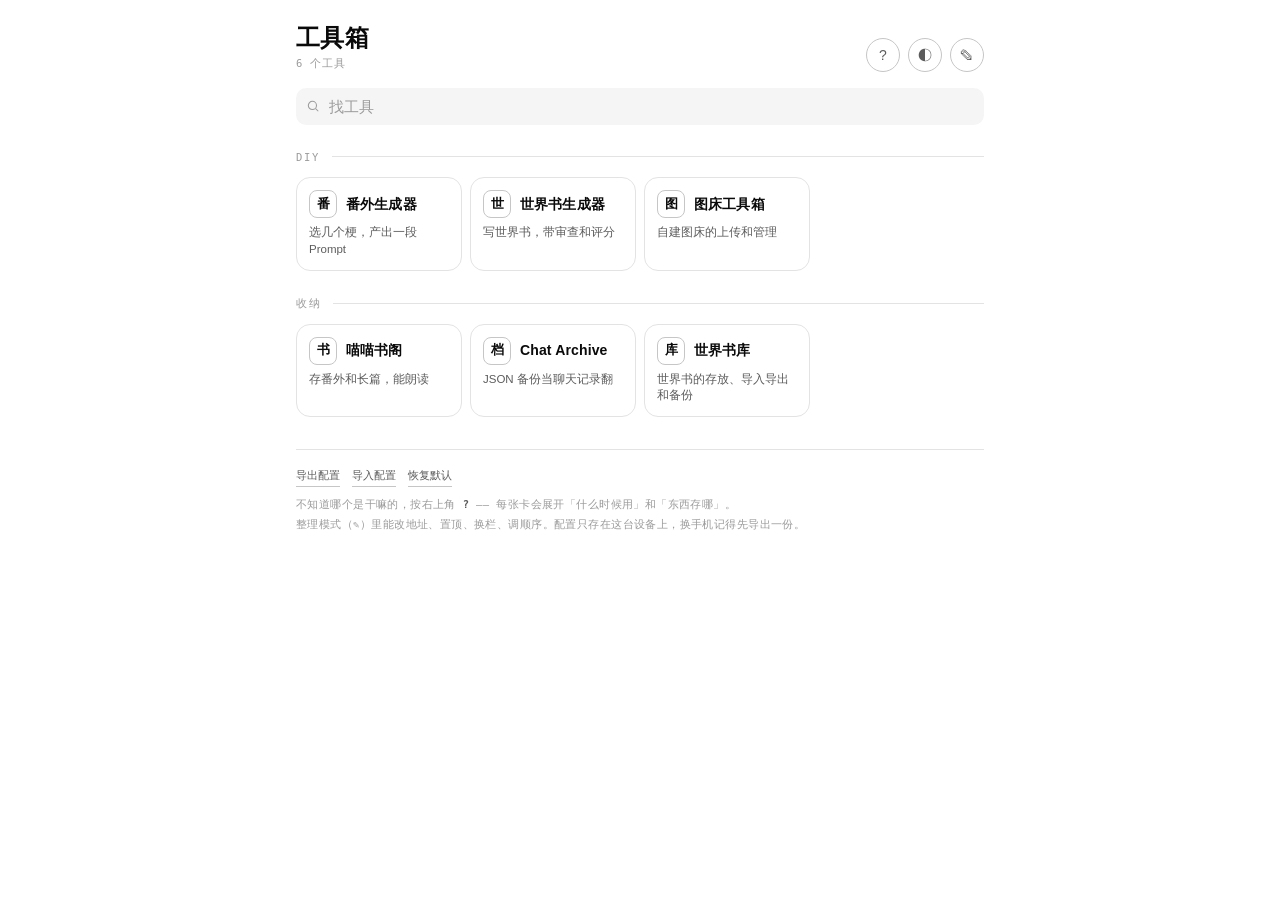
<file: index.html>
<!DOCTYPE html>
<html lang="zh-CN">
<head>
<meta charset="UTF-8">
<meta name="viewport" content="width=device-width,initial-scale=1.0,viewport-fit=cover">
<meta name="apple-mobile-web-app-capable" content="yes">
<meta name="apple-mobile-web-app-status-bar-style" content="default">
<meta name="apple-mobile-web-app-title" content="工具箱">
<meta name="theme-color" content="#FFFFFF">
<link rel="apple-touch-icon" href="icon-180.png">
<link rel="manifest" href="manifest.json">
<link rel="stylesheet" href="theme.css">
<title>工具箱</title>
<style>
/*
  合集页自己的排版。颜色一律从 theme.css 的 --tb-* 里取，
  这里不新发明任何色值 —— 纯黑白，要换皮就去改那个文件。

  卡片刻意压得很扁：一眼扫过去是「图标 + 名字」，说明只留一行，
  路径那种平时没人看的信息收进整理模式里。
*/
*{box-sizing:border-box;-webkit-tap-highlight-color:transparent}
html,body{margin:0;padding:0}
body{
  background:var(--tb-bg);
  color:var(--tb-ink);
  font-family:var(--tb-font);
  font-size:15px;
  line-height:1.6;
  -webkit-font-smoothing:antialiased;
  padding:0 var(--tb-s4) calc(var(--tb-s6) + env(safe-area-inset-bottom));
  max-width:720px;
  margin:0 auto;
}

/* ---------- 顶部 ---------- */
header{
  padding:calc(var(--tb-s5) + env(safe-area-inset-top)) 0 var(--tb-s4);
  display:flex;align-items:flex-end;gap:var(--tb-s2);
}
.title{flex:1;min-width:0}
h1{margin:0;font-size:24px;line-height:1.2;font-weight:600;letter-spacing:.02em}
.sub{
  margin:2px 0 0;font-family:var(--tb-mono);
  font-size:10.5px;color:var(--tb-ink-faint);letter-spacing:.08em;
}
.icon-btn{
  flex:none;width:34px;height:34px;border:1px solid var(--tb-line-strong);
  border-radius:var(--tb-r-pill);background:var(--tb-surface);
  color:var(--tb-ink-soft);font-size:14px;line-height:1;
  display:grid;place-items:center;cursor:pointer;
  transition:background .12s,color .12s,border-color .12s;
}
.icon-btn:active{background:var(--tb-sunk)}
.icon-btn[aria-pressed="true"]{
  background:var(--tb-accent);border-color:var(--tb-accent);color:var(--tb-accent-ink);
}

/* ---------- 搜索 ---------- */
.search{position:relative;margin-bottom:var(--tb-s2)}
.search input{
  width:100%;padding:9px 12px 9px 32px;font-size:15px;
  font-family:inherit;color:var(--tb-ink);
  background:var(--tb-surface-2);border:1px solid transparent;
  border-radius:var(--tb-r-m);outline:none;transition:border-color .12s;
}
.search input:focus{border-color:var(--tb-line-strong);background:var(--tb-surface)}
.search input::placeholder{color:var(--tb-ink-faint)}
.search svg{
  position:absolute;left:10px;top:50%;transform:translateY(-50%);
  width:14px;height:14px;stroke:var(--tb-ink-faint);fill:none;stroke-width:1.8;
}

/* ---------- 分栏标题 ---------- */
.sec{display:flex;align-items:center;gap:var(--tb-s3);margin:var(--tb-s5) 0 var(--tb-s3)}
.sec b{
  font-family:var(--tb-mono);font-size:10.5px;font-weight:500;
  letter-spacing:.16em;color:var(--tb-ink-faint);
}
.sec i{flex:1;height:1px;background:var(--tb-line)}

/* ---------- 卡片 ---------- */
.cards{display:grid;gap:var(--tb-s2);grid-template-columns:repeat(auto-fill,minmax(150px,1fr))}
.card{
  display:flex;flex-direction:column;gap:6px;
  padding:var(--tb-s3);text-decoration:none;color:inherit;
  background:var(--tb-surface);border:1px solid var(--tb-line);
  border-radius:var(--tb-r-l);
  transition:transform .1s,border-color .12s;
}
.card:active{transform:scale(.985);border-color:var(--tb-line-strong)}
.head{display:flex;align-items:center;gap:9px;min-width:0}
.glyph{
  flex:none;width:28px;height:28px;border-radius:8px;
  display:grid;place-items:center;font-size:13px;font-weight:600;
  color:var(--tb-ink);border:1px solid var(--tb-line-strong);
}
/* 置顶的卡只有一个记号：图标反白。不加别的装饰 */
.card.pin .glyph{background:var(--tb-ink);color:var(--tb-bg);border-color:var(--tb-ink)}
.name{
  font-size:14px;font-weight:600;letter-spacing:.01em;
  overflow:hidden;text-overflow:ellipsis;white-space:nowrap;
}
.desc{
  font-size:11.5px;color:var(--tb-ink-soft);line-height:1.45;
  display:-webkit-box;-webkit-line-clamp:2;-webkit-box-orient:vertical;overflow:hidden;
}
body.explain .desc{-webkit-line-clamp:99}
/* 说明模式：平时藏着的两行。展开时卡片会变高，这是有意的 —— 想看清楚就得占地方 */
.more{display:none;font-size:11.5px;color:var(--tb-ink-soft);line-height:1.55}
.more b{
  display:block;font-family:var(--tb-mono);font-size:9.5px;font-weight:500;
  letter-spacing:.12em;color:var(--tb-ink-faint);margin-top:4px;
}
body.explain .more{display:block}
.sec-note{display:none;font-size:11.5px;color:var(--tb-ink-soft);margin:-4px 0 10px;line-height:1.5}
body.explain .sec-note{display:block}
.path{
  display:none;font-family:var(--tb-mono);font-size:10px;color:var(--tb-ink-faint);
  overflow:hidden;text-overflow:ellipsis;white-space:nowrap;
}
body.editing .path{display:block}
.card.no-url{border-style:dashed}
.card.no-url .path{display:block;color:var(--tb-ink-soft)}

/* ---------- 整理模式 ---------- */
.card-tools{
  display:none;flex-wrap:wrap;gap:4px;margin-top:2px;
  padding-top:var(--tb-s2);border-top:1px solid var(--tb-line);
}
body.editing .card-tools{display:flex}
body.editing .card{cursor:default}
.card-tools button{
  flex:1 1 28px;padding:4px 0;font-size:10.5px;font-family:var(--tb-mono);
  color:var(--tb-ink-soft);background:var(--tb-surface-2);
  border:1px solid var(--tb-line);border-radius:var(--tb-r-s);cursor:pointer;
}
.card-tools button:active{background:var(--tb-sunk)}
.card-tools button.on{background:var(--tb-accent);border-color:var(--tb-accent);color:var(--tb-accent-ink)}
.add-tile{
  display:none;align-items:center;justify-content:center;
  min-height:72px;padding:var(--tb-s3);width:100%;margin-top:var(--tb-s3);
  border:1px dashed var(--tb-line-strong);border-radius:var(--tb-r-l);
  background:transparent;color:var(--tb-ink-soft);
  font-family:var(--tb-font);font-size:13px;cursor:pointer;
}
body.editing .add-tile{display:flex}

/* ---------- 底部 ---------- */
footer{
  margin-top:var(--tb-s6);padding-top:var(--tb-s4);
  border-top:1px solid var(--tb-line);
  font-family:var(--tb-mono);font-size:10.5px;color:var(--tb-ink-faint);
  letter-spacing:.04em;line-height:1.9;
}
footer .row{display:flex;flex-wrap:wrap;gap:var(--tb-s3);margin-bottom:var(--tb-s2)}
footer button{
  padding:0;font:inherit;color:var(--tb-ink-soft);
  background:none;border:none;border-bottom:1px solid var(--tb-line-strong);cursor:pointer;
}
footer button:active{color:var(--tb-ink)}
.empty-note{padding:var(--tb-s6) var(--tb-s4);text-align:center;color:var(--tb-ink-faint);font-size:13px}

/* ---------- 弹层 ---------- */
dialog{
  width:min(420px,calc(100vw - 32px));padding:0;
  color:var(--tb-ink);background:var(--tb-surface);
  border:1px solid var(--tb-line-strong);border-radius:var(--tb-r-l);
  box-shadow:var(--tb-shadow-2);
}
dialog::backdrop{background:rgba(0,0,0,.45)}
.sheet{padding:var(--tb-s5)}
.sheet h2{margin:0 0 var(--tb-s4);font-size:17px;font-weight:600}
label{display:block;margin-bottom:var(--tb-s3)}
label span,.field-label{
  display:block;margin-bottom:var(--tb-s1);
  font-family:var(--tb-mono);font-size:10px;letter-spacing:.1em;
  color:var(--tb-ink-faint);
}
label input{
  width:100%;padding:9px 11px;font-size:15px;font-family:inherit;
  color:var(--tb-ink);background:var(--tb-surface-2);
  border:1px solid var(--tb-line);border-radius:var(--tb-r-s);outline:none;
}
label input:focus{border-color:var(--tb-ink)}
.seg{display:flex;gap:var(--tb-s2);margin-bottom:var(--tb-s3)}
.seg button{
  flex:1;padding:8px;font-size:13px;font-family:inherit;cursor:pointer;
  color:var(--tb-ink-soft);background:var(--tb-surface-2);
  border:1px solid var(--tb-line);border-radius:var(--tb-r-s);
}
.seg button[aria-pressed="true"]{
  background:var(--tb-accent);border-color:var(--tb-accent);
  color:var(--tb-accent-ink);font-weight:600;
}
.sheet-actions{display:flex;gap:var(--tb-s2);margin-top:var(--tb-s5)}
.sheet-actions button{
  flex:1;padding:10px;font-size:14px;font-family:inherit;
  border-radius:var(--tb-r-s);cursor:pointer;
  border:1px solid var(--tb-line-strong);
  background:var(--tb-surface);color:var(--tb-ink);
}
.sheet-actions .primary{
  background:var(--tb-accent);border-color:var(--tb-accent);
  color:var(--tb-accent-ink);font-weight:600;
}

/* ---------- 吐司 ---------- */
#toast{
  position:fixed;left:50%;bottom:calc(24px + env(safe-area-inset-bottom));
  transform:translate(-50%,8px);
  padding:7px 14px;font-size:12.5px;
  background:var(--tb-ink);color:var(--tb-bg);
  border-radius:var(--tb-r-pill);
  opacity:0;pointer-events:none;transition:opacity .18s,transform .18s;
}
#toast.on{opacity:1;transform:translate(-50%,0)}
</style>
</head>
<body>

<header>
  <div class="title">
    <h1>工具箱</h1>
    <p class="sub" id="count"></p>
  </div>
  <button class="icon-btn" id="explain-btn" title="这些都是干嘛的" aria-pressed="false">?</button>
  <button class="icon-btn" id="theme-btn" title="日夜">◐</button>
  <button class="icon-btn" id="edit-btn" title="整理" aria-pressed="false">✎</button>
</header>

<div class="search">
  <svg viewBox="0 0 24 24"><circle cx="11" cy="11" r="7"/><path d="M16.5 16.5 21 21"/></svg>
  <input id="q" type="search" placeholder="找工具" autocomplete="off" enterkeyhint="search">
</div>

<main id="main"></main>
<button class="add-tile" id="add-btn">＋　添加一个</button>

<footer>
  <div class="row">
    <button id="export-btn">导出配置</button>
    <button id="import-btn">导入配置</button>
    <button id="reset-btn">恢复默认</button>
    <span id="hidden-note"></span>
  </div>
  <div>不知道哪个是干嘛的，按右上角 <b style="color:var(--tb-ink-soft)">?</b> —— 每张卡会展开「什么时候用」和「东西存哪」。<br>整理模式（✎）里能改地址、置顶、换栏、调顺序。配置只存在这台设备上，换手机记得先导出一份。</div>
</footer>

<input type="file" id="import-file" accept="application/json,.json" hidden>
<div id="toast"></div>

<dialog id="sheet">
  <form class="sheet" id="sheet-form" method="dialog">
    <h2 id="sheet-title">编辑</h2>
    <label><span>名字</span><input id="f-name" required maxlength="20"></label>
    <label><span>一句话说明</span><input id="f-desc" maxlength="40" placeholder="短一点，卡片上只留一两行"></label>
    <label><span>什么时候用（按 ? 时显示）</span><input id="f-when" maxlength="60" placeholder="可留空"></label>
    <label><span>网址</span><input id="f-url" type="url" inputmode="url" placeholder="https://"></label>
    <label><span>图标（一个字或 emoji）</span><input id="f-glyph" maxlength="2"></label>
    <div class="field-label">放哪一栏</div>
    <div class="seg" id="f-group">
      <button type="button" data-group="diy">DIY</button>
      <button type="button" data-group="stash">收纳</button>
    </div>
    <div class="field-label">置顶</div>
    <div class="seg" id="f-pin">
      <button type="button" data-pin="1">置顶</button>
      <button type="button" data-pin="0">不置顶</button>
    </div>
    <div class="sheet-actions">
      <button type="button" id="sheet-cancel">取消</button>
      <button type="button" id="sheet-delete">删除</button>
      <button type="submit" class="primary">保存</button>
    </div>
  </form>
</dialog>

<script src="shell.js"></script>
<script>
/* =====================================================================
   内置的工具清单 —— 出厂设置。
   代码里加一条，所有设备下次打开都会多一张卡；
   在页面上改过的字段存在本地覆盖层里，不会被这里的改动冲掉。

   group：'diy' 是拿来做东西的，'stash' 是拿来存东西的。
   desc  ：越短越好，卡片上最多两行，写长了会被截断。
   ===================================================================== */
const PAGES = location.origin;   // 路径行显示用；工具地址一律由 shell.js 算

// 工具清单来自 shell.js —— 全站唯一一份。合集页的卡片、每个工具里的
// 切换面板，读的都是它，所以加新工具只要改那一个地方。
const BUILTIN = TOOLBOX.TOOLS.map(t => ({
  id: t.id, name: t.name, glyph: t.glyph, group: t.group,
  desc: t.desc, when: t.when, store: t.store,
  url: TOOLBOX.urlOf(t)
}));

const GROUPS = [
  { key:'pin',   label:'置顶', note:'你自己挑上来的' },
  { key:'diy',   label:'DIY',  note:'拿来做东西的。做完的成果一般会存进下面「收纳」里的某一个' },
  { key:'stash', label:'收纳', note:'拿来存东西的。打开就是你已有的东西，不用配 API、不用联网' },
];

/* =====================================================================
   本地状态：只存「和出厂设置的差异」。
   ===================================================================== */
const STORE = 'toolbox.v1';
const blank = () => ({theme:'auto', explain:false, order:[], hidden:[], pinned:[], overrides:{}, custom:[]});

let state = load();

function load(){
  try{
    const raw = localStorage.getItem(STORE);
    if(!raw) return blank();
    // 老版本存下来的配置没有 pinned 这些字段，用 blank() 兜住
    return Object.assign(blank(), JSON.parse(raw));
  }catch(e){
    // 隐私模式 / 清过站点数据 / 存储被拦：一律当没存过，页面照样能用
    return blank();
  }
}
function save(){
  try{ localStorage.setItem(STORE, JSON.stringify(state)); }
  catch(e){ toast('这台设备存不了配置，改动只在本次有效'); }
}

/* 出厂卡片 + 本地覆盖 + 自定义卡片，按保存的顺序拼成一张总表 */
function tools(){
  const merged = BUILTIN.map(t => Object.assign({builtin:true}, t, state.overrides[t.id] || {}))
    .concat(state.custom.map(t => Object.assign({builtin:false, group:'diy'}, t)));
  const rank = id => {
    const i = state.order.indexOf(id);
    return i === -1 ? 1e6 : i;   // 没排过序的排在后面，保持出厂顺序
  };
  return merged.sort((a,b) => rank(a.id) - rank(b.id));
}
function visible(){ return tools().filter(t => !state.hidden.includes(t.id)); }
function isPinned(id){ return state.pinned.includes(id); }

/* 分栏：置顶 / DIY / 收纳。置顶的卡从原来那栏里拿走，不重复出现 */
function sections(){
  const v = visible();
  return GROUPS.map(g => ({
    key:g.key, label:g.label, note:g.note,
    items: g.key === 'pin'
      ? v.filter(t => isPinned(t.id))
      : v.filter(t => !isPinned(t.id) && (t.group || 'diy') === g.key)
  })).filter(s => s.items.length);
}

/* =====================================================================
   渲染
   ===================================================================== */
const main = document.getElementById('main');
const qInput = document.getElementById('q');

function pathOf(url){
  if(!url) return '地址还没填';
  try{
    const u = new URL(url);
    // 自己的东西全在同一个域名下，显示域名没信息量，直接给路径
    if(u.hostname === new URL(PAGES).hostname) return u.pathname;
    return (u.hostname + u.pathname).replace(/\/$/,'');
  }catch(e){ return url; }
}

function render(){
  const kw = qInput.value.trim().toLowerCase();
  main.innerHTML = '';

  // 搜索时不分栏，直接平铺结果 —— 找东西的时候分类只会碍事
  const groups = kw
    ? [{key:'hit', label:'', note:'', items: visible().filter(t =>
        (t.name + ' ' + (t.desc||'')).toLowerCase().includes(kw))}]
    : sections();

  const total = groups.reduce((n,g) => n + g.items.length, 0);
  if(!total){
    const p = document.createElement('p');
    p.className = 'empty-note';
    p.textContent = kw ? '没有叫这个名字的' : '一个都没有了，按右上角 ✎ 再「＋ 添加一个」';
    main.appendChild(p);
  }

  groups.forEach(g => {
    if(g.label){
      const h = document.createElement('div');
      h.className = 'sec';
      h.innerHTML = '<b>' + g.label + '</b><i></i>';
      main.appendChild(h);
      if(g.note){
        const n = document.createElement('div');
        n.className = 'sec-note';
        n.textContent = g.note;
        main.appendChild(n);
      }
    }
    const wrap = document.createElement('div');
    wrap.className = 'cards';
    g.items.forEach((t, i) => wrap.appendChild(card(t, i, g.items.length)));
    main.appendChild(wrap);
  });

  const n = visible().length, h = state.hidden.length;
  document.getElementById('count').textContent =
    `${n} 个工具` + (h ? ` · 藏了 ${h} 个` : '');
  document.getElementById('hidden-note').innerHTML = h
    ? `<button id="unhide-btn">放出藏起来的 ${h} 个</button>` : '';
  const un = document.getElementById('unhide-btn');
  if(un) un.onclick = () => { state.hidden = []; save(); render(); };
}

function card(t, i, len){
  const el = document.createElement('a');
  el.className = 'card' + (isPinned(t.id) ? ' pin' : '') + (t.url ? '' : ' no-url');
  el.href = t.url || '#';
  // 自家的工具原地跳 —— 它们本来就是同一个站，新标签反而会切断"回工具箱"那条路。
  // 只有指向站外的自定义卡片才另开一个标签。
  let external = false;
  try{ external = new URL(t.url, location.href).origin !== location.origin; }catch(e){}
  if(t.url && external){
    el.target = '_blank';
    el.rel = 'noopener';
  }
  el.innerHTML = `
    <div class="head">
      <div class="glyph">${esc(t.glyph || t.name.slice(0,1))}</div>
      <div class="name">${esc(t.name)}</div>
    </div>
    ${t.desc ? `<div class="desc">${esc(t.desc)}</div>` : ''}
    ${t.when ? `<div class="more"><b>什么时候用</b>${esc(t.when)}</div>` : ''}
    ${t.store ? `<div class="more"><b>东西存哪</b>${esc(t.store)}</div>` : ''}
    <div class="path">${esc(pathOf(t.url))}</div>
    <div class="card-tools"></div>`;

  const bar = el.querySelector('.card-tools');
  bar.append(
    btn('改', () => openSheet(t.id)),
    btn('顶', () => togglePin(t.id), false, isPinned(t.id)),
    btn('藏', () => { state.hidden.push(t.id); save(); render(); toast('藏起来了'); }),
    btn('↑', () => move(t.id, -1), i === 0),
    btn('↓', () => move(t.id, 1), i === len - 1),
  );

  el.addEventListener('click', e => {
    const editing = document.body.classList.contains('editing');
    if(editing || !t.url) e.preventDefault();
    if(!editing && !t.url){
      openSheet(t.id);
      toast('这张卡还没填地址');
    }
  });
  return el;
}

function btn(text, fn, disabled, on){
  const b = document.createElement('button');
  b.type = 'button';
  b.textContent = text;
  if(on) b.className = 'on';
  if(disabled){ b.disabled = true; b.style.opacity = .3; }
  b.addEventListener('click', e => {
    e.preventDefault(); e.stopPropagation();
    if(!disabled) fn();
  });
  return b;
}

function togglePin(id){
  const i = state.pinned.indexOf(id);
  if(i === -1) state.pinned.push(id); else state.pinned.splice(i, 1);
  save(); render();
  toast(i === -1 ? '置顶了' : '取消置顶');
}

/* ↑↓ 只在本栏里挪，不会跨栏乱跑 */
function move(id, delta){
  const sec = sections().find(s => s.items.some(t => t.id === id));
  if(!sec) return;
  const ids = sec.items.map(t => t.id);
  const i = ids.indexOf(id), j = i + delta;
  if(j < 0 || j >= ids.length) return;
  // 先把完整顺序写实（含藏起来的），再把这两张卡的位置对调
  const full = tools().map(t => t.id);
  const a = full.indexOf(id), b = full.indexOf(ids[j]);
  [full[a], full[b]] = [full[b], full[a]];
  state.order = full;
  save(); render();
}

function esc(s){
  return String(s).replace(/[&<>"']/g, c =>
    ({'&':'&amp;','<':'&lt;','>':'&gt;','"':'&quot;',"'":'&#39;'}[c]));
}

/* =====================================================================
   编辑 / 添加弹层
   ===================================================================== */
const sheet = document.getElementById('sheet');
const fName = document.getElementById('f-name');
const fDesc = document.getElementById('f-desc');
const fWhen = document.getElementById('f-when');
const fUrl = document.getElementById('f-url');
const fGlyph = document.getElementById('f-glyph');
const groupBox = document.getElementById('f-group');
const pinBox = document.getElementById('f-pin');
let editingId = null, pickedGroup = 'diy', pickedPin = false;

groupBox.addEventListener('click', e => {
  const b = e.target.closest('button'); if(!b) return;
  pickedGroup = b.dataset.group; paintSeg();
});
pinBox.addEventListener('click', e => {
  const b = e.target.closest('button'); if(!b) return;
  pickedPin = b.dataset.pin === '1'; paintSeg();
});
function paintSeg(){
  [...groupBox.children].forEach(b =>
    b.setAttribute('aria-pressed', String(b.dataset.group === pickedGroup)));
  [...pinBox.children].forEach(b =>
    b.setAttribute('aria-pressed', String((b.dataset.pin === '1') === pickedPin)));
}

function openSheet(id){
  editingId = id;
  const t = id ? tools().find(x => x.id === id) : null;
  document.getElementById('sheet-title').textContent = t ? '编辑 ' + t.name : '添加一个';
  fName.value = t ? t.name : '';
  fDesc.value = t ? (t.desc || '') : '';
  fWhen.value = t ? (t.when || '') : '';
  fUrl.value = t ? (t.url || '') : '';
  fGlyph.value = t ? (t.glyph || '') : '';
  pickedGroup = t ? (t.group || 'diy') : 'diy';
  pickedPin = t ? isPinned(t.id) : false;
  paintSeg();
  // 出厂卡片不能删，只能藏 —— 删了代码里还在，下次打开又回来，反而更困惑
  document.getElementById('sheet-delete').style.display = (t && !t.builtin) ? '' : 'none';
  sheet.showModal();
}

document.getElementById('sheet-form').addEventListener('submit', e => {
  e.preventDefault();
  const patch = {
    name: fName.value.trim() || '未命名',
    desc: fDesc.value.trim(),
    when: fWhen.value.trim(),
    url: fUrl.value.trim(),
    glyph: fGlyph.value.trim(),
    group: pickedGroup,
  };
  let id = editingId;
  if(id){
    const t = tools().find(x => x.id === id);
    if(t.builtin){
      state.overrides[id] = Object.assign({}, state.overrides[id], patch);
    }else{
      Object.assign(state.custom.find(x => x.id === id), patch);
    }
  }else{
    id = 'c' + Date.now().toString(36);
    state.custom.push(Object.assign({id}, patch));
  }
  const pinnedNow = isPinned(id);
  if(pickedPin && !pinnedNow) state.pinned.push(id);
  if(!pickedPin && pinnedNow) state.pinned.splice(state.pinned.indexOf(id), 1);

  save(); sheet.close(); render(); toast('存好了');
});
document.getElementById('sheet-cancel').onclick = () => sheet.close();
document.getElementById('sheet-delete').onclick = () => {
  state.custom = state.custom.filter(x => x.id !== editingId);
  state.order = state.order.filter(x => x !== editingId);
  state.pinned = state.pinned.filter(x => x !== editingId);
  save(); sheet.close(); render(); toast('删掉了');
};

/* =====================================================================
   顶部按钮 / 导入导出
   ===================================================================== */
document.getElementById('add-btn').onclick = () => openSheet(null);

const explainBtn = document.getElementById('explain-btn');
function applyExplain(){
  document.body.classList.toggle('explain', !!state.explain);
  explainBtn.setAttribute('aria-pressed', String(!!state.explain));
}
explainBtn.onclick = () => {
  state.explain = !state.explain;
  save(); applyExplain();
};

const editBtn = document.getElementById('edit-btn');
editBtn.onclick = () => {
  const on = document.body.classList.toggle('editing');
  editBtn.setAttribute('aria-pressed', String(on));
};

const themeBtn = document.getElementById('theme-btn');
const THEMES = ['auto','light','dark'];
const THEME_LABEL = {auto:'◐', light:'☀', dark:'☾'};
function applyTheme(){
  const t = state.theme;
  if(t === 'auto') document.documentElement.removeAttribute('data-theme');
  else document.documentElement.setAttribute('data-theme', t);
  themeBtn.textContent = THEME_LABEL[t];
  const dark = t === 'dark' || (t === 'auto' && matchMedia('(prefers-color-scheme:dark)').matches);
  document.querySelector('meta[name=theme-color]').content = dark ? '#000000' : '#FFFFFF';
}
themeBtn.onclick = () => {
  state.theme = THEMES[(THEMES.indexOf(state.theme) + 1) % 3];
  save(); applyTheme();
};
// 跟随系统的时候，系统半夜自己切了也要跟上
matchMedia('(prefers-color-scheme:dark)').addEventListener('change', () => {
  if(state.theme === 'auto') applyTheme();
});

document.getElementById('export-btn').onclick = () => {
  const blob = new Blob([JSON.stringify(state, null, 2)], {type:'application/json'});
  const a = document.createElement('a');
  a.href = URL.createObjectURL(blob);
  a.download = 'toolbox-' + new Date().toISOString().slice(0,10) + '.json';
  a.click();
  setTimeout(() => URL.revokeObjectURL(a.href), 1000);
};

const importFile = document.getElementById('import-file');
document.getElementById('import-btn').onclick = () => importFile.click();
importFile.onchange = async () => {
  const f = importFile.files[0];
  if(!f) return;
  try{
    state = Object.assign(blank(), JSON.parse(await f.text()));
    save(); applyTheme(); applyExplain(); render(); toast('导进来了');
  }catch(e){ toast('这个文件读不了'); }
  importFile.value = '';
};

document.getElementById('reset-btn').onclick = () => {
  if(!confirm('恢复默认？自己加的卡片、改过的地址和置顶都会没有。')) return;
  state = blank(); save(); applyTheme(); applyExplain(); render(); toast('回到出厂了');
};

qInput.addEventListener('input', render);

let toastTimer;
function toast(msg){
  const el = document.getElementById('toast');
  el.textContent = msg;
  el.classList.add('on');
  clearTimeout(toastTimer);
  toastTimer = setTimeout(() => el.classList.remove('on'), 1800);
}

applyTheme();
applyExplain();
render();

if('serviceWorker' in navigator){
  navigator.serviceWorker.register('sw.js').catch(() => {});
}
</script>
</body>
</html>
</file>
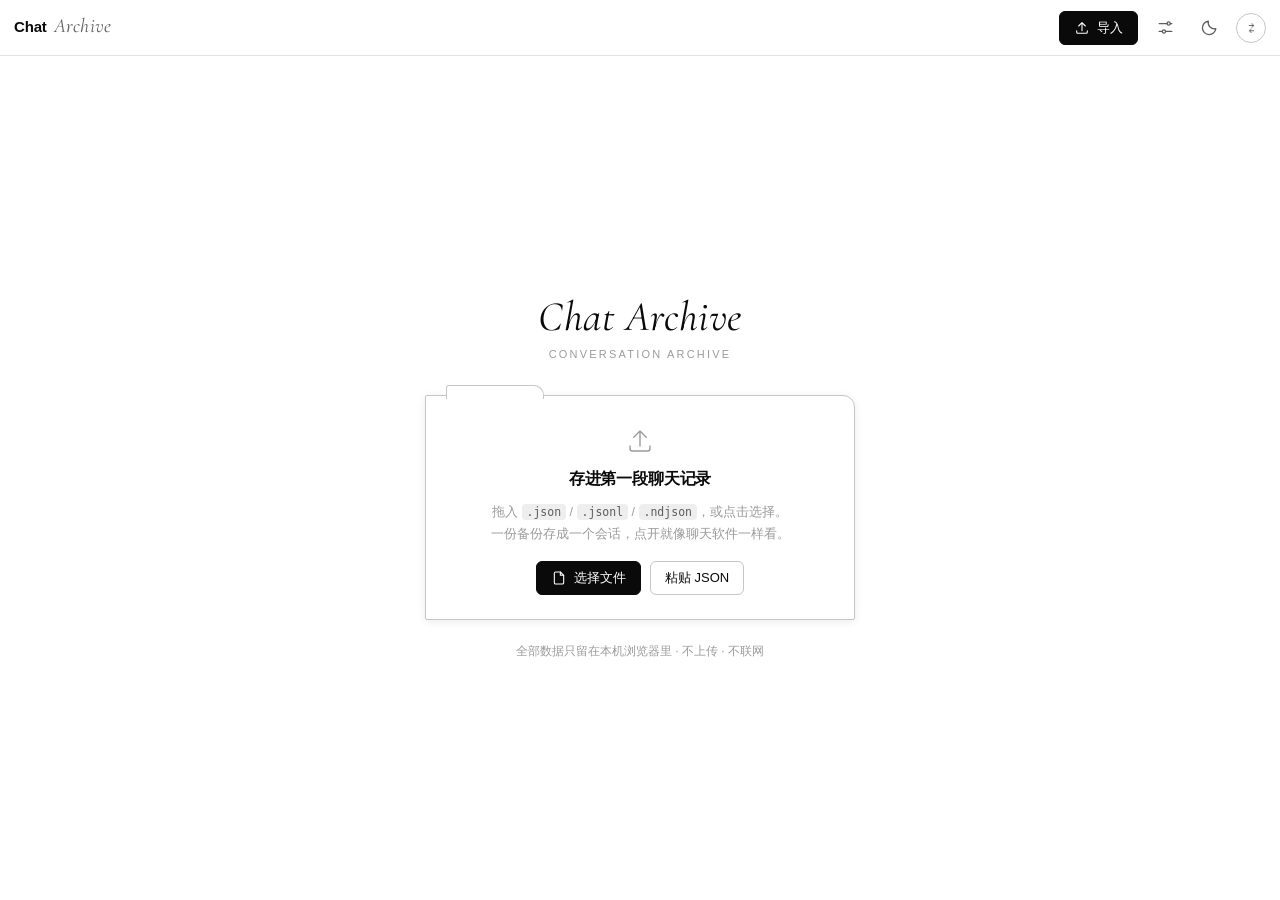
<file: archive/index.html>
<!DOCTYPE html>
<html lang="zh-CN">
<head>
<meta charset="UTF-8">
<meta name="viewport" content="width=device-width, initial-scale=1.0, viewport-fit=cover">
<title>Chat Archive · 聊天记录存档</title>
<link rel="preconnect" href="https://fonts.googleapis.com">
<link rel="preconnect" href="https://fonts.gstatic.com" crossorigin>
<link href="https://fonts.googleapis.com/css2?family=Cormorant+Garamond:ital,wght@0,300;0,400;1,300;1,400&display=swap" rel="stylesheet">
<style>
:root {
  --bg:#f6f7f9; --panel:#ffffff; --panel-2:#f0f2f6; --sunk:#e9ecf1;
  --fg:#10131a; --fg-2:#565e6c; --fg-3:#8b93a2; --fg-4:#b3bac6;
  --line:#e1e5ec; --line-2:#cbd1db; --ink:#10131a; --paper:#fbfcfd;
  --mark-bg:#10131a; --mark-fg:#ffffff;
  --shadow-1:0 1px 2px rgba(16,19,26,.05);
  --shadow-2:0 4px 14px rgba(16,19,26,.07);
  --shadow-3:0 18px 48px rgba(16,19,26,.13);
  --r:10px; --r-sm:7px;
  --img-max:150px;                 /* 图片 / 表情包的最大边长，可在自定义 CSS 里改 */
  --font:-apple-system,BlinkMacSystemFont,"Segoe UI","PingFang SC","Hiragino Sans GB","Microsoft YaHei",Roboto,Helvetica,Arial,sans-serif;
  --mono:ui-monospace,SFMono-Regular,"SF Mono",Menlo,Consolas,monospace;
  --script:"Cormorant Garamond",Didot,"Bodoni MT","Playfair Display",Georgia,"Times New Roman",serif;
}
:root[data-theme="dark"] {
  --bg:#0a0c10; --panel:#101319; --panel-2:#161a21; --sunk:#0d1015;
  --fg:#e8ebf0; --fg-2:#969fae; --fg-3:#69717f; --fg-4:#4a515d;
  --line:#1f242c; --line-2:#2b323c; --ink:#e8ebf0; --paper:#13171d;
  --mark-bg:#e8ebf0; --mark-fg:#0a0c10;
  --shadow-1:0 1px 2px rgba(0,0,0,.4);
  --shadow-2:0 4px 14px rgba(0,0,0,.45);
  --shadow-3:0 18px 48px rgba(0,0,0,.6);
}
* { margin:0; padding:0; box-sizing:border-box; }
[hidden] { display:none !important; }
html, body { height:100%; }
body {
  font-family:var(--font); background:var(--bg); color:var(--fg);
  font-size:14px; line-height:1.5; -webkit-font-smoothing:antialiased; overflow:hidden;
}
::selection { background:var(--mark-bg); color:var(--mark-fg); }
button, input, select, textarea { font-family:inherit; }
.script { font-family:var(--script); font-style:italic; font-weight:400; letter-spacing:.012em; }
.i { width:16px; height:16px; flex:none; stroke:currentColor; fill:none;
     stroke-width:1.6; stroke-linecap:round; stroke-linejoin:round; display:block; }
.i-lg { width:19px; height:19px; }
.i-xl { width:30px; height:30px; stroke-width:1.1; }
.flex-1 { flex:1; min-width:0; }

/* ============================ 通用控件 ============================ */
.btn {
  display:inline-flex; align-items:center; justify-content:center; gap:7px;
  height:34px; padding:0 14px; border-radius:var(--r-sm);
  border:1px solid var(--ink); background:var(--ink); color:var(--panel);
  font-size:13px; font-weight:500; cursor:pointer; white-space:nowrap;
  transition:opacity .15s, background .15s, transform .1s;
}
.btn:hover { opacity:.85; }
.btn:active { transform:translateY(1px); }
.btn.ghost { background:transparent; color:var(--fg); border-color:var(--line-2); }
.btn.ghost:hover { background:var(--panel-2); opacity:1; }
.btn.quiet { background:transparent; color:var(--fg-2); border-color:transparent; }
.btn.quiet:hover { background:var(--panel-2); color:var(--fg); opacity:1; }
.btn.danger { border-color:var(--line-2); background:transparent; color:#b4242a; }
:root[data-theme="dark"] .btn.danger { color:#ff7b7b; }
.btn.danger:hover { background:rgba(180,36,42,.08); opacity:1; }
.btn:disabled { opacity:.35; cursor:not-allowed; }
.btn.block { width:100%; }
.btn.sm { height:28px; padding:0 10px; font-size:12.5px; }

.iconbtn {
  display:inline-flex; align-items:center; justify-content:center;
  width:34px; height:34px; border-radius:var(--r-sm); border:0;
  background:transparent; color:var(--fg-2); cursor:pointer; flex:none;
  transition:background .15s, color .15s;
}
.iconbtn:hover { background:var(--panel-2); color:var(--fg); }
.iconbtn:disabled { opacity:.3; cursor:not-allowed; }

.searchbox {
  display:flex; align-items:center; gap:8px; background:var(--sunk);
  border:1px solid transparent; border-radius:var(--r); padding:0 10px; height:34px;
  transition:border-color .15s, background .15s;
}
.searchbox:focus-within { background:var(--panel); border-color:var(--line-2); }
.searchbox svg { color:var(--fg-3); }
.searchbox input { flex:1; min-width:0; border:0; background:transparent; outline:0; font-size:14px; color:var(--fg); }
.searchbox input::placeholder { color:var(--fg-3); }

/* ============================ 头像 ============================ */
.avatar {
  width:38px; height:38px; border-radius:50%; flex:none; overflow:hidden;
  display:flex; align-items:center; justify-content:center;
  font-size:14px; font-weight:600; border:1px solid var(--line-2);
  background:var(--panel-2); color:var(--fg); user-select:none;
}
.avatar img { width:100%; height:100%; object-fit:cover; display:block; }
:root[data-avatar="square"] .avatar { border-radius:9px; }
:root[data-avatar="square"] .avatar.sm { border-radius:8px; }
:root[data-avatar="square"] .avatar.xs { border-radius:6px; }
:root[data-avatar="square"] .avatar-edit { border-radius:9px; }
.avatar.sm { width:30px; height:30px; font-size:12px; }
.avatar.xs { width:24px; height:24px; font-size:10.5px; }
.avatar.lg { width:46px; height:46px; font-size:17px; }
.avatar.g0 { background:#12151b; color:#fff; border-color:#12151b }
.avatar.g1 { background:#333a45; color:#fff; border-color:#333a45 }
.avatar.g2 { background:#5b6472; color:#fff; border-color:#5b6472 }
.avatar.g3 { background:#8790a0; color:#fff; border-color:#8790a0 }
.avatar.g4 { background:#b7bfcb; color:#12151b; border-color:#b7bfcb }
.avatar.g5 { background:#dde2e9; color:#12151b; border-color:#d2d8e1 }
:root[data-theme="dark"] .avatar.g0 { background:#e8ebf0; color:#0a0c10; border-color:#e8ebf0 }
:root[data-theme="dark"] .avatar.g1 { background:#c2c9d3; color:#0a0c10; border-color:#c2c9d3 }
:root[data-theme="dark"] .avatar.g2 { background:#8d96a4; color:#0a0c10; border-color:#8d96a4 }
:root[data-theme="dark"] .avatar.g3 { background:#5c6470; color:#e8ebf0; border-color:#5c6470 }
:root[data-theme="dark"] .avatar.g4 { background:#333a45; color:#e8ebf0; border-color:#333a45 }
:root[data-theme="dark"] .avatar.g5 { background:#1d222a; color:#c2c9d3; border-color:#272d36 }
.avstack { display:flex; flex:none; }
.avstack .avatar { margin-left:-11px; box-shadow:0 0 0 2px var(--panel); position:relative; }
.avstack .avatar:first-child { margin-left:0; }
.avstack .avatar:nth-child(1) { z-index:3; }
.avstack .avatar:nth-child(2) { z-index:2; }
.avstack .avatar:nth-child(3) { z-index:1; }
.avatar-wrap { position:relative; display:inline-flex; }
.avatar-edit {
  position:absolute; inset:0; display:flex; align-items:center; justify-content:center;
  background:rgba(10,12,16,.62); color:#fff; opacity:0; transition:opacity .15s;
  cursor:pointer; border-radius:50%;
}
.avatar-wrap:hover .avatar-edit { opacity:1; }
.avatar-edit .i { width:14px; height:14px; }

/* ============================ 外壳 / 路由 ============================ */
.app { height:100vh; height:100dvh; display:flex; flex-direction:column; }
#list, #chat { display:none; flex:1; min-height:0; flex-direction:column; }
/* 抽屉用 translateX(100%) 停在屏幕外，必须由 #chat 兜住，
   否则它会把文档撑宽一个抽屉的宽度，手机上整页被缩放 */
#chat { position:relative; overflow:hidden; }
.app[data-route="list"] #list { display:flex; }
.app[data-route="chat"] #chat { display:flex; }

.topbar {
  display:flex; align-items:center; gap:10px; padding:0 14px; height:56px;
  border-bottom:1px solid var(--line); background:var(--panel); flex:none; position:relative; z-index:20;
}
.brand { display:flex; align-items:baseline; gap:7px; user-select:none; white-space:nowrap; }
.brand b { font-weight:600; font-size:15px; letter-spacing:-.012em; }
.brand .script { font-size:20px; color:var(--fg-2); line-height:1; }

/* ============================ 会话列表 ============================ */
.list-head { padding:22px 12px 14px; flex:none; }
.list-head-in { max-width:820px; margin:0 auto; display:flex; align-items:flex-end; gap:12px; padding:0 12px; }
.list-head .script { font-size:31px; line-height:1; display:block; }
.list-head .sub { font-size:11px; letter-spacing:.18em; text-transform:uppercase; color:var(--fg-3); margin-top:5px; }
.list-meta { font-size:12px; color:var(--fg-3); font-variant-numeric:tabular-nums; text-align:right; line-height:1.7; }
.list-body { flex:1; overflow-y:auto; padding:0 12px 40px; }
.convs { max-width:820px; margin:0 auto; }

.conv {
  display:flex; align-items:center; gap:13px; width:100%; padding:12px 12px;
  border:0; background:transparent; border-radius:12px; cursor:pointer;
  text-align:left; color:var(--fg); position:relative;
  transition:background .14s;
}
.conv:hover { background:var(--panel); box-shadow:var(--shadow-1); }
.conv + .conv { margin-top:2px; }
.conv-main { min-width:0; flex:1; display:block; }
.conv-top { display:flex; align-items:baseline; gap:8px; }
.conv-title { font-size:15px; font-weight:600; letter-spacing:-.01em; white-space:nowrap; overflow:hidden; text-overflow:ellipsis; }
.conv-date { margin-left:auto; font-size:11.5px; color:var(--fg-4); font-variant-numeric:tabular-nums; flex:none; }
.conv-last { display:block; font-size:13px; color:var(--fg-3); white-space:nowrap; overflow:hidden; text-overflow:ellipsis; margin-top:2px; }
.conv-last b { color:var(--fg-2); font-weight:500; }
.conv-tail { display:flex; flex-direction:column; align-items:flex-end; gap:5px; flex:none; }
.conv-count {
  font-size:11px; color:var(--fg-3); font-variant-numeric:tabular-nums;
  background:var(--sunk); border-radius:99px; padding:2px 8px;
}
.conv-more { opacity:0; transition:opacity .14s; }
.conv:hover .conv-more { opacity:1; }

.empty {
  flex:1; display:flex; flex-direction:column; align-items:center; justify-content:center;
  gap:22px; padding:30px; text-align:center;
}
.empty-mark .script { font-size:42px; line-height:1; display:block; }
.empty-mark .sub { font-size:11px; letter-spacing:.2em; text-transform:uppercase; color:var(--fg-3); margin-top:8px; }
.dropzone {
  position:relative; width:min(430px,100%); background:var(--paper);
  border:1px solid var(--line-2); border-radius:2px 12px 2px 2px; padding:30px 26px 24px;
  display:flex; flex-direction:column; align-items:center; gap:11px; cursor:pointer;
  box-shadow:var(--shadow-2); transition:border-color .18s, box-shadow .18s, transform .18s;
  margin-top:11px;
}
.dropzone::before {
  content:""; position:absolute; top:-11px; left:20px; width:96px; height:13px;
  background:var(--paper); border:1px solid var(--line-2); border-bottom:0; border-radius:3px 10px 0 0;
}
.dropzone:hover, .dropzone.over { border-color:var(--fg-3); box-shadow:var(--shadow-3); transform:translateY(-2px); }
.dropzone:hover::before, .dropzone.over::before { border-color:var(--fg-3); }
.dropzone h2 { font-size:16px; font-weight:600; letter-spacing:-.01em; }
.dropzone p { font-size:12.5px; color:var(--fg-3); line-height:1.75; }
.dropzone code { font-family:var(--mono); font-size:11.5px; background:var(--sunk); padding:1px 5px; border-radius:4px; color:var(--fg-2); }
.intro-actions { display:flex; gap:9px; margin-top:4px; flex-wrap:wrap; justify-content:center; }
.foot-note { font-size:12px; color:var(--fg-4); }

/* ============================ 聊天界面 ============================ */
.chat-head {
  display:flex; align-items:center; gap:11px; padding:0 12px; height:60px;
  border-bottom:1px solid var(--line); background:var(--panel); flex:none; position:relative; z-index:20;
}
.chat-id { min-width:0; flex:1; display:flex; align-items:center; gap:11px; cursor:pointer; border:0; background:none; color:var(--fg); text-align:left; padding:4px 6px; border-radius:9px; }
.chat-id:hover { background:var(--panel-2); }
.chat-id > span:last-child { display:block; min-width:0; flex:1; }
.chat-title { display:block; font-size:15px; font-weight:600; letter-spacing:-.012em; white-space:nowrap; overflow:hidden; text-overflow:ellipsis; }
.chat-sub { display:block; font-size:11.5px; color:var(--fg-3); font-variant-numeric:tabular-nums; margin-top:1px; white-space:nowrap; overflow:hidden; text-overflow:ellipsis; }
.chat-search { position:absolute; inset:0; display:flex; align-items:center; gap:8px; padding:0 12px; background:var(--panel); z-index:5; }
.chat-search .searchbox { flex:1; }

/* 浮动的日期胶囊和「继续」胶囊要相对消息区定位；
   直接挂在 #chat 上会跑到标题栏底下去，看不见也点不到 */
.chat-body { position:relative; flex:1; min-height:0; display:flex; flex-direction:column; }
.viewport { flex:1; overflow-y:auto; overflow-x:hidden; position:relative; contain:strict; background:var(--bg); }
.spacer { position:relative; width:100%; }
.row { position:absolute; top:0; left:0; right:0; will-change:transform; }

.daysep { display:flex; align-items:center; justify-content:center; padding:12px 0 8px; }
.daysep span {
  font-size:11px; color:var(--fg-3); background:var(--panel); border:1px solid var(--line);
  border-radius:99px; padding:3px 12px; font-variant-numeric:tabular-nums;
}

.msg { display:flex; gap:10px; padding:5px 18px; align-items:flex-start; position:relative; }
.msg-body { min-width:0; flex:1; }
.msg-head { display:flex; align-items:baseline; gap:8px; margin-bottom:3px; flex-wrap:wrap; }
.msg-name { font-size:12.5px; font-weight:600; letter-spacing:-.005em; }
.msg-time { font-size:11px; color:var(--fg-4); font-variant-numeric:tabular-nums; }
.msg-idx { font-size:10.5px; color:var(--fg-4); font-family:var(--mono); margin-left:auto; opacity:0; }
.msg:hover .msg-idx { opacity:1; }
.msg-text { font-size:14.5px; line-height:1.66; color:var(--fg); white-space:pre-wrap; word-break:break-word; overflow-wrap:anywhere; }
.msg-img {
  display:block; margin:4px 0 2px; max-width:min(var(--img-max),100%); max-height:var(--img-max);
  min-width:24px; min-height:24px; width:auto; height:auto; object-fit:contain; border-radius:9px;
  border:1px solid var(--line); background:var(--sunk);
}
.msg.chat.self .msg-img { margin-left:auto; }
.msg-link.broken { display:inline-block; font-size:11.5px; color:var(--fg-4); word-break:break-all; }
.linkbox { display:inline; }
.linkbox.ok > .msg-link { display:none; }
.msg-link { color:var(--fg-2); text-decoration:underline; text-underline-offset:2px; word-break:break-all; }
.msg-link:hover { color:var(--fg); }
.msg.chat.self .msg-link { color:var(--panel); opacity:.85; }
.msg-text.clamped { max-height:8.4em; overflow:hidden;
  -webkit-mask-image:linear-gradient(180deg,#000 66%,transparent); mask-image:linear-gradient(180deg,#000 66%,transparent); }
.msg-more { margin-top:4px; font-size:11.5px; color:var(--fg-2); background:none; border:0; padding:0;
  cursor:pointer; text-decoration:underline; text-underline-offset:3px; }
.msg-more:hover { color:var(--fg); }
.msg-open { position:absolute; top:2px; right:8px; opacity:0; transition:opacity .14s; width:26px; height:26px; }
.msg:hover .msg-open { opacity:1; }
mark { background:var(--mark-bg); color:var(--mark-fg); border-radius:2px; padding:0 1px; }

/* 气泡（默认） */
.msg.chat { align-items:flex-start; }
.msg.chat .msg-body { display:flex; flex-direction:column; align-items:flex-start; max-width:min(76%,640px); flex:0 1 auto; }
.msg.chat .msg-head { padding:0 3px; }
.msg.chat .bubble {
  background:var(--panel); border:1px solid var(--line); border-radius:4px 14px 14px 14px;
  padding:9px 13px; box-shadow:var(--shadow-1); width:fit-content; max-width:100%;
}
.msg.chat.self { flex-direction:row-reverse; }
.msg.chat.self .msg-body { align-items:flex-end; margin-left:auto; }
.msg.chat.self .msg-head { flex-direction:row-reverse; }
.msg.chat.self .msg-idx { margin:0 auto 0 0; }
.msg.chat.self .bubble { background:var(--ink); border-color:var(--ink); border-radius:14px 4px 14px 14px; }
.msg.chat.self .msg-text { color:var(--panel); }
.msg.chat.self mark { background:var(--panel); color:var(--ink); }
.msg.chat.self .msg-tags { justify-content:flex-end; }
.msg.chat .msg-tags { padding:0 3px; }
.msg.chat.hit .bubble { border-color:var(--fg-3); box-shadow:0 0 0 3px var(--sunk); }
/* 纯表情包 / 纯图片的消息：不套气泡，就是一张图 */
.msg.media-only .bubble { background:none; border:0; box-shadow:none; padding:0; }
.msg.media-only .msg-img { border:0; background:none; margin:2px 0; border-radius:10px; }
.msg.chat.media-only.hit .bubble { box-shadow:none; }
.msg.media-only .msg-trans { border-top:0; padding-top:0; margin-top:4px; }
.msg.chat .msg-open { right:2px; }
/* 连续同一个人：省掉重复的名字和头像 */
.msg.chat.cont { padding-top:1px; }
.msg.chat.cont .msg-head { display:none; }
.msg.chat.cont .avatar { visibility:hidden; }

/* 平铺（群聊人多时） */
.msg.flat { padding:8px 20px; }
.msg.flat:hover { background:var(--panel-2); }
.msg.flat.hit { background:var(--panel-2); box-shadow:inset 2px 0 0 var(--fg); }

/* 翻译：没有按钮，点消息本身出现；只是一行更淡的字，上面一条细线 */
.msg-trans {
  margin-top:7px; padding-top:6px; border-top:1px solid var(--line);
  font-size:13px; line-height:1.62; color:var(--fg-3);
  white-space:pre-wrap; word-break:break-word; overflow-wrap:anywhere;
}
.msg.chat.self .msg-trans { border-top-color:rgba(255,255,255,.22); color:rgba(255,255,255,.66); }
:root[data-theme="dark"] .msg.chat.self .msg-trans { border-top-color:rgba(0,0,0,.2); color:rgba(10,12,16,.6); }
.msg.flat .msg-trans { border-top:0; padding-top:2px; margin-top:4px; }
.has-trans .bubble, .msg.flat.has-trans .msg-body { cursor:pointer; }
/* 多选：只在左边加一个小对勾，气泡本身不做任何选中态 */
.msg-check {
  position:absolute; left:14px; top:50%; transform:translateY(-50%);
  width:19px; height:19px; border-radius:50%; border:1.5px solid var(--line-2);
  background:var(--panel); display:flex; align-items:center; justify-content:center;
  color:transparent; flex:none; cursor:pointer; z-index:2;
}
.msg-check .i { width:12px; height:12px; stroke-width:2.6; }
.row.sel .msg-check { background:var(--ink); border-color:var(--ink); color:var(--panel); }
.app[data-sel="1"] .msg { padding-left:44px; }
.app[data-sel="1"] .msg.chat.self { padding-left:44px; }
.app[data-sel="1"] .msg-open { display:none; }
.app[data-sel="1"] .viewport { user-select:none; -webkit-user-select:none; }

.selbar {
  position:absolute; left:0; right:0; bottom:0; z-index:12;
  display:flex; align-items:center; gap:6px; padding:9px 12px;
  background:var(--panel); border-top:1px solid var(--line); box-shadow:0 -4px 14px rgba(16,19,26,.06);
}
:root[data-theme="dark"] .selbar { box-shadow:0 -4px 14px rgba(0,0,0,.4); }
.selbar .btn { flex:1; min-width:0; }
.sel-head { position:absolute; inset:0; display:flex; align-items:center; gap:8px; padding:0 12px; background:var(--panel); z-index:6; }
.sel-count { font-size:14px; font-weight:600; }

.msg-tags { display:flex; flex-wrap:wrap; gap:5px; margin-top:5px; }
.tag {
  display:inline-flex; align-items:baseline; gap:5px; max-width:100%;
  border:1px solid var(--line); background:var(--panel); border-radius:5px;
  padding:1px 6px; font-size:11px; color:var(--fg-2);
}
.tag k { color:var(--fg-4); font-family:var(--mono); font-size:10px; letter-spacing:.03em; }
.tag v { overflow:hidden; text-overflow:ellipsis; white-space:nowrap; max-width:220px; }
.tag.more { cursor:pointer; border-style:dashed; color:var(--fg-3); }
.tag.more:hover { color:var(--fg); border-color:var(--fg-3); }

/* 搜索结果条目 */
.msg.result { cursor:pointer; padding:10px 18px; }
.msg.result:hover { background:var(--panel-2); }
.msg.result .msg-text { font-size:14px; }
.result-go { font-size:11px; color:var(--fg-4); margin-top:4px; display:flex; align-items:center; gap:4px; }

.datechip {
  position:absolute; top:8px; left:50%; transform:translateX(-50%);
  background:var(--panel); border:1px solid var(--line); color:var(--fg-2);
  font-size:11px; padding:3px 11px; border-radius:99px; pointer-events:none;
  z-index:4; font-variant-numeric:tabular-nums; opacity:0; transition:opacity .2s; box-shadow:var(--shadow-1);
}
.datechip.show { opacity:1; }
.resume-chip {
  position:absolute; top:10px; left:50%; transform:translateX(-50%); z-index:6;
  background:var(--ink); color:var(--panel); font-size:12.5px; padding:7px 9px 7px 14px;
  border:0; border-radius:99px; cursor:pointer; box-shadow:var(--shadow-2);
  display:flex; align-items:center; gap:8px; font-variant-numeric:tabular-nums;
}
.resume-chip .x { display:flex; opacity:.6; padding:2px; border-radius:50%; }
.resume-chip .x:hover { opacity:1; background:rgba(255,255,255,.18); }
.blank-state {
  position:absolute; inset:0; display:flex; flex-direction:column; align-items:center;
  justify-content:center; gap:10px; text-align:center; padding:40px; color:var(--fg-3); z-index:3;
}
.blank-state h2 { font-size:15px; font-weight:600; color:var(--fg); }
.blank-state p { font-size:12.5px; max-width:340px; line-height:1.7; }

/* ============================ 下拉菜单 ============================ */
.menu {
  position:absolute; z-index:60; min-width:196px; padding:6px;
  background:var(--panel); border:1px solid var(--line); border-radius:12px; box-shadow:var(--shadow-3);
  display:none; flex-direction:column; gap:1px;
}
.menu.open { display:flex; }
.menu-label { font-size:10px; letter-spacing:.14em; text-transform:uppercase; color:var(--fg-4); padding:7px 9px 4px; }
.menu-sep { height:1px; background:var(--line); margin:5px 0; }
.menu-item {
  display:flex; align-items:center; gap:10px; width:100%; height:36px; padding:0 9px;
  border:0; background:transparent; color:var(--fg); font-size:13.5px; cursor:pointer;
  border-radius:7px; text-align:left;
}
.menu-item:hover { background:var(--panel-2); }
.menu-item .i { color:var(--fg-3); }
.menu-item .tail { margin-left:auto; font-size:11.5px; color:var(--fg-4); }
.menu-item.danger { color:#b4242a; }
:root[data-theme="dark"] .menu-item.danger { color:#ff7b7b; }
.menu .seg { margin:2px 4px 4px; }
.seg { display:flex; align-items:center; gap:2px; background:var(--sunk); border-radius:var(--r-sm); padding:2px; }
.seg button {
  flex:1; border:0; background:transparent; color:var(--fg-2); font-size:12px;
  padding:5px 8px; border-radius:5px; cursor:pointer; white-space:nowrap;
  display:inline-flex; align-items:center; justify-content:center; gap:5px;
}
.seg button.on { background:var(--panel); color:var(--fg); font-weight:500; box-shadow:var(--shadow-1); }
.seg .i { width:13px; height:13px; }

/* ============================ 成员 / 详情 抽屉 ============================ */
.drawer {
  position:absolute; top:0; right:0; bottom:0; width:min(340px,86vw); z-index:40;
  background:var(--panel); border-left:1px solid var(--line); box-shadow:var(--shadow-3);
  display:flex; flex-direction:column; transform:translateX(100%); transition:transform .22s;
}
.drawer.open { transform:none; }
.drawer-head { display:flex; align-items:center; gap:9px; padding:13px 14px; border-bottom:1px solid var(--line); flex:none; }
.drawer-title { font-size:13px; font-weight:600; letter-spacing:.02em; }
.drawer-body { flex:1; overflow-y:auto; padding:10px 12px 30px; }
.scrim { position:absolute; inset:0; z-index:39; background:rgba(8,10,14,.34); opacity:0; pointer-events:none; transition:opacity .22s; }
.scrim.on { opacity:1; pointer-events:auto; }

.member { display:flex; align-items:center; gap:11px; padding:8px 8px; border-radius:9px; }
.member:hover { background:var(--panel-2); }
.member-main { min-width:0; flex:1; }
.member-main { display:block; }
.member-name { display:flex; font-size:13.5px; font-weight:500; white-space:nowrap; overflow:hidden; text-overflow:ellipsis; display:flex; align-items:center; gap:6px; }
.member-sub { display:block; font-size:11px; color:var(--fg-4); font-variant-numeric:tabular-nums; }
.member-acts { display:flex; gap:2px; flex:none; }
.member-acts .iconbtn { width:28px; height:28px; }
.badge {
  display:inline-flex; align-items:center; height:17px; padding:0 6px; border-radius:4px;
  background:var(--ink); color:var(--panel); font-size:10px; letter-spacing:.05em; flex:none;
}
.detail-sec { font-size:9.5px; letter-spacing:.16em; text-transform:uppercase; color:var(--fg-4); margin:16px 0 7px; }
.detail-sec:first-child { margin-top:0; }
.frow { display:grid; grid-template-columns:92px 1fr; gap:9px; padding:6px 0; border-bottom:1px solid var(--line); align-items:start; }
.frow:last-child { border-bottom:0; }
.fkey { font-family:var(--mono); font-size:10.5px; color:var(--fg-3); word-break:break-all; line-height:1.6; padding-top:1px; }
.fval { font-size:12.5px; color:var(--fg); word-break:break-word; white-space:pre-wrap; line-height:1.6; }
.fval.empty { color:var(--fg-4); }
.fval.obj { font-family:var(--mono); font-size:11px; color:var(--fg-2); }
.detail-raw {
  background:var(--sunk); border:1px solid var(--line); border-radius:var(--r-sm); padding:10px;
  font-family:var(--mono); font-size:11px; line-height:1.6; color:var(--fg-2);
  white-space:pre; overflow:auto; max-height:300px;
}

/* ============================ 弹层 ============================ */
.overlay {
  position:fixed; inset:0; background:rgba(16,19,26,.36); backdrop-filter:blur(2px);
  display:flex; align-items:center; justify-content:center; padding:20px; z-index:70;
  opacity:0; pointer-events:none; transition:opacity .16s;
}
:root[data-theme="dark"] .overlay { background:rgba(0,0,0,.62); }
.overlay.open { opacity:1; pointer-events:auto; }
.modal {
  background:var(--panel); border:1px solid var(--line); border-radius:13px; box-shadow:var(--shadow-3);
  width:min(560px,100%); max-height:min(88vh,780px); display:flex; flex-direction:column;
  transform:translateY(6px); transition:transform .16s;
}
.overlay.open .modal { transform:none; }
.modal.wide { width:min(760px,100%); }
.modal-head { display:flex; align-items:center; gap:10px; padding:15px 17px; border-bottom:1px solid var(--line); }
.modal-title { font-size:14.5px; font-weight:600; letter-spacing:-.01em; }
.modal-title .script { font-size:17px; color:var(--fg-3); margin-right:2px; }
.modal-body { padding:17px; overflow-y:auto; }
.modal-foot { padding:13px 17px; border-top:1px solid var(--line); display:flex; gap:10px; justify-content:flex-end; align-items:center; }

.field { margin-bottom:15px; }
.field:last-child { margin-bottom:0; }
.label { display:block; font-size:11.5px; font-weight:500; color:var(--fg-2); margin-bottom:6px; }
.help { font-size:11.5px; color:var(--fg-3); line-height:1.65; margin-top:6px; }
select, textarea, input[type="text"] {
  width:100%; border:1px solid var(--line-2); border-radius:var(--r-sm); background:var(--panel);
  color:var(--fg); font-size:14px; padding:9px 10px; outline:0; transition:border-color .15s;
}
select:focus, textarea:focus, input[type="text"]:focus { border-color:var(--fg-2); }
textarea { min-height:130px; font-family:var(--mono); font-size:12px; resize:vertical; line-height:1.55; }
.check { display:flex; align-items:flex-start; gap:9px; cursor:pointer; padding:6px 0; font-size:13px; }
.check input { margin-top:2px; accent-color:var(--ink); width:15px; height:15px; flex:none; }
.check-sub { font-size:11px; color:var(--fg-3); display:block; margin-top:1px; }
.maprow { display:grid; grid-template-columns:88px 1fr; gap:11px; align-items:center; padding:8px 0; border-bottom:1px solid var(--line); }
.maprow:last-child { border-bottom:0; }
.maprow .label { margin:0; color:var(--fg); font-weight:500; }
.samplebox {
  background:var(--sunk); border:1px solid var(--line); border-radius:var(--r-sm); padding:10px 11px;
  font-family:var(--mono); font-size:11px; color:var(--fg-2); max-height:140px; overflow:auto;
  white-space:pre; line-height:1.6;
}
.note {
  display:flex; gap:9px; align-items:flex-start; background:var(--sunk); border:1px solid var(--line);
  border-left:2px solid var(--fg-3); border-radius:var(--r-sm); padding:10px 11px;
  font-size:12px; color:var(--fg-2); line-height:1.65;
}
.note svg { color:var(--fg-3); margin-top:2px; flex:none; }
.classlist { display:grid; border:1px solid var(--line); border-radius:var(--r-sm); overflow:hidden; }
.classlist div { display:grid; grid-template-columns:190px 1fr; gap:10px; padding:6px 10px; font-size:11.5px; border-bottom:1px solid var(--line); }
.classlist div:last-child { border-bottom:0; }
.classlist div:nth-child(odd) { background:var(--sunk); }
.classlist code { font-family:var(--mono); font-size:11px; color:var(--fg); }
.classlist em { font-style:normal; color:var(--fg-3); }

/* 生成结果 / 保存面板 */
.savebox { display:flex; align-items:center; gap:13px; padding:14px; border:1px solid var(--line); border-radius:11px; background:var(--sunk); }
.savebox .i-xl { color:var(--fg-2); }
.save-name { font-size:13.5px; font-weight:600; word-break:break-all; }
.save-size { font-size:11.5px; color:var(--fg-3); font-variant-numeric:tabular-nums; margin-top:2px; }

.progress { height:2px; background:var(--sunk); border-radius:2px; overflow:hidden; margin-top:12px; }
.progress > div { height:100%; background:var(--fg); width:0; transition:width .2s; }
.toast {
  position:fixed; bottom:22px; left:50%; transform:translate(-50%,14px);
  background:var(--ink); color:var(--panel); font-size:13px; padding:9px 16px; border-radius:99px;
  z-index:90; opacity:0; pointer-events:none; transition:opacity .2s, transform .2s; max-width:84vw; text-align:center;
}
.toast.show { opacity:1; transform:translate(-50%,0); }
.loading {
  position:fixed; inset:0; background:var(--bg); z-index:80; display:flex; flex-direction:column;
  align-items:center; justify-content:center; gap:13px; opacity:0; pointer-events:none; transition:opacity .18s;
}
.loading.show { opacity:1; pointer-events:auto; }
.loading .script { font-size:30px; color:var(--fg-3); }
.loading .bar { width:230px; }
.loading .lt { font-size:13px; font-weight:500; }
.loading .ls { font-size:11.5px; color:var(--fg-3); font-variant-numeric:tabular-nums; }

.viewport::-webkit-scrollbar, .list-body::-webkit-scrollbar, .modal-body::-webkit-scrollbar, .drawer-body::-webkit-scrollbar { width:10px; height:10px; }
.viewport::-webkit-scrollbar-thumb, .list-body::-webkit-scrollbar-thumb, .modal-body::-webkit-scrollbar-thumb, .drawer-body::-webkit-scrollbar-thumb {
  background:var(--line-2); border-radius:99px; border:3px solid var(--bg);
}
.viewport::-webkit-scrollbar-thumb:hover { background:var(--fg-4); }

@media (max-width:640px) {
  .topbar, .chat-head { padding:0 8px; }
  .list-head { padding:14px 4px 10px; }
  .list-head-in { padding:0 8px; }
  .list-head .script { font-size:26px; }
  .list-body { padding:0 6px 36px; }
  .conv { padding:10px 8px; gap:11px; }
  .conv-more { opacity:1; }
  .msg { padding:4px 10px; }
  .msg.flat { padding:8px 12px; }
  .msg.chat .msg-body { max-width:84%; }
  .msg-idx { display:none; }
  .msg-tags { gap:4px; }
  .tag { font-size:10.5px; padding:1px 5px; }
  .tag v { max-width:140px; }
  .overlay { padding:10px; }
  .modal { max-height:93vh; }
  .modal-body { padding:14px; }
  .classlist div { grid-template-columns:1fr; gap:2px; }
  .frow { grid-template-columns:80px 1fr; }
  .brand b { display:none; }
}
</style>
<!-- 工具箱的统一外观：这两行必须排在本文件自己的样式之后，才压得住它原来的颜色 -->
<link rel="stylesheet" href="../theme.css">
<link rel="stylesheet" href="../skin/archive.css">
</head>
<body>

<svg width="0" height="0" style="position:absolute" aria-hidden="true"><defs>
  <symbol id="i-search" viewBox="0 0 24 24"><circle cx="11" cy="11" r="7"/><path d="m20 20-3.5-3.5"/></symbol>
  <symbol id="i-close" viewBox="0 0 24 24"><path d="M18 6 6 18M6 6l12 12"/></symbol>
  <symbol id="i-upload" viewBox="0 0 24 24"><path d="M12 16V4m0 0L7 9m5-5 5 5"/><path d="M4 16v2a2 2 0 0 0 2 2h12a2 2 0 0 0 2-2v-2"/></symbol>
  <symbol id="i-download" viewBox="0 0 24 24"><path d="M12 4v12m0 0 5-5m-5 5-5-5"/><path d="M4 16v2a2 2 0 0 0 2 2h12a2 2 0 0 0 2-2v-2"/></symbol>
  <symbol id="i-back" viewBox="0 0 24 24"><path d="M19 12H5m0 0 6-6m-6 6 6 6"/></symbol>
  <symbol id="i-more" viewBox="0 0 24 24"><circle cx="5" cy="12" r="1.4"/><circle cx="12" cy="12" r="1.4"/><circle cx="19" cy="12" r="1.4"/></symbol>
  <symbol id="i-users" viewBox="0 0 24 24"><circle cx="9" cy="8" r="3.2"/><path d="M16 20v-1a4 4 0 0 0-4-4H6a4 4 0 0 0-4 4v1"/><path d="M22 20v-1a4 4 0 0 0-3-3.87"/><path d="M16 4.13a4 4 0 0 1 0 7.75"/></symbol>
  <symbol id="i-edit" viewBox="0 0 24 24"><path d="M4 20h4L19 9a2.1 2.1 0 0 0-3-3L5 17v3Z"/><path d="m14.5 7.5 2 2"/></symbol>
  <symbol id="i-trash" viewBox="0 0 24 24"><path d="M4 7h16M10 7V5a1 1 0 0 1 1-1h2a1 1 0 0 1 1 1v2"/><path d="M6 7v12a2 2 0 0 0 2 2h8a2 2 0 0 0 2-2V7"/><path d="M10 11v6M14 11v6"/></symbol>
  <symbol id="i-info" viewBox="0 0 24 24"><circle cx="12" cy="12" r="9"/><path d="M12 11v5M12 8h.01"/></symbol>
  <symbol id="i-theme" viewBox="0 0 24 24"><path d="M20 13.5A8 8 0 0 1 10.5 4a8.5 8.5 0 1 0 9.5 9.5Z"/></symbol>
  <symbol id="i-file" viewBox="0 0 24 24"><path d="M14 3H7a2 2 0 0 0-2 2v14a2 2 0 0 0 2 2h10a2 2 0 0 0 2-2V8l-5-5Z"/><path d="M14 3v5h5"/></symbol>
  <symbol id="i-html" viewBox="0 0 24 24"><path d="M14 3H7a2 2 0 0 0-2 2v14a2 2 0 0 0 2 2h10a2 2 0 0 0 2-2V8l-5-5Z"/><path d="M14 3v5h5"/><path d="m9.5 13-1.6 1.6 1.6 1.6M14 13l1.6 1.6-1.6 1.6"/></symbol>
  <symbol id="i-code" viewBox="0 0 24 24"><path d="m9 8-5 4 5 4M15 8l5 4-5 4"/></symbol>
  <symbol id="i-bubble" viewBox="0 0 24 24"><path d="M20 15a2 2 0 0 1-2 2H8l-4 4V5a2 2 0 0 1 2-2h12a2 2 0 0 1 2 2v10Z"/></symbol>
  <symbol id="i-rows" viewBox="0 0 24 24"><path d="M4 6h16M4 12h16M4 18h16"/></symbol>
  <symbol id="i-camera" viewBox="0 0 24 24"><path d="M3 8.5A1.5 1.5 0 0 1 4.5 7h2L8 5h8l1.5 2h2A1.5 1.5 0 0 1 21 8.5v9a1.5 1.5 0 0 1-1.5 1.5h-15A1.5 1.5 0 0 1 3 17.5v-9Z"/><circle cx="12" cy="12.5" r="3.2"/></symbol>
  <symbol id="i-expand" viewBox="0 0 24 24"><path d="M9 4H5a1 1 0 0 0-1 1v4M15 4h4a1 1 0 0 1 1 1v4M9 20H5a1 1 0 0 1-1-1v-4M15 20h4a1 1 0 0 0 1-1v-4"/></symbol>
  <symbol id="i-tag" viewBox="0 0 24 24"><path d="M3 12V5a2 2 0 0 1 2-2h7l9 9-9 9-9-9Z"/><circle cx="8" cy="8" r="1.3"/></symbol>
  <symbol id="i-share" viewBox="0 0 24 24"><path d="M12 15V3m0 0L8 7m4-4 4 4"/><path d="M4 14v4a2 2 0 0 0 2 2h12a2 2 0 0 0 2-2v-4"/></symbol>
  <symbol id="i-open" viewBox="0 0 24 24"><path d="M14 4h6v6"/><path d="M20 4 10 14"/><path d="M18 14v4a2 2 0 0 1-2 2H6a2 2 0 0 1-2-2V8a2 2 0 0 1 2-2h4"/></symbol>
  <symbol id="i-sliders" viewBox="0 0 24 24"><path d="M4 7h10M18 7h2M4 17h4M12 17h8"/><circle cx="16" cy="7" r="2"/><circle cx="10" cy="17" r="2"/></symbol>
  <symbol id="i-check" viewBox="0 0 24 24"><path d="m5 13 4.5 4.5L19 7"/></symbol>
  <symbol id="i-chev" viewBox="0 0 24 24"><path d="m9 6 6 6-6 6"/></symbol>
</defs></svg>

<div class="app" id="app" data-route="list">

  <!-- ==================== 会话列表 ==================== -->
  <section id="list">
    <header class="topbar">
      <div class="brand"><b>Chat</b><span class="script">Archive</span></div>
      <div class="flex-1"></div>
      <button class="btn" id="btnImport"><svg class="i"><use href="#i-upload"/></svg>导入</button>
      <button class="iconbtn" id="btnSettings" title="外观：头像形状 / 样式"><svg class="i i-lg"><use href="#i-sliders"/></svg></button>
      <button class="iconbtn" id="btnTheme" title="深色 / 浅色"><svg class="i i-lg"><use href="#i-theme"/></svg></button>
      <button class="tb-btn" data-tb-switch type="button" title="切换工具" aria-label="切换工具">⇄</button>
    </header>

    <div class="list-head" id="listHead"><div class="list-head-in">
      <div>
        <span class="script">Conversations</span>
        <div class="sub">聊天记录存档</div>
      </div>
      <div class="flex-1"></div>
      <div class="list-meta" id="listMeta"></div>
    </div></div>

    <div class="list-body" id="listBody"><div class="convs" id="convs"></div></div>

    <div class="empty" id="empty">
      <div class="empty-mark">
        <span class="script">Chat Archive</span>
        <div class="sub">Conversation Archive</div>
      </div>
      <div class="dropzone" id="dropzone">
        <svg class="i i-xl" style="color:var(--fg-3)"><use href="#i-upload"/></svg>
        <h2>存进第一段聊天记录</h2>
        <p>拖入 <code>.json</code> / <code>.jsonl</code> / <code>.ndjson</code>，或点击选择。<br>一份备份存成一个会话，点开就像聊天软件一样看。</p>
        <div class="intro-actions">
          <button class="btn" id="btnPick"><svg class="i"><use href="#i-file"/></svg>选择文件</button>
          <button class="btn ghost" id="btnPaste">粘贴 JSON</button>
        </div>
      </div>
      <div class="foot-note">全部数据只留在本机浏览器里 · 不上传 · 不联网</div>
    </div>
  </section>

  <!-- ==================== 聊天界面 ==================== -->
  <section id="chat">
    <header class="chat-head">
      <button class="iconbtn" id="btnBack" title="返回"><svg class="i i-lg"><use href="#i-back"/></svg></button>
      <button class="chat-id" id="chatId">
        <span class="avstack" id="chatAv"></span>
        <span style="min-width:0">
          <span class="chat-title" id="chatTitle">—</span>
          <span class="chat-sub" id="chatSub"></span>
        </span>
      </button>
      <button class="iconbtn" id="btnSearch" title="搜索"><svg class="i i-lg"><use href="#i-search"/></svg></button>
      <button class="iconbtn" id="btnMembers" title="成员"><svg class="i i-lg"><use href="#i-users"/></svg></button>
      <button class="iconbtn" id="btnChatMore" title="更多"><svg class="i i-lg"><use href="#i-more"/></svg></button>

      <div class="sel-head" id="selHead" hidden>
        <button class="iconbtn" id="selCancel" title="退出选择"><svg class="i i-lg"><use href="#i-close"/></svg></button>
        <span class="sel-count" id="selCount">已选 0 条</span>
        <span class="flex-1"></span>
        <button class="btn ghost sm" id="selAll">全选</button>
      </div>

      <div class="chat-search" id="chatSearch" hidden>
        <button class="iconbtn" id="btnSearchClose"><svg class="i i-lg"><use href="#i-back"/></svg></button>
        <div class="searchbox">
          <svg class="i"><use href="#i-search"/></svg>
          <input id="q" type="text" placeholder="在这段对话里搜索" autocomplete="off" spellcheck="false">
          <button class="iconbtn" id="qClear" hidden style="width:22px;height:22px"><svg class="i"><use href="#i-close"/></svg></button>
        </div>
        <span class="conv-count" id="hitCount" hidden></span>
      </div>
    </header>

    <div class="chat-body">
      <div class="viewport" id="viewport">
        <div class="spacer" id="spacer"></div>
        <div class="blank-state" id="noHit" hidden>
          <svg class="i i-xl"><use href="#i-search"/></svg>
          <h2>没有匹配的消息</h2>
          <p id="noHitSub"></p>
        </div>
      </div>
      <div class="datechip" id="dateChip"></div>
      <button class="resume-chip" id="resumeChip" hidden></button>
      <div class="selbar" id="selBar" hidden>
        <button class="btn ghost" id="selCopy"><svg class="i"><use href="#i-file"/></svg>复制</button>
        <button class="btn ghost" id="selEdit"><svg class="i"><use href="#i-edit"/></svg>编辑</button>
        <button class="btn ghost" id="selExport"><svg class="i"><use href="#i-download"/></svg>导出</button>
        <button class="btn ghost danger" id="selDelete"><svg class="i"><use href="#i-trash"/></svg>删除</button>
      </div>
    </div>

    <div class="scrim" id="scrim"></div>

    <aside class="drawer" id="members">
      <div class="drawer-head">
        <svg class="i" style="color:var(--fg-3)"><use href="#i-users"/></svg>
        <span class="drawer-title">成员</span>
        <span class="flex-1"></span>
        <button class="iconbtn" data-drawer-close><svg class="i"><use href="#i-close"/></svg></button>
      </div>
      <div class="drawer-body" id="membersBody"></div>
    </aside>

    <aside class="drawer" id="detail">
      <div class="drawer-head">
        <svg class="i" style="color:var(--fg-3)"><use href="#i-expand"/></svg>
        <span class="drawer-title">这条消息的全部字段</span>
        <span class="flex-1"></span>
        <button class="iconbtn" data-drawer-close><svg class="i"><use href="#i-close"/></svg></button>
      </div>
      <div class="drawer-body" id="detailBody"></div>
    </aside>
  </section>
</div>

<!-- 会话菜单（列表页每行的 ⋯） -->
<div class="menu" id="convMenu">
  <button class="menu-item" data-act="open"><svg class="i"><use href="#i-bubble"/></svg>打开</button>
  <button class="menu-item" data-act="rename"><svg class="i"><use href="#i-edit"/></svg>重命名</button>
  <button class="menu-item" data-act="export"><svg class="i"><use href="#i-download"/></svg>导出…</button>
  <div class="menu-sep"></div>
  <button class="menu-item danger" data-act="delete"><svg class="i"><use href="#i-trash"/></svg>删除这个会话</button>
</div>

<!-- 聊天界面菜单 -->
<div class="menu" id="chatMenu">
  <div class="menu-label">排版</div>
  <div class="seg" id="layoutSeg">
    <button data-layout="chat"><svg class="i"><use href="#i-bubble"/></svg>气泡</button>
    <button data-layout="flat"><svg class="i"><use href="#i-rows"/></svg>平铺</button>
  </div>
  <div class="menu-label" id="transLabel">翻译 / 副文本（点消息即可展开）</div>
  <div class="seg" id="transSeg">
    <button data-tm="fold">点开才看</button>
    <button data-tm="open">一直显示</button>
    <button data-tm="off">不显示</button>
  </div>
  <div class="menu-label">每条下方的字段</div>
  <div class="seg" id="fieldSeg">
    <button data-fm="off">不显示</button>
    <button data-fm="lite">精简</button>
    <button data-fm="all">全部</button>
  </div>
  <div class="menu-sep"></div>
  <button class="menu-item" data-act="export"><svg class="i"><use href="#i-download"/></svg>导出 / 转成 HTML…</button>
  <button class="menu-item" data-act="rename"><svg class="i"><use href="#i-edit"/></svg>重命名会话</button>
  <button class="menu-item" data-act="css"><svg class="i"><use href="#i-sliders"/></svg>外观（头像形状 / 样式）</button>
  <div class="menu-sep"></div>
  <button class="menu-item danger" data-act="delete"><svg class="i"><use href="#i-trash"/></svg>删除这个会话</button>
</div>

<input type="file" id="fileInput" accept=".json,.jsonl,.ndjson,.txt,application/json" hidden>
<input type="file" id="avatarInput" accept="image/*" hidden>

<!-- 粘贴 -->
<div class="overlay" id="pasteModal"><div class="modal">
  <div class="modal-head"><svg class="i i-lg"><use href="#i-file"/></svg>
    <span class="modal-title">粘贴 JSON</span><span class="flex-1"></span>
    <button class="iconbtn" data-close><svg class="i"><use href="#i-close"/></svg></button></div>
  <div class="modal-body">
    <div class="field">
      <label class="label">支持数组 <code>[{…}]</code>、对象包数组 <code>{data:[{…}]}</code>、每行一条的 NDJSON</label>
      <textarea id="pasteInput" spellcheck="false" placeholder='[
  {"role": "林岸", "content": "你好", "ts": 1693478400},
  {"role": "沈砚", "content": "嗯", "ts": 1693478410}
]'></textarea>
    </div>
    <div class="note"><svg class="i"><use href="#i-info"/></svg>
      <span>几万条以上请用文件导入 —— 浏览器文本框在超长文本下本身就会卡。</span></div>
  </div>
  <div class="modal-foot">
    <button class="btn quiet" id="btnSample">填充示例</button><span class="flex-1"></span>
    <button class="btn ghost" data-close>取消</button>
    <button class="btn" id="btnPasteGo">解析</button></div>
</div></div>

<!-- 字段映射 -->
<div class="overlay" id="mapModal"><div class="modal wide">
  <div class="modal-head"><svg class="i i-lg"><use href="#i-tag"/></svg>
    <span class="modal-title">这份 JSON 长什么样</span><span class="flex-1"></span>
    <button class="iconbtn" data-close><svg class="i"><use href="#i-close"/></svg></button></div>
  <div class="modal-body">
    <div class="mainbar-sub" id="mapStat" style="font-size:12px;color:var(--fg-3);margin-bottom:13px"></div>
    <div class="field">
      <label class="label">会话名</label>
      <input type="text" id="mapTitle" autocomplete="off" spellcheck="false">
    </div>
    <div id="mapRows"></div>
    <div class="field" style="margin-top:15px">
      <div class="note"><svg class="i"><use href="#i-info"/></svg>
        <span id="fieldsNote"></span></div>
    </div>
    <div class="field">
      <label class="check"><input type="checkbox" id="optRaw" checked>
        <span>保留全部字段<span class="check-sub" id="rawHint"></span></span></label>
      <label class="check"><input type="checkbox" id="optSort">
        <span>按时间升序排序<span class="check-sub">原始顺序不是时间顺序时勾选</span></span></label>
    </div>
    <div class="field"><label class="label">数据样本</label><div class="samplebox" id="mapSample"></div></div>
  </div>
  <div class="modal-foot"><span class="help flex-1" id="mapMsg" style="margin:0"></span>
    <button class="btn ghost" data-close>取消</button>
    <button class="btn" id="btnMapGo">存进档案</button></div>
</div></div>

<!-- 导出 -->
<div class="overlay" id="exportModal"><div class="modal">
  <div class="modal-head"><svg class="i i-lg"><use href="#i-download"/></svg>
    <span class="modal-title">导出</span><span class="flex-1"></span>
    <button class="iconbtn" data-close><svg class="i"><use href="#i-close"/></svg></button></div>
  <div class="modal-body">
    <div class="field">
      <label class="label">导出哪些</label>
      <div class="seg" id="scopeSeg">
        <button data-scope="all" class="on">整段对话</button>
        <button data-scope="view">当前筛选结果</button>
      </div>
      <div class="help" id="scopeHint"></div>
    </div>
    <div class="field">
      <label class="check"><input type="checkbox" id="expTime" checked><span>包含时间</span></label>
      <label class="check"><input type="checkbox" id="expAvatar" checked><span>内嵌头像</span></label>
      <label class="check" id="expSubWrap" hidden><input type="checkbox" id="expSub" checked><span>包含翻译 / 副文本</span></label>
      <label class="check"><input type="checkbox" id="expFields"><span>包含全部字段（作为标签）</span></label>
      <label class="check"><input type="checkbox" id="expIndex"><span>包含原始序号</span></label>
    </div>
    <div class="field">
      <label class="label">格式</label>
      <button class="btn block" id="expHTML" style="margin-bottom:9px"><svg class="i"><use href="#i-html"/></svg>HTML 网页（推荐，双击就能看）</button>
      <div style="display:grid;grid-template-columns:1fr 1fr 1fr;gap:8px">
        <button class="btn ghost" id="expMD">Markdown</button>
        <button class="btn ghost" id="expJSON">JSON</button>
        <button class="btn ghost" id="expTXT">纯文本</button>
      </div>
    </div>
  </div>
</div></div>

<!-- 生成完成：保存 / 分享 -->
<div class="overlay" id="saveModal"><div class="modal" style="width:min(460px,100%)">
  <div class="modal-head"><svg class="i i-lg"><use href="#i-download"/></svg>
    <span class="modal-title">文件已生成</span><span class="flex-1"></span>
    <button class="iconbtn" data-close><svg class="i"><use href="#i-close"/></svg></button></div>
  <div class="modal-body">
    <div class="savebox">
      <svg class="i i-xl"><use href="#i-file"/></svg>
      <div style="min-width:0">
        <div class="save-name" id="saveName">—</div>
        <div class="save-size" id="saveSize"></div>
      </div>
    </div>
    <div class="field" style="margin-top:14px">
      <button class="btn block" id="saveDownload" style="margin-bottom:8px">
        <svg class="i"><use href="#i-download"/></svg><span id="saveDownloadLabel">保存到本机</span></button>
      <a class="btn ghost block" id="saveOpen" target="_blank" rel="noopener" style="text-decoration:none">
        <svg class="i"><use href="#i-open"/></svg>在新标签打开</a>
    </div>
    <div class="note"><svg class="i"><use href="#i-info"/></svg>
      <span id="saveTip">点「保存到本机」即可下载。</span></div>
  </div>
</div></div>

<!-- 重命名（会话 / 角色通用） -->
<div class="overlay" id="renameModal"><div class="modal" style="width:min(430px,100%)">
  <div class="modal-head"><svg class="i i-lg"><use href="#i-edit"/></svg>
    <span class="modal-title" id="renameTitle">重命名</span><span class="flex-1"></span>
    <button class="iconbtn" data-close><svg class="i"><use href="#i-close"/></svg></button></div>
  <div class="modal-body">
    <div class="field">
      <label class="label" id="renameLabel">名字</label>
      <input type="text" id="renameInput" autocomplete="off" spellcheck="false">
      <div class="help" id="renameHint"></div>
    </div>
  </div>
  <div class="modal-foot"><span class="flex-1"></span>
    <button class="btn ghost" data-close>取消</button>
    <button class="btn" id="renameGo">保存</button></div>
</div></div>

<!-- 退出时：要不要记住看到哪儿 -->
<div class="overlay" id="resumeModal"><div class="modal" style="width:min(400px,100%)">
  <div class="modal-head"><svg class="i i-lg"><use href="#i-bubble"/></svg>
    <span class="modal-title">记住看到哪儿了吗</span></div>
  <div class="modal-body">
    <div class="help" id="resumeWhere" style="margin:0 0 12px;font-size:13px;color:var(--fg)"></div>
    <label class="check"><input type="checkbox" id="resumeRemember">
      <span>以后都这样，不用再问<span class="check-sub">之后可以在设置里改回来</span></span></label>
  </div>
  <div class="modal-foot">
    <button class="btn ghost" id="resumeNo">不用</button>
    <button class="btn" id="resumeYes">记住</button></div>
</div></div>

<!-- 编辑一条消息 -->
<div class="overlay" id="editModal"><div class="modal">
  <div class="modal-head"><svg class="i i-lg"><use href="#i-edit"/></svg>
    <span class="modal-title">编辑这条</span><span class="flex-1"></span>
    <button class="iconbtn" data-close><svg class="i"><use href="#i-close"/></svg></button></div>
  <div class="modal-body">
    <div class="field">
      <label class="label" id="editWho"></label>
      <textarea id="editText" spellcheck="false" style="min-height:120px;font-family:var(--font);font-size:14px"></textarea>
    </div>
    <div class="field" id="editSubWrap" hidden>
      <label class="label">翻译 / 副文本</label>
      <textarea id="editSub" spellcheck="false" style="min-height:90px;font-family:var(--font);font-size:14px"></textarea>
    </div>
    <div class="note"><svg class="i"><use href="#i-info"/></svg>
      <span>改动只作用在这个存档里，原始 JSON 文件不会被动。</span></div>
  </div>
  <div class="modal-foot"><span class="flex-1"></span>
    <button class="btn ghost" data-close>取消</button>
    <button class="btn" id="editSave">保存</button></div>
</div></div>

<!-- 设置 / 自定义 CSS -->
<div class="overlay" id="cssModal"><div class="modal wide">
  <div class="modal-head"><svg class="i i-lg"><use href="#i-code"/></svg>
    <span class="modal-title"><span class="script">Appearance</span> 外观与样式</span><span class="flex-1"></span>
    <button class="iconbtn" data-close><svg class="i"><use href="#i-close"/></svg></button></div>
  <div class="modal-body">
    <div class="field">
      <label class="label">头像形状（方形 / 圆形）</label>
      <div class="seg" id="avatarSeg" style="display:inline-flex">
        <button data-av="round">圆形</button>
        <button data-av="square">方形</button>
      </div>
    </div>
    <div class="field">
      <label class="label">预设</label>
      <div style="display:flex;gap:8px;align-items:center;flex-wrap:wrap">
        <select id="presetSel" style="flex:1;min-width:150px"></select>
        <button class="btn ghost sm" id="presetSave">存为预设</button>
        <button class="btn ghost sm" id="presetDel">删除</button>
      </div>
      <div class="help">预设会记住这段 CSS 和头像形状，随浏览器保存，可以随时切换。</div>
    </div>
    <div class="field">
      <label class="label">写在这里的样式会实时生效，并随浏览器保存；导出的 HTML 用同一套类名，样式会一起带走</label>
      <textarea id="cssInput" spellcheck="false" style="min-height:170px" placeholder="/* 例：把对方气泡改成描边风格 */
.msg.chat .bubble { background: transparent; border-color: var(--fg-3); }

/* 例：自己的名字用花体 */
.msg.self .msg-name { font-family: var(--script); font-style: italic; font-size: 15px; }"></textarea>
    </div>
    <div class="field">
      <label class="label">可用的类名</label>
      <div class="classlist" id="classList"></div>
      <div class="help">主题变量也能直接改：<code>--bg</code> <code>--panel</code> <code>--fg</code> <code>--fg-2</code> <code>--line</code> <code>--ink</code> <code>--script</code> <code>--mark-bg</code>，写在 <code>:root{}</code> 里。</div>
    </div>
  </div>
  <div class="modal-foot">
    <button class="btn quiet" id="cssReset">清空</button><span class="flex-1"></span>
    <button class="btn ghost" data-close>关闭</button>
    <button class="btn" id="cssApply">应用并保存</button></div>
</div></div>

<div class="toast" id="toast"></div>
<div class="loading" id="loading">
  <span class="script">Processing</span>
  <div class="lt" id="loadTitle">处理中</div>
  <div class="progress bar"><div id="loadBar"></div></div>
  <div class="ls" id="loadSub"></div>
</div>
<style id="userCSS"></style>
<!-- ===================== Web Worker: 解析 / 归一化 / 搜索 ===================== -->
<script type="text/js-worker" id="workerSrc">
'use strict';

var RAW = null;
var PATHS = [];
var CH = [];
var MSG_CHUNK = 20000;
var CHAR_CHUNK = 8e6;
var SEP = String.fromCharCode(1);      // 条与条之间
var SEP2 = String.fromCharCode(2);     // 一条之内，原文与译文之间

function post(m, t) { self.postMessage(m, t || []); }
function progress(stage, pct, note) { post({ type: 'progress', stage: stage, pct: pct, note: note || '' }); }

function collectPaths(obj, prefix, out, depth) {
  if (!obj || typeof obj !== 'object' || depth > 3) return;
  var keys = Object.keys(obj);
  for (var i = 0; i < keys.length && out.length < 300; i++) {
    var k = keys[i], v = obj[k];
    var p = prefix ? prefix + '.' + k : k;
    if (v && typeof v === 'object' && !Array.isArray(v)) collectPaths(v, p, out, depth + 1);
    else if (out.indexOf(p) === -1) out.push(p);
  }
}

function getPath(obj, path) {
  if (!path) return undefined;
  if (path.indexOf('.') === -1) return obj ? obj[path] : undefined;
  var parts = path.split('.'), cur = obj;
  for (var i = 0; i < parts.length; i++) {
    if (cur == null || typeof cur !== 'object') return undefined;
    cur = cur[parts[i]];
  }
  return cur;
}

/* 从一个内容片段里找图片地址：兼容 image_url / image / source(base64) / url / src 等写法 */
function mediaUrl(p) {
  if (!p || typeof p !== 'object') return '';
  var cand = p.image_url || p.imageUrl || p.image || p.sticker || p.photo || p.file || p.media;
  if (typeof cand === 'string') return cand;
  if (cand && typeof cand === 'object') {
    var u = cand.url || cand.src || cand.uri || cand.path;
    if (typeof u === 'string') return u;
  }
  // Anthropic 风格：{type:'image', source:{type:'base64', media_type, data}}
  var s = p.source;
  if (s && typeof s === 'object') {
    if (typeof s.url === 'string') return s.url;
    if (s.data && s.media_type) return 'data:' + s.media_type + ';base64,' + s.data;
  }
  var d = p.url || p.src || p.uri;
  if (typeof d === 'string') return d;
  return '';
}

/* 这一段是不是「图片/表情包」而不是文字 —— 是的话就用地址，不要它的描述词 */
function isMediaPart(p) {
  var t = String((p && (p.type || p.kind || p.msgtype || p.contentType)) || '').toLowerCase();
  return /image|sticker|photo|img|emoji|gif|media|attachment|file|picture/.test(t);
}

function toText(v) {
  if (v == null) return '';
  var t = typeof v;
  if (t === 'string') return v;
  if (t === 'number' || t === 'boolean') return String(v);
  if (Array.isArray(v)) {
    var buf = [];
    for (var i = 0; i < v.length; i++) {
      var p = v[i];
      if (p == null) continue;
      if (typeof p === 'string') { buf.push(p); continue; }
      if (typeof p !== 'object') { buf.push(String(p)); continue; }
      var txt = p.text != null ? p.text : (p.content != null ? p.content : (p.value != null ? p.value : p.caption));
      var u = mediaUrl(p);
      // 图片段先取地址：否则 {type:'sticker', caption:'微笑', url:…} 只会剩下「微笑」两个字
      if (u && (isMediaPart(p) || txt == null)) { buf.push('![](' + u + ')'); continue; }
      if (txt != null && typeof txt !== 'object') { buf.push(String(txt)); continue; }
      if (u) { buf.push('![](' + u + ')'); continue; }
      if (txt != null) buf.push(toText(txt));
    }
    return buf.join('');
  }
  var mu = mediaUrl(v);
  if (mu && (isMediaPart(v) || (v.text == null && v.content == null))) return '![](' + mu + ')';
  if (v.text != null) return toText(v.text);
  if (v.content != null) return toText(v.content);
  if (v.value != null) return toText(v.value);
  try { return JSON.stringify(v); } catch (e) { return String(v); }
}

/* 图片地址可能压根不在消息字段里，而在同级的 image / pic / attachments…
   所以整条记录扫一遍，把像图片的地址补进正文（去重），渲染层再还原成 <img>。*/
var IMG_EXT_RE = /\.(png|jpe?g|gif|webp|bmp|svg|apng|avif)(\?|#|$)/i;
var IMG_KEY_RE = /(image|img|pic|photo|sticker|emoji|thumb|cover|avatar)/i;   // 一看就是图片的键名
var VAGUE_KEY_RE = /(url|src|uri|link|file|media|attach)/i;                   // 含糊的键名，要看上下文
function looksImage(key, val, owner) {
  if (typeof val !== 'string' || val.length > 4000) return false;
  if (/^data:image\//i.test(val)) return true;
  if (!/^https?:\/\//i.test(val)) return false;
  if (IMG_EXT_RE.test(val)) return true;
  if (IMG_KEY_RE.test(key || '')) return true;
  // url / src 这种键名太泛，只有当这一段本身是图片段、或者压根没有正文时才算
  if (!VAGUE_KEY_RE.test(key || '')) return false;
  if (!owner) return false;
  if (isMediaPart(owner)) return true;
  return owner.text == null && owner.content == null && owner.caption == null;
}
function collectImages(obj, out, depth) {
  if (!obj || typeof obj !== 'object' || depth > 3 || out.length > 8) return;
  var keys = Object.keys(obj);
  for (var i = 0; i < keys.length && out.length <= 8; i++) {
    var k = keys[i], v = obj[k];
    if (typeof v === 'string') {
      if (looksImage(k, v, obj) && out.indexOf(v) === -1) out.push(v);
    } else if (Array.isArray(v)) {
      for (var j = 0; j < v.length && out.length <= 8; j++) {
        if (typeof v[j] === 'string') { if (looksImage(k, v[j], obj) && out.indexOf(v[j]) === -1) out.push(v[j]); }
        else collectImages(v[j], out, depth + 1);
      }
    } else if (v && typeof v === 'object') collectImages(v, out, depth + 1);
  }
}

function parseTime(v) {
  if (v == null || v === '') return NaN;
  var n;
  if (typeof v === 'number') n = v;
  else {
    var s = String(v).trim();
    if (/^\d+(\.\d+)?$/.test(s)) n = parseFloat(s);
    else {
      var t = Date.parse(s);
      if (isNaN(t)) t = Date.parse(s.replace(/-/g, '/'));
      return isNaN(t) ? NaN : t;
    }
  }
  if (!isFinite(n) || n <= 0) return NaN;
  if (n > 1e14) return n / 1000;
  if (n > 1e11) return n;
  return n * 1000;
}

var PATTERNS = {
  sub: ['translation', 'translated', 'translate', 'trans', 'zh', 'cn', 'chinese', 'sub', 'subtitle', 'meaning', 'original'],
  message: ['message', 'content', 'text', 'body', 'msg', 'value', 'say', 'speech', 'data'],
  sender:  ['sender', 'speaker', 'role', 'author', 'user', 'name', 'from', 'nick', 'who', 'character'],
  timestamp: ['timestamp', 'time', 'date', 'created', 'sent', 'ctime', 'ts', 'at']
};

function detect(paths, rows) {
  var res = {};
  var ORDER = ['message', 'sender', 'timestamp', 'sub'];
  for (var oi = 0; oi < ORDER.length; oi++) {
    var field = ORDER[oi];
    var kws = PATTERNS[field], best = '', bestScore = -1;
    for (var i = 0; i < paths.length; i++) {
      var p = paths[i], leaf = p.split('.').pop().toLowerCase(), score = -1;
      for (var j = 0; j < kws.length; j++) {
        var kw = kws[j];
        if (leaf === kw) { score = Math.max(score, 100 - j); break; }
        // 词首 / 词尾命中比夹在中间可信（created_at 该赢过 updated_at 里那个 "date"）
        if (leaf.indexOf(kw) === 0 || leaf.lastIndexOf(kw) === leaf.length - kw.length)
          score = Math.max(score, 70 - j);
        else if (leaf.indexOf(kw) !== -1) score = Math.max(score, 50 - j);
      }
      if (score < 0) continue;
      var sample = rows.length ? getPath(rows[0], p) : null;
      var txt = toText(sample);
      if (field === 'sub' && (p === res.message || !txt.length)) continue;
      if (field === 'message' && txt.length > 0) score += 6;
      if (field === 'timestamp') score += isNaN(parseTime(sample)) ? -40 : 15;
      if (field === 'sender' && txt.length > 0 && txt.length < 60) score += 6;
      if (score > bestScore) { bestScore = score; best = p; }
    }
    if (best && bestScore >= (field === 'sub' ? 45 : 0)) res[field] = best;
  }
  if (!res.message) {
    var bestLen = -1;
    for (var k = 0; k < paths.length; k++) {
      var total = 0, cnt = 0;
      for (var r = 0; r < rows.length; r++) {
        var val = getPath(rows[r], paths[k]);
        if (typeof val === 'string' || Array.isArray(val)) { total += toText(val).length; cnt++; }
      }
      var avg = cnt ? total / cnt : -1;
      if (avg > bestLen) { bestLen = avg; res.message = paths[k]; }
    }
  }
  return res;
}

function deepFindArray(obj, depth) {
  if (Array.isArray(obj)) return obj;
  if (!obj || typeof obj !== 'object' || depth > 3) return null;
  var keys = Object.keys(obj), i;
  for (i = 0; i < keys.length; i++) if (Array.isArray(obj[keys[i]]) && obj[keys[i]].length) return obj[keys[i]];
  for (i = 0; i < keys.length; i++) {
    var r = deepFindArray(obj[keys[i]], depth + 1);
    if (r) return r;
  }
  return null;
}

function parseNDJSON(text) {
  var lines = text.split('\n'), out = [], bad = 0;
  for (var i = 0; i < lines.length; i++) {
    var s = lines[i].trim();
    if (!s || s === '[' || s === ']') continue;
    if (s.charAt(s.length - 1) === ',') s = s.slice(0, -1);
    try { out.push(JSON.parse(s)); } catch (e) { bad++; }
    if ((i & 8191) === 0) progress('parse', Math.min(95, i / lines.length * 100), '逐行解析');
  }
  if (!out.length) throw new Error('无法按 NDJSON 逐行解析（' + bad + ' 行失败）');
  return out;
}

function doParse(text) {
  progress('parse', 5, '解析 JSON');
  var data = null, err = null;
  try { data = JSON.parse(text); } catch (e) { err = e; }
  if (data == null) {
    if (text.indexOf('\n') !== -1) data = parseNDJSON(text);
    else throw new Error('JSON 格式错误: ' + (err ? err.message : '未知'));
  }
  progress('parse', 60, '定位消息数组');

  if (!Array.isArray(data)) {
    var arr = deepFindArray(data, 0);
    if (!arr) throw new Error('JSON 里没有找到消息数组');
    data = arr;
  }
  var rows = new Array(data.length), n = 0;
  for (var i = 0; i < data.length; i++) {
    var it = data[i];
    if (it == null) continue;
    if (typeof it === 'string') rows[n++] = { text: it };
    else if (typeof it === 'object' && !Array.isArray(it)) rows[n++] = it;
  }
  rows.length = n;
  if (!n) throw new Error('数组里没有可用的消息对象');

  RAW = rows;
  progress('parse', 85, '扫描字段');

  var paths = [], step = Math.max(1, Math.floor(n / 300));
  for (var s = 0; s < n && paths.length < 300; s += step) collectPaths(rows[s], '', paths, 1);

  PATHS = paths;
  post({ type: 'parsed', count: n, paths: paths, chars: text.length,
         samples: rows.slice(0, 3), detected: detect(paths, rows.slice(0, 50)) });
}

function doNormalize(opt) {
  var mapping = opt.mapping, n = RAW.length, i;
  var texts = new Array(n);
  var times = new Float64Array(n);
  var senderIdx = new Int32Array(n);
  var senderMap = Object.create(null), senders = [];
  var rawJson = opt.keepRaw ? new Array(n) : null;
  var subs = mapping.sub ? new Array(n) : null;

  for (i = 0; i < n; i++) {
    var row = RAW[i];
    var body = toText(getPath(row, mapping.message));
    var imgs = [];
    collectImages(row, imgs, 1);
    for (var q = 0; q < imgs.length; q++) {
      if (body.indexOf(imgs[q]) === -1) body += (body ? '\n' : '') + '![](' + imgs[q] + ')';
    }
    texts[i] = body;
    if (subs) subs[i] = toText(getPath(row, mapping.sub));
    times[i] = mapping.timestamp ? parseTime(getPath(row, mapping.timestamp)) : NaN;
    var sname = mapping.sender ? toText(getPath(row, mapping.sender)).trim() : '';
    if (!sname) sname = '未署名';
    var si = senderMap[sname];
    if (si === undefined) {
      si = senders.length; senderMap[sname] = si;
      senders.push({ name: sname, count: 0, first: NaN, last: NaN });
    }
    senderIdx[i] = si;
    if (rawJson) { try { rawJson[i] = JSON.stringify(row); } catch (e) { rawJson[i] = '{}'; } }
    if ((i & 16383) === 0) progress('normalize', i / n * 55, '归一化');
  }

  if (opt.sortByTime) {
    var order = new Array(n);
    for (i = 0; i < n; i++) order[i] = i;
    order.sort(function (a, b) {
      var ta = times[a], tb = times[b];
      if (isNaN(ta) && isNaN(tb)) return a - b;
      if (isNaN(ta)) return 1;
      if (isNaN(tb)) return -1;
      return ta === tb ? a - b : ta - tb;
    });
    var t2 = new Array(n), tm2 = new Float64Array(n), si2 = new Int32Array(n);
    var rj2 = rawJson ? new Array(n) : null, sb2 = subs ? new Array(n) : null;
    for (i = 0; i < n; i++) {
      var o = order[i];
      t2[i] = texts[o]; tm2[i] = times[o]; si2[i] = senderIdx[o];
      if (rj2) rj2[i] = rawJson[o];
      if (sb2) sb2[i] = subs[o];
    }
    texts = t2; times = tm2; senderIdx = si2; rawJson = rj2; subs = sb2;
    progress('normalize', 62, '按时间排序');
  }

  var previews = new Array(senders.length);
  for (i = 0; i < n; i++) {
    var sd = senders[senderIdx[i]];
    sd.count++;
    var tv = times[i];
    if (!isNaN(tv)) {
      if (isNaN(sd.first) || tv < sd.first) sd.first = tv;
      if (isNaN(sd.last) || tv > sd.last) sd.last = tv;
    }
    if (texts[i]) previews[senderIdx[i]] = texts[i];
  }
  for (i = 0; i < senders.length; i++) senders[i].preview = (previews[i] || '').slice(0, 120);

  buildIndex(texts, subs);
  RAW = null;

  var mapped = [mapping.message, mapping.sender, mapping.timestamp, mapping.sub];
  var fieldPaths = [];
  for (i = 0; i < PATHS.length; i++) if (mapped.indexOf(PATHS[i]) === -1) fieldPaths.push(PATHS[i]);

  post({ type: 'normalized', texts: texts, times: times.buffer, senderIdx: senderIdx.buffer,
         senders: senders, fieldPaths: fieldPaths, rawJson: rawJson, subs: subs },
       [times.buffer, senderIdx.buffer]);
}

function buildIndex(texts, subs) {
  CH = [];
  var n = texts.length, i = 0;
  while (i < n) {
    var base = i, parts = [], offs = [], chars = 0, cur = 0;
    while (i < n && parts.length < MSG_CHUNK && chars < CHAR_CHUNK) {
      var t = texts[i].toLowerCase();
      if (subs && subs[i]) t += SEP2 + subs[i].toLowerCase();   // 译文并进同一条
      offs.push(cur); parts.push(t);
      cur += t.length + 1; chars += t.length + 1;
      i++;
    }
    offs.push(cur);
    CH.push({ text: parts.join(SEP) + SEP, off: new Int32Array(offs), base: base, n: parts.length });
    progress('index', i / n * 35 + 65, '建立搜索索引');
  }
}

function locate(off, pos, n) {
  var lo = 0, hi = n - 1, ans = 0;
  while (lo <= hi) {
    var mid = (lo + hi) >> 1;
    if (off[mid] <= pos) { ans = mid; lo = mid + 1; } else hi = mid - 1;
  }
  return ans;
}

function doSearch(q, reqId) {
  var needle = q.toLowerCase();
  if (!needle) { post({ type: 'result', reqId: reqId, hits: new Int32Array(0).buffer, total: 0 }); return; }
  var cap = 500000, out = new Int32Array(4096), len = 0;
  for (var c = 0; c < CH.length; c++) {
    var ck = CH[c], text = ck.text, off = ck.off, from = 0;
    for (;;) {
      var pos = text.indexOf(needle, from);
      if (pos === -1) break;
      var j = locate(off, pos, ck.n);
      if (len === out.length) { var g = new Int32Array(out.length * 2); g.set(out); out = g; }
      out[len++] = ck.base + j;
      if (len >= cap) break;
      from = Math.max(pos + needle.length, off[j + 1]);
    }
    if (len >= cap) break;
  }
  var hits = out.slice(0, len);
  post({ type: 'result', reqId: reqId, hits: hits.buffer, total: len, capped: len >= cap }, [hits.buffer]);
}

self.onmessage = function (e) {
  var d = e.data;
  try {
    if (d.type === 'parse') doParse(d.text);
    else if (d.type === 'normalize') doNormalize(d);
    else if (d.type === 'reindex') { buildIndex(d.texts, d.subs); post({ type: 'reindexed' }); }
    else if (d.type === 'search') doSearch(d.q, d.reqId);
  } catch (err) {
    post({ type: 'error', message: (err && err.message) || String(err) });
  }
};
</script>
<script>
'use strict';
/* ======================================================================
   Chat Archive
   一份备份 = 一个会话。列表页列会话，点开就是聊天界面。
   列式数据 + Fenwick 变高虚拟列表 + Worker 搜索。
   ====================================================================== */

const $  = (s, r) => (r || document).querySelector(s);
const $$ = (s, r) => Array.prototype.slice.call((r || document).querySelectorAll(s));

const S = {
  convs: [],                 // 会话索引 [{id,title,count,senders,lastText,lastName,lastTime,...}]
  id: '', title: '',         // 当前打开的会话
  texts: [], times: new Float64Array(0), senderIdx: new Int32Array(0), senders: [],
  rawJson: null, subs: null, mapping: {}, fieldPaths: [], hasTime: false,
  transMode: 'fold', transOpen: new Set(),
  avgCharW: 12, avgFields: 0, selfName: '', layout: 'chat', fieldMode: 'off',
  view: new Int32Array(0), query: '', hits: null, mode: 'normal', flashGi: -1,
  expanded: new Set(), heights: new Map(), avatars: new Map(),
  parsed: null, pendingFile: '', enterGi: 0, pendingRead: -1,
  selMode: false, sel: new Set(), lastSel: -1
};

/* ---------------- 工具 ---------------- */
const ESC = { '&':'&amp;', '<':'&lt;', '>':'&gt;', '"':'&quot;' };
function esc(s) { return String(s).replace(/[&<>"]/g, c => ESC[c]); }
function hl(text, q) {
  if (!q) return esc(text);
  const lt = text.toLowerCase(), lq = q.toLowerCase();
  let i = 0, pos, out = '', cnt = 0;
  while (cnt < 300 && (pos = lt.indexOf(lq, i)) !== -1) {
    out += esc(text.slice(i, pos)) + '<mark>' + esc(text.slice(pos, pos + q.length)) + '</mark>';
    i = pos + q.length; cnt++;
  }
  return out + esc(text.slice(i));
}
/* 消息里可能夹着图片：markdown 图片、<img src>、data URI、以及看起来像图片的直链。
   一律先转义，再只把认得出的、协议安全的地址还原成 <img>，绝不注入任意 HTML。 */
const MEDIA_RE = /!\[[^\]]*\]\(\s*([^)\s]+)\s*\)|<img\b[^>]*?\ssrc\s*=\s*["']([^"']+)["'][^>]*>|(data:image\/[a-zA-Z0-9.+-]+;base64,[A-Za-z0-9+/=]+)|(https?:\/\/[^\s<>"'\u3000\uff0c\u3002\uff01\uff1f]+)/gi;
function safeSrc(u) {
  u = String(u || '').trim().replace(/&amp;/g, '&').replace(/[\u3002\uff0c\uff09)\]\u3011.,;]+$/, '');
  return /^(https?:\/\/|data:image\/)/i.test(u) ? u : '';
}
function imgTag(src, probe) {
  return '<img class="msg-img' + (probe ? ' probe' : '') + '" src="' + esc(src) +
         '" alt="" loading="lazy" decoding="async" referrerpolicy="no-referrer">';
}
/* 明确写成图片的（markdown / <img> / data URI / 带图片扩展名）直接当图片；
   其余普通链接先当链接显示，同时偷偷试着加载一次 —— 能加载出来就换成图片，
   加载不出来就还是链接。图床地址大多没有扩展名，靠猜是猜不准的。 */
function isMediaOnly(text) {
  if (!mayHaveMedia(text)) return false;
  MEDIA_RE.lastIndex = 0;
  return text.replace(MEDIA_RE, '').trim() === '';
}
function mayHaveMedia(t) {
  return t.indexOf('http') !== -1 || t.indexOf('![') !== -1 || t.indexOf('<img') !== -1 || t.indexOf('data:image') !== -1;
}
function richText(text, q) {
  if (!mayHaveMedia(text)) return hl(text, q);
  MEDIA_RE.lastIndex = 0;
  if (!MEDIA_RE.test(text)) return hl(text, q);
  MEDIA_RE.lastIndex = 0;
  let out = '', last = 0, m;
  while ((m = MEDIA_RE.exec(text)) !== null) {
    const explicit = !!(m[1] || m[2] || m[3]);
    const src = safeSrc(m[1] || m[2] || m[3] || m[4]);
    if (!src) continue;
    out += hl(text.slice(last, m.index), q);
    const known = explicit || /\.(png|jpe?g|gif|webp|bmp|svg|apng|avif)(\?|#|$)/i.test(src);
    if (known) {
      out += imgTag(src, false);
    } else {
      out += '<span class="linkbox"><a class="msg-link" href="' + esc(src) +
             '" target="_blank" rel="noopener noreferrer">' + esc(src) + '</a>' + imgTag(src, true) + '</span>';
    }
    last = m.index + m[0].length;
  }
  return out + hl(text.slice(last), q);
}

const nf = new Intl.NumberFormat('zh-CN');
const num = n => nf.format(n);
const dtFull = new Intl.DateTimeFormat('zh-CN', { year:'numeric', month:'2-digit', day:'2-digit', hour:'2-digit', minute:'2-digit', hour12:false });
const dtClock = new Intl.DateTimeFormat('zh-CN', { hour:'2-digit', minute:'2-digit', hour12:false });
const dtDay = new Intl.DateTimeFormat('zh-CN', { year:'numeric', month:'2-digit', day:'2-digit' });
const dtShort = new Intl.DateTimeFormat('zh-CN', { month:'2-digit', day:'2-digit' });
const tcache = new Map();
function fmtClock(ms) {
  if (!isFinite(ms)) return '';
  const k = Math.floor(ms / 60000);
  let v = tcache.get(k);
  if (v === undefined) { v = dtClock.format(new Date(ms)); if (tcache.size > 3000) tcache.clear(); tcache.set(k, v); }
  return v;
}
function fmtFull(ms) { return isFinite(ms) ? dtFull.format(new Date(ms)) : ''; }
function fmtDay(ms) { return isFinite(ms) ? dtDay.format(new Date(ms)) : ''; }
function fmtListDate(ms) {
  if (!isFinite(ms)) return '';
  const d = new Date(ms), now = new Date();
  if (d.getFullYear() === now.getFullYear()) return dtShort.format(d).replace(/\//g, '/');
  return d.getFullYear() + '/' + dtShort.format(d);
}
function dayKey(ms) { const d = new Date(ms); return d.getFullYear() * 10000 + d.getMonth() * 100 + d.getDate(); }
function hashCode(s) { let h = 0; for (let i = 0; i < s.length; i++) h = (h * 31 + s.charCodeAt(i)) | 0; return Math.abs(h); }
function initial(name) {
  const c = (name || '?').trim().charAt(0);
  return /[a-z]/i.test(c) ? c.toUpperCase() : c;
}
function uid() { return Date.now().toString(36) + Math.random().toString(36).slice(2, 7); }

let toastTimer = 0;
function toast(msg) {
  const t = $('#toast');
  t.textContent = msg; t.classList.add('show');
  clearTimeout(toastTimer);
  toastTimer = setTimeout(() => t.classList.remove('show'), 2800);
}
function showLoading(title, sub, pct) {
  $('#loadTitle').textContent = title;
  $('#loadSub').textContent = sub || '';
  $('#loadBar').style.width = (pct == null ? 0 : pct) + '%';
  $('#loading').classList.add('show');
}
function hideLoading() { $('#loading').classList.remove('show'); }
function openModal(id) { $(id).classList.add('open'); }
function closeModal(id) { $(id).classList.remove('open'); }
$$('.overlay').forEach(ov => {
  ov.addEventListener('click', e => { if (e.target === ov) ov.classList.remove('open'); });
  $$('[data-close]', ov).forEach(b => b.addEventListener('click', () => ov.classList.remove('open')));
});
document.addEventListener('keydown', e => {
  if (e.key === 'Escape') { $$('.overlay.open').forEach(o => o.classList.remove('open')); closeMenus(); }
});

/* ---------------- 主题 / 自定义 CSS ---------------- */
(function () {
  let t = null;
  try { t = localStorage.getItem('ca-theme'); } catch (e) {}
  if (!t) t = matchMedia('(prefers-color-scheme: dark)').matches ? 'dark' : 'light';
  document.documentElement.dataset.theme = t;
})();
$('#btnTheme').addEventListener('click', () => {
  const next = document.documentElement.dataset.theme === 'dark' ? 'light' : 'dark';
  document.documentElement.dataset.theme = next;
  try { localStorage.setItem('ca-theme', next); } catch (e) {}
});
function applyUserCSS(css) {
  $('#userCSS').textContent = css || '';
  try { localStorage.setItem('ca-css', css || ''); } catch (e) {}
  if (typeof vlist !== 'undefined' && vlist.n) vlist.remeasureAll();
}
(function () {
  let css = '';
  try { css = localStorage.getItem('ca-css') || ''; } catch (e) {}
  $('#cssInput').value = css;
  $('#userCSS').textContent = css;
})();
/* ---------------- Fenwick ---------------- */
class Fenwick {
  constructor(n) {
    this.n = n; this.t = new Float64Array(n + 1); this.sum = 0;
    this.LOG = 0; while ((1 << (this.LOG + 1)) <= n) this.LOG++;
  }
  buildFrom(h) {
    const t = this.t, n = this.n; let s = 0;
    for (let i = 1; i <= n; i++) {
      t[i] += h[i - 1]; s += h[i - 1];
      const j = i + (i & -i);
      if (j <= n) t[j] += t[i];
    }
    this.sum = s;
  }
  add(i, d) { this.sum += d; for (let x = i + 1; x <= this.n; x += x & -x) this.t[x] += d; }
  prefix(i) { let s = 0; for (let x = i; x > 0; x -= x & -x) s += this.t[x]; return s; }
  find(v) {
    let pos = 0, rem = v;
    for (let pw = 1 << this.LOG; pw > 0; pw >>= 1) {
      const np = pos + pw;
      if (np <= this.n && this.t[np] <= rem + 1e-6) { rem -= this.t[np]; pos = np; }
    }
    return pos;
  }
}

/* ---------------- 变高虚拟列表 ----------------
   浏览器对单个元素高度有上限（Chrome 约 3.3e7px，Firefox 约 1.8e7px），
   超过阈值就压缩滚动空间，用 scale 在滚动坐标和虚拟坐标之间换算。 */
const OVERSCAN = 700;
const MAXH = 15000000;

class VList {
  constructor(vp, spacer, renderFn) {
    this.vp = vp; this.spacer = spacer; this.renderFn = renderFn;
    this.n = 0; this.h = new Float64Array(0); this.fen = new Fenwick(0);
    this.nodes = new Map(); this.raf = 0; this.busy = false; this.estOf = () => 60;
    this.total = 0; this.scale = 1; this.vTop = 0;
    vp.addEventListener('scroll', () => this.onScroll(), { passive: true });
    let w = vp.clientWidth;
    new ResizeObserver(() => {
      const cw = vp.clientWidth;
      if (!cw) return;                 // 面板被隐藏时宽度是 0，不能当成尺寸变化去重排
      if (cw !== w) { w = cw; this.remeasureAll(); }
      else { this.applySpace(); this.schedule(); }
    }).observe(vp);
  }
  applySpace() {
    const vh = this.vp.clientHeight;
    this.total = this.fen.sum;
    const spaceH = Math.min(this.total, MAXH);
    this.scale = this.total > MAXH ? Math.max(1, (this.total - vh) / Math.max(1, spaceH - vh)) : 1;
    this.spacer.style.height = Math.round(spaceH) + 'px';
  }
  syncVTop() { this.vTop = this.scale === 1 ? this.vp.scrollTop : Math.min(this.total, this.vp.scrollTop * this.scale); }
  onScroll() { this.syncVTop(); this.schedule(); onScrollExtra(); }
  toScroll(v) { return this.scale === 1 ? v : v / this.scale; }

  setCount(n, estOf) {
    this.estOf = estOf; this.clear(); this.n = n;
    this.h = new Float64Array(n);
    for (let i = 0; i < n; i++) this.h[i] = estOf(i);
    this.fen = new Fenwick(n); this.fen.buildFrom(this.h);
    this.applySpace();
    this.vp.scrollTop = 0; this.vTop = 0;
    this.draw();
  }
  clear() { this.nodes.forEach(el => el.remove()); this.nodes.clear(); }
  invalidate(i) {
    const el = this.nodes.get(i);
    if (el) { el.remove(); this.nodes.delete(i); }
    this.draw();
  }
  redrawAll() { this.clear(); this.draw(); }
  remeasureAll() {
    if (!this.n) return;
    const anchor = Math.min(this.n - 1, this.fen.find(this.vTop));
    const delta = this.vTop - this.fen.prefix(anchor);
    S.heights.clear();
    for (let i = 0; i < this.n; i++) this.h[i] = this.estOf(i);
    this.fen = new Fenwick(this.n); this.fen.buildFrom(this.h);
    this.applySpace(); this.clear();
    this.vTop = Math.max(0, this.fen.prefix(anchor) + delta);
    this.vp.scrollTop = this.toScroll(this.vTop);
    this.syncVTop(); this.draw();
  }
  schedule() { if (this.raf) return; this.raf = requestAnimationFrame(() => { this.raf = 0; this.draw(); }); }
  setHeight(i, hh) {
    const d = hh - this.h[i];
    if (Math.abs(d) < 0.5) return false;
    this.h[i] = hh; this.fen.add(i, d);
    return true;
  }
  firstVisible() { return this.n ? Math.min(this.n - 1, this.fen.find(this.vTop + 4)) : -1; }
  scrollToIndex(i, pad) {
    if (i < 0 || i >= this.n) return;
    const v = Math.max(0, this.fen.prefix(i) - (pad == null ? 90 : pad));
    this.vp.scrollTop = this.toScroll(v);
    this.syncVTop(); this.draw();
  }
  draw() {
    if (this.busy || !this.vp.clientHeight) return;   // 隐藏时不画，量出来的高度是错的
    this.busy = true;
    const vp = this.vp, vh = vp.clientHeight, vTop = this.vTop;
    const start = Math.max(0, Math.min(this.n, this.fen.find(Math.max(0, vTop - OVERSCAN))));
    const limit = vTop + vh + OVERSCAN;
    const want = [];
    let idx = start, off = this.fen.prefix(start);
    while (idx < this.n && off < limit) { want.push(idx); off += this.h[idx]; idx++; }

    const keep = new Set(want);
    this.nodes.forEach((el, i) => { if (!keep.has(i)) { el.remove(); this.nodes.delete(i); } });
    for (let k = 0; k < want.length; k++) {
      const i = want[k];
      if (!this.nodes.has(i)) { const el = this.renderFn(i); this.spacer.appendChild(el); this.nodes.set(i, el); }
    }

    const anchor = want.length ? want[0] : 0;
    const before = this.fen.prefix(anchor);
    let changed = false;
    this.nodes.forEach((el, i) => { if (this.setHeight(i, el.offsetHeight)) changed = true; });
    if (changed) {
      const after = this.fen.prefix(anchor);
      if (this.scale === 1) {
        if (after !== before) { vp.scrollTop = Math.max(0, vp.scrollTop + (after - before)); this.vTop = vp.scrollTop; }
        this.applySpace();
      } else {
        this.vTop = Math.max(0, vTop + (after - before));
        this.applySpace();
      }
    }
    const base = vp.scrollTop - this.vTop;
    this.nodes.forEach((el, i) => { el.style.transform = 'translateY(' + (this.fen.prefix(i) + base).toFixed(2) + 'px)'; });
    this.busy = false;
    if (changed) this.schedule();
  }
}

/* ---------------- 头像 ---------------- */
function avatarHTML(name, cls) {
  const src = S.avatars.get(name);
  const c = 'avatar ' + (cls || '');
  if (src) return '<span class="' + c + '"><img src="' + esc(src) + '" alt=""></span>';
  return '<span class="' + c + ' g' + (hashCode(name) % 6) + '">' + esc(initial(name)) + '</span>';
}
function avStack(senders, n) {
  const list = senders.slice().sort((a, b) => b.count - a.count).slice(0, n || 3);
  return '<span class="avstack">' + list.map(s => avatarHTML(s.name, 'sm')).join('') + '</span>';
}

/* ---------------- 字段（按需解析，全部保留） ---------------- */
const fieldCache = new Map();
function fieldsOf(gi, nocache) {
  if (!S.rawJson) return [];
  if (!nocache) { const c = fieldCache.get(gi); if (c) return c; }
  let obj = null;
  try { obj = JSON.parse(S.rawJson[gi]); } catch (e) {}
  const rows = [];
  if (obj) flatten(obj, '', rows, 1);
  const skip = [S.mapping.message, S.mapping.sender, S.mapping.timestamp];
  const out = [];
  for (let i = 0; i < rows.length; i++) {
    const k = rows[i][0], v = rows[i][1];
    if (skip.indexOf(k) !== -1) continue;
    if (v == null || v === '' || (Array.isArray(v) && !v.length)) continue;
    let sv;
    if (typeof v === 'object') { try { sv = JSON.stringify(v); } catch (e) { sv = String(v); } }
    else sv = String(v);
    if (sv === '{}' || sv === '[]') continue;
    out.push([k.split('.').pop(), sv, k]);
  }
  if (!nocache) { if (fieldCache.size > 4000) fieldCache.clear(); fieldCache.set(gi, out); }
  return out;
}
function flatten(obj, prefix, out, depth) {
  if (out.length > 200) return;
  for (const k of Object.keys(obj)) {
    const v = obj[k];
    const p = prefix ? prefix + '.' + k : k;
    if (v && typeof v === 'object' && !Array.isArray(v) && depth < 3) flatten(v, p, out, depth + 1);
    else out.push([p, v]);
  }
}
function computeAvgFields() {
  if (!S.rawJson) { S.avgFields = 0; return; }
  const n = S.texts.length, step = Math.max(1, Math.floor(n / 40));
  let total = 0, cnt = 0;
  for (let i = 0; i < n; i += step) { total += fieldsOf(i, true).length; cnt++; }
  S.avgFields = cnt ? Math.round(total / cnt) : 0;
}

/* ---------------- 行渲染 ---------------- */
const CLAMP_AT = 1400;
const viewport = $('#viewport'), spacer = $('#spacer');

function rowWidth() {
  const w = viewport.clientWidth;
  return S.layout === 'chat' && S.mode === 'normal'
    ? Math.max(200, Math.min(640, (w - 36 - 48) * 0.76) - 28)
    : Math.max(220, w - 40 - 48);
}
function liteN() { return window.innerWidth < 760 ? 3 : 6; }

function needsDaySep(vi) {
  if (S.mode === 'results' || !S.hasTime) return false;
  const t = S.times[S.view[vi]];
  if (!isFinite(t)) return false;
  if (vi === 0) return true;
  const p = S.times[S.view[vi - 1]];
  if (!isFinite(p)) return true;
  return dayKey(t) !== dayKey(p);
}
function isCont(vi) {
  if (S.layout !== 'chat' || S.mode === 'results' || vi === 0) return false;
  const a = S.view[vi], b = S.view[vi - 1];
  if (S.senderIdx[a] !== S.senderIdx[b]) return false;
  if (needsDaySep(vi)) return false;
  const ta = S.times[a], tb = S.times[b];
  if (isFinite(ta) && isFinite(tb) && ta - tb > 300000) return false;
  return true;
}

function estimate(vi) {
  const gi = S.view[vi];
  const txt = S.texts[gi];
  if (txt === undefined) return 60;
  const cached = S.heights.get(gi);
  if (cached !== undefined) return cached;
  const cpl = Math.max(8, rowWidth() / S.avgCharW);
  const len = txt.length;
  let lines = Math.max(1, Math.ceil(len / cpl));
  const clamp = len > CLAMP_AT && !S.expanded.has(gi);
  if (clamp) lines = 6;
  let h = lines * 23.5 + (clamp ? 22 : 0);
  h += S.mode === 'results' ? 42 : (S.layout === 'chat' ? (isCont(vi) ? 21 : 39) : 36);
  if (needsDaySep(vi)) h += 40;
  if (S.subs && S.subs[gi] && S.transMode !== 'off' && S.mode === 'normal' && transShown(gi)) {
    h += 14 + Math.max(1, Math.ceil(S.subs[gi].length / cpl)) * 21.1;
  }
  if (S.rawJson && S.fieldMode !== 'off' && S.avgFields && S.mode === 'normal') {
    const shown = S.fieldMode === 'lite' ? Math.min(liteN(), S.avgFields) : S.avgFields;
    h += Math.ceil(shown / Math.max(1, Math.floor(rowWidth() / 118))) * 24 + 3;
  }
  return h;
}

function subOf(gi) { return S.subs ? (S.subs[gi] || '') : ''; }
function transShown(gi) {
  if (!subOf(gi) || S.transMode === 'off') return false;
  return S.transMode === 'open' ? !S.transOpen.has(gi) : S.transOpen.has(gi);
}
function transHTML(gi) {
  const sub = subOf(gi);
  if (!sub || S.transMode === 'off' || S.mode === 'results' || !transShown(gi)) return '';
  return '<div class="msg-trans">' + richText(sub, S.query) + '</div>';
}

function tagsHTML(gi) {
  if (S.fieldMode === 'off' || !S.rawJson || S.mode === 'results') return '';
  const f = fieldsOf(gi);
  if (!f.length) return '';
  const lim = S.fieldMode === 'lite' ? Math.min(liteN(), f.length) : f.length;
  let out = '';
  for (let i = 0; i < lim; i++) {
    const v = f[i][1];
    out += '<span class="tag"><k>' + esc(f[i][0]) + '</k><v>' + esc(v.length > 60 ? v.slice(0, 60) + '…' : v) + '</v></span>';
  }
  if (f.length > lim) out += '<span class="tag more">+' + (f.length - lim) + ' 个字段</span>';
  return '<div class="msg-tags">' + out + '</div>';
}

function renderRow(vi) {
  const gi = S.view[vi];
  const name = S.senders[S.senderIdx[gi]] ? S.senders[S.senderIdx[gi]].name : '未署名';
  const text = S.texts[gi];
  const el = document.createElement('div');
  el.className = 'row' + (S.selMode && S.sel.has(gi) ? ' sel' : '');
  el.dataset.gi = gi; el.dataset.vi = vi;

  if (S.mode === 'results') {                       // 搜索结果条目
    const sub = subOf(gi);
    const q = S.query.toLowerCase();
    const inSub = !!sub && text.toLowerCase().indexOf(q) === -1 && sub.toLowerCase().indexOf(q) !== -1;
    const src = inSub ? sub : text;
    const snip = src.length > 220 ? src.slice(0, 220) + '…' : src;
    el.innerHTML =
      '<div class="msg result flat">' + avatarHTML(name, 'sm') +
        '<div class="msg-body"><div class="msg-head">' +
          '<span class="msg-name">' + esc(name) + '</span>' +
          '<span class="msg-time">' + fmtFull(S.times[gi]) + '</span></div>' +
        '<div class="msg-text">' + richText(snip, S.query) + '</div>' +
        (inSub ? '<div class="result-go">命中在翻译里</div>' : '') +
        '<div class="result-go">跳到这条的上下文<svg class="i" style="width:12px;height:12px"><use href="#i-chev"/></svg></div>' +
        '</div></div>';
    return el;
  }

  const chat = S.layout === 'chat';
  const clamp = text.length > CLAMP_AT && !S.expanded.has(gi);
  const cont = isCont(vi);
  const isSelf = chat && name === S.selfName;
  const hit = S.query && S.hits && binaryHas(S.hits, gi);
  const flash = gi === S.flashGi;

  const head =
    '<div class="msg-head">' +
      '<span class="msg-name">' + esc(name) + '</span>' +
      '<span class="msg-time">' + (chat ? fmtClock(S.times[gi]) : fmtFull(S.times[gi])) + '</span>' +
      '<span class="msg-idx">#' + (gi + 1) + '</span>' +
    '</div>';
  const body = (cont ? head : head) +
    (chat ? '<div class="bubble">' : '') +
      '<div class="msg-text' + (clamp ? ' clamped' : '') + '">' + richText(text, S.query) + '</div>' +
      (clamp ? '<button class="msg-more">展开全文（' + num(text.length) + ' 字）</button>' : '') +
      transHTML(gi) +
    (chat ? '</div>' : '') +
    tagsHTML(gi);

  el.innerHTML =
    (needsDaySep(vi) ? '<div class="daysep"><span>' + esc(fmtDay(S.times[gi])) + '</span></div>' : '') +
    '<div class="msg ' + (chat ? 'chat' : 'flat') + (isSelf ? ' self' : '') + (cont ? ' cont' : '') +
      (isMediaOnly(text) ? ' media-only' : '') +
      (transShown(gi) ? ' trans-open' : '') + (subOf(gi) && S.transMode !== 'off' ? ' has-trans' : '') +
      (hit || flash ? ' hit' : '') + '">' +
      (S.selMode ? '<span class="msg-check"><svg class="i"><use href="#i-check"/></svg></span>' : '') +
      avatarHTML(name, 'sm') +
      '<div class="msg-body">' + body + '</div>' +
      (S.rawJson ? '<button class="iconbtn msg-open" title="看这条的全部字段"><svg class="i"><use href="#i-expand"/></svg></button>' : '') +
    '</div>';
  return el;
}

const vlist = new VList(viewport, spacer, renderRow);
spacer.addEventListener('load', e => {
  const el = e.target;
  if (!el || !el.classList || !el.classList.contains('msg-img')) return;
  const box = el.closest('.linkbox');
  if (box) box.classList.add('ok');      // 试出来是图片，把链接文字收起来
  vlist.schedule();
}, true);
spacer.addEventListener('error', e => {
  const el = e.target;
  if (!el || !el.classList || !el.classList.contains('msg-img')) return;
  if (el.classList.contains('probe')) el.remove();   // 只是试一下，不是图片就安静退回链接
  else {                                            // 打不开就把地址露出来，方便复制排查
    const a = document.createElement('a');
    a.className = 'msg-link broken';
    a.href = el.src; a.target = '_blank'; a.rel = 'noopener noreferrer';
    a.textContent = el.src;
    el.replaceWith(a);
  }
  vlist.schedule();
}, true);

spacer.addEventListener('click', e => {
  const row = e.target.closest('.row');
  if (!row) return;
  const gi = +row.dataset.gi, vi = +row.dataset.vi;
  if (S.selMode) {
    if (justLongPressed) { justLongPressed = false; return; }
    if (e.shiftKey && S.lastSel >= 0) selectRange(S.lastSel, gi);
    else toggleSel(gi);
    return;
  }
  if (e.target.closest('.msg-more')) { S.expanded.add(gi); S.heights.delete(gi); vlist.invalidate(vi); return; }
  if (e.target.closest('.msg-open') || e.target.closest('.tag.more')) { openDetail(gi); return; }
  // 点消息本身 = 开/关翻译（选中文字、点链接图片按钮时不算）
  if (subOf(gi) && S.transMode !== 'off' && S.mode === 'normal' &&
      !e.target.closest('a') && !e.target.closest('img') && !e.target.closest('button')) {
    const selTxt = window.getSelection ? String(window.getSelection()) : '';
    if (selTxt.length > 1) return;
    if (S.transOpen.has(gi)) S.transOpen.delete(gi); else S.transOpen.add(gi);
    S.heights.delete(gi);
    vlist.invalidate(vi);
    return;
  }
  if (S.mode === 'results') jumpTo(gi);
});

/* ---------------- 多选 ---------------- */
let pressTimer = 0, pressX = 0, pressY = 0, justLongPressed = false;
spacer.addEventListener('pointerdown', e => {
  const row = e.target.closest('.row');
  if (!row || e.button === 2) return;
  pressX = e.clientX; pressY = e.clientY;
  clearTimeout(pressTimer);
  pressTimer = setTimeout(() => {
    justLongPressed = true;
    enterSel(+row.dataset.gi);
    if (navigator.vibrate) { try { navigator.vibrate(12); } catch (err) {} }
  }, 480);
});
['pointerup', 'pointercancel', 'pointerleave'].forEach(ev =>
  spacer.addEventListener(ev, () => clearTimeout(pressTimer)));
spacer.addEventListener('pointermove', e => {
  if (Math.abs(e.clientX - pressX) > 8 || Math.abs(e.clientY - pressY) > 8) clearTimeout(pressTimer);
});
spacer.addEventListener('contextmenu', e => {
  const row = e.target.closest('.row');
  if (!row) return;
  e.preventDefault();
  enterSel(+row.dataset.gi);
});

function enterSel(gi) {
  if (!S.selMode) {
    S.selMode = true;
    S.sel.clear();
    $('#app').dataset.sel = '1';
    $('#selHead').hidden = false;
    $('#selBar').hidden = false;
    $('#chatSearch').hidden = true;
  }
  toggleSel(gi);
  S.heights.clear();
  vlist.remeasureAll();
}
function exitSel(quiet) {
  // 注意：只认 true。直接当事件处理器用时这里会收到 Event 对象，
  // 若按真值判断就会跳过重绘，退出选择模式后小圈圈会残留在屏幕上。
  const silent = quiet === true;
  if (!S.selMode) return;
  S.selMode = false;
  S.sel.clear();
  S.lastSel = -1;
  delete $('#app').dataset.sel;
  $('#selHead').hidden = true;
  $('#selBar').hidden = true;
  S.heights.clear();
  if (!silent) vlist.remeasureAll();    // 数据正在被替换时不能在这里重排，视图还指着旧下标
}
function toggleSel(gi) {
  if (S.sel.has(gi)) S.sel.delete(gi); else { S.sel.add(gi); S.lastSel = gi; }
  syncSel();
}
function selectRange(a, b) {
  const ia = viewIndexOf(a), ib = viewIndexOf(b);
  if (ia < 0 || ib < 0) { toggleSel(b); return; }
  const lo = Math.min(ia, ib), hi = Math.max(ia, ib);
  for (let i = lo; i <= hi; i++) S.sel.add(S.view[i]);
  S.lastSel = b;
  syncSel();
}
function viewIndexOf(gi) {
  const a = S.view;
  let lo = 0, hi = a.length - 1;
  while (lo <= hi) { const m = (lo + hi) >> 1; if (a[m] === gi) return m; if (a[m] < gi) lo = m + 1; else hi = m - 1; }
  return -1;
}
function syncSel() {
  const n = S.sel.size;
  $('#selCount').textContent = '已选 ' + num(n) + ' 条';
  $('#selEdit').disabled = n !== 1;
  $('#selCopy').disabled = $('#selExport').disabled = $('#selDelete').disabled = n === 0;
  vlist.nodes.forEach((el, vi) => {
    el.classList.toggle('sel', S.sel.has(S.view[vi]));
  });
}
function selList() { return Array.from(S.sel).sort((a, b) => a - b); }

$('#selCancel').addEventListener('click', () => exitSel());
$('#selAll').addEventListener('click', () => {
  if (S.sel.size >= S.view.length) S.sel.clear();
  else for (let i = 0; i < S.view.length; i++) S.sel.add(S.view[i]);
  syncSel();
  vlist.redrawAll();
});

function plainOf(gi) {
  const nm = S.senders[S.senderIdx[gi]].name;
  const t = isFinite(S.times[gi]) ? '[' + fmtFull(S.times[gi]) + '] ' : '';
  const sub = subOf(gi);
  return t + nm + '：' + S.texts[gi] + (sub ? '\n  〔' + sub + '〕' : '');
}
$('#selCopy').addEventListener('click', async () => {
  const txt = selList().map(plainOf).join('\n');
  let ok = false;
  try { await navigator.clipboard.writeText(txt); ok = true; } catch (e) {}
  if (!ok) {                                    // file:// 下剪贴板 API 常被禁，退回老办法
    const ta = document.createElement('textarea');
    ta.value = txt; ta.style.position = 'fixed'; ta.style.opacity = '0';
    document.body.appendChild(ta); ta.select();
    try { ok = document.execCommand('copy'); } catch (e) {}
    ta.remove();
  }
  toast(ok ? '已复制 ' + num(S.sel.size) + ' 条' : '复制失败，可以改用「导出」');
});
$('#selExport').addEventListener('click', () => { expScope = 'sel'; openExport(); });

let dateTimer = 0;
function onScrollExtra() {
  if (S.mode === 'results' || !S.hasTime) return;
  const chip = $('#dateChip');
  const vi = vlist.firstVisible();
  if (vi < 0) return;
  const d = fmtDay(S.times[S.view[vi]]);
  if (!d) { chip.classList.remove('show'); return; }
  chip.textContent = d; chip.classList.add('show');
  clearTimeout(dateTimer);
  dateTimer = setTimeout(() => chip.classList.remove('show'), 1100);
}

function binaryHas(arr, v) {
  let lo = 0, hi = arr.length - 1;
  while (lo <= hi) { const m = (lo + hi) >> 1; if (arr[m] === v) return true; if (arr[m] < v) lo = m + 1; else hi = m - 1; }
  return false;
}

/* ---------------- 存储：可以放很多个会话 ---------------- */
const DBN = 'chat-archive', STORE = 'kv', CHUNK = 20000, RAW_LIMIT = 4e7;
function idbOpen() {
  return new Promise((res, rej) => {
    const r = indexedDB.open(DBN, 2);
    r.onupgradeneeded = () => { if (!r.result.objectStoreNames.contains(STORE)) r.result.createObjectStore(STORE); };
    r.onsuccess = () => res(r.result);
    r.onerror = () => rej(r.error);
  });
}
function runTx(db, mode, fn) {
  return new Promise((res, rej) => {
    const t = db.transaction(STORE, mode);
    const out = fn(t.objectStore(STORE));
    t.oncomplete = () => res(out);
    t.onerror = () => rej(t.error);
    t.onabort = () => rej(t.error);
  });
}
function reqP(r) { return new Promise((res, rej) => { r.onsuccess = () => res(r.result); r.onerror = () => rej(r.error); }); }

async function saveIndex() {
  const db = await idbOpen();
  await runTx(db, 'readwrite', st => st.put(S.convs, 'convs'));
}
async function loadIndex() {
  try {
    const db = await idbOpen();
    const v = await runTx(db, 'readonly', st => reqP(st.get('convs')));
    S.convs = Array.isArray(v) ? v : [];
  } catch (e) { S.convs = []; }
}

async function saveConv(meta, texts, times, senderIdx, rawJson, subs) {
  const db = await idbOpen();
  const n = texts.length, chunks = Math.ceil(n / CHUNK);
  let rawChars = 0;
  if (rawJson) for (let i = 0; i < n; i += 97) rawChars += rawJson[i].length * 97;
  const keepRaw = !!rawJson && rawChars < RAW_LIMIT;
  meta.chunks = chunks;
  meta.hasRaw = keepRaw;
  meta.hasSub = !!subs;
  meta.updatedAt = Date.now();
  // 先删旧块（必须单独事务：游标的 delete 排在 put 之后会把新写的删掉）
  await deleteConvData(meta.id, meta.chunks);
  await runTx(db, 'readwrite', st => {
    st.put({ times, senderIdx }, 'c:' + meta.id + ':cols');
    for (let c = 0; c < chunks; c++) {
      st.put(texts.slice(c * CHUNK, (c + 1) * CHUNK), 'c:' + meta.id + ':t:' + c);
      if (keepRaw) st.put(rawJson.slice(c * CHUNK, (c + 1) * CHUNK), 'c:' + meta.id + ':r:' + c);
      if (subs) st.put(subs.slice(c * CHUNK, (c + 1) * CHUNK), 'c:' + meta.id + ':s:' + c);
    }
  });
  const i = S.convs.findIndex(c => c.id === meta.id);
  if (i >= 0) S.convs[i] = meta; else S.convs.unshift(meta);
  await saveIndex();
  return meta;
}
async function deleteConvData(id, chunks) {
  const db = await idbOpen();
  await runTx(db, 'readwrite', st => {
    st.delete('c:' + id + ':cols');
    for (let c = 0; c < (chunks || 200); c++) {
      st.delete('c:' + id + ':t:' + c);
      st.delete('c:' + id + ':r:' + c);
      st.delete('c:' + id + ':s:' + c);
    }
  });
}
async function loadConv(id) {
  const meta = S.convs.find(c => c.id === id);
  if (!meta) return null;
  const db = await idbOpen();
  const res = await runTx(db, 'readonly', st => {
    const cols = reqP(st.get('c:' + id + ':cols'));
    const txt = [], raw = [], sub = [];
    for (let c = 0; c < meta.chunks; c++) {
      txt.push(reqP(st.get('c:' + id + ':t:' + c)));
      if (meta.hasRaw) raw.push(reqP(st.get('c:' + id + ':r:' + c)));
      if (meta.hasSub) sub.push(reqP(st.get('c:' + id + ':s:' + c)));
    }
    return { cols, txt, raw, sub };
  });
  const cols = await res.cols;
  const join = async parts => {
    const got = await Promise.all(parts);
    let out = [];
    for (const g of got) if (g) out = out.concat(g);
    return out;
  };
  const texts = await join(res.txt);
  if (!cols || texts.length !== meta.count) return null;
  return { meta, texts, rawJson: meta.hasRaw ? await join(res.raw) : null,
           subs: meta.hasSub ? await join(res.sub) : null, times: cols.times, senderIdx: cols.senderIdx };
}
async function dropConv(id) {
  const meta = S.convs.find(c => c.id === id);
  await deleteConvData(id, meta ? meta.chunks : 200);
  S.convs = S.convs.filter(c => c.id !== id);
  await saveIndex();
}
async function saveAvatar(name, data) {
  try { const db = await idbOpen(); await runTx(db, 'readwrite', st => st.put(data, 'av:' + name)); } catch (e) {}
}
async function deleteAvatar(name) {
  try { const db = await idbOpen(); await runTx(db, 'readwrite', st => st.delete('av:' + name)); } catch (e) {}
}
async function loadAvatars() {
  try {
    const db = await idbOpen();
    await runTx(db, 'readonly', st => {
      const c = st.openCursor();
      c.onsuccess = () => {
        const cur = c.result;
        if (!cur) return;
        if (String(cur.key).indexOf('av:') === 0) S.avatars.set(String(cur.key).slice(3), cur.value);
        cur.continue();
      };
    });
  } catch (e) {}
}
async function touchMeta(patch) {
  const i = S.convs.findIndex(c => c.id === S.id);
  if (i < 0) return;
  Object.assign(S.convs[i], patch, { updatedAt: Date.now() });
  await saveIndex();
}

/* ---------------- 路由 ---------------- */
function goList() {
  exitSel();
  $('#app').dataset.route = 'list';
  closeDrawers(); closeMenus();
  renderList();
}
function goChat() {
  $('#app').dataset.route = 'chat';
  closeDrawers(); closeMenus();
  vlist.applySpace(); vlist.draw();
}
$('#btnBack').addEventListener('click', leaveChat);

/* ---------------- 看到哪儿了 ---------------- */
function resumePref() {
  try { return localStorage.getItem('ca-resume') || 'ask'; } catch (e) { return 'ask'; }
}
function setResumePref(v) { try { localStorage.setItem('ca-resume', v); } catch (e) {} }

function currentTopGi() {
  const vi = vlist.firstVisible();
  return vi >= 0 && S.mode === 'normal' ? S.view[vi] : -1;
}
async function saveReadPos(gi) {
  await touchMeta({ readGi: gi, readAt: Date.now() });
  renderList();
}
function leaveChat() {
  const gi = currentTopGi();
  const moved = gi > 0 && Math.abs(gi - S.enterGi) > 20;
  const pref = resumePref();
  if (!moved || pref === 'never') { goList(); return; }
  if (pref === 'always') { saveReadPos(gi); goList(); return; }
  S.pendingRead = gi;
  $('#resumeWhere').textContent = '这次看到第 ' + num(gi + 1) + ' 条（共 ' + num(S.texts.length) + ' 条）。下次打开可以直接跳回来。';
  $('#resumeRemember').checked = false;
  openModal('#resumeModal');
}
$('#resumeYes').addEventListener('click', () => {
  if ($('#resumeRemember').checked) setResumePref('always');
  saveReadPos(S.pendingRead);
  closeModal('#resumeModal');
  goList();
  toast('记住了，下次打开能跳回第 ' + num(S.pendingRead + 1) + ' 条');
});
$('#resumeNo').addEventListener('click', () => {
  if ($('#resumeRemember').checked) setResumePref('never');
  closeModal('#resumeModal');
  goList();
});

let resumeTimer = 0;
function showResumeChip(meta) {
  const chip = $('#resumeChip');
  clearTimeout(resumeTimer);
  if (!meta || !meta.readGi || meta.readGi >= S.texts.length - 1) { chip.hidden = true; return; }
  chip.innerHTML = '<span>上次看到第 ' + num(meta.readGi + 1) + ' 条 · 继续</span>' +
    '<span class="x"><svg class="i" style="width:13px;height:13px"><use href="#i-close"/></svg></span>';
  chip.hidden = false;
  resumeTimer = setTimeout(() => { chip.hidden = true; }, 9000);
}
$('#resumeChip').addEventListener('click', e => {
  const chip = $('#resumeChip');
  const meta = S.convs.find(c => c.id === S.id);
  chip.hidden = true;
  clearTimeout(resumeTimer);
  if (e.target.closest('.x') || !meta || !meta.readGi) return;
  S.mode = 'normal';
  rebuildView();
  vlist.scrollToIndex(meta.readGi, Math.round(viewport.clientHeight / 4));
  S.enterGi = meta.readGi;
});

/* ---------------- 会话列表 ---------------- */
function renderList() {
  const wrap = $('#convs');
  const has = S.convs.length > 0;
  $('#empty').hidden = has;
  $('#listHead').hidden = !has;
  $('#listBody').hidden = !has;
  if (!has) { wrap.innerHTML = ''; $('#listMeta').textContent = ''; return; }

  const total = S.convs.reduce((a, c) => a + c.count, 0);
  $('#listMeta').innerHTML = S.convs.length + ' 段对话<br>共 ' + num(total) + ' 条消息';

  wrap.innerHTML = '';
  const frag = document.createDocumentFragment();
  S.convs.slice().sort((a, b) => (b.updatedAt || 0) - (a.updatedAt || 0)).forEach(c => {
    const b = document.createElement('button');
    b.className = 'conv';
    b.dataset.id = c.id;
    b.innerHTML =
      avStack(c.senders || [], 3) +
      '<span class="conv-main">' +
        '<span class="conv-top"><span class="conv-title">' + esc(c.title) + '</span>' +
          '<span class="conv-date">' + esc(fmtListDate(c.lastTime)) + '</span></span>' +
        '<span class="conv-last">' + (c.lastName ? '<b>' + esc(c.lastName) + '：</b>' : '') +
          esc((c.lastText || '').slice(0, 90)) + '</span>' +
      '</span>' +
      '<span class="conv-tail">' +
        '<span class="conv-count">' + (c.readGi ? '读到 ' + num(c.readGi + 1) + '/' + num(c.count) : num(c.count) + ' 条') + '</span>' +
        '<span class="iconbtn conv-more" data-more="1" style="width:26px;height:26px">' +
          '<svg class="i"><use href="#i-more"/></svg></span>' +
      '</span>';
    frag.appendChild(b);
  });
  wrap.appendChild(frag);
}
$('#convs').addEventListener('click', e => {
  const row = e.target.closest('.conv');
  if (!row) return;
  if (e.target.closest('[data-more]')) {
    e.stopPropagation();
    openMenu('#convMenu', e.target.closest('[data-more]'), row.dataset.id);
    return;
  }
  openConv(row.dataset.id);
});

/* ---------------- 打开一个会话 ---------------- */
async function openConv(id) {
  if (S.id === id && S.texts.length) {
    goChat();
    S.enterGi = currentTopGi();
    showResumeChip(S.convs.find(c => c.id === id));
    return;
  }
  const meta = S.convs.find(c => c.id === id);
  if (!meta) return;
  showLoading('打开', meta.title, 20);
  const c = await loadConv(id);
  if (!c) { hideLoading(); toast('这段对话的数据读不出来了'); return; }
  S.id = id;
  S.title = meta.title;
  S.texts = c.texts;
  S.times = c.times instanceof Float64Array ? c.times : new Float64Array(c.times);
  S.senderIdx = c.senderIdx instanceof Int32Array ? c.senderIdx : new Int32Array(c.senderIdx);
  S.senders = meta.senders;
  S.rawJson = c.rawJson;
  S.subs = c.subs || null;
  S.transOpen.clear();
  S.mapping = meta.mapping || {};
  S.fieldPaths = meta.fieldPaths || [];
  S.avgCharW = meta.avgCharW || 12;
  S.avgFields = meta.avgFields || 0;
  S.selfName = meta.selfName || '';
  S.layout = meta.layout || 'chat';
  S.hasTime = !!meta.lastTime;
  S.expanded.clear(); S.heights.clear(); fieldCache.clear();
  S.query = ''; S.hits = null; S.mode = 'normal'; S.flashGi = -1;
  $('#q').value = ''; $('#qClear').hidden = true; $('#chatSearch').hidden = true; $('#hitCount').hidden = true;
  if (!S.avgFields && S.rawJson) computeAvgFields();
  syncMenus();
  renderChatHead();
  goChat();                 // 先切路由：#chat 还隐藏时 clientHeight 是 0，量出来的行高全是错的
  rebuildView();
  viewport.scrollTop = 0;
  vlist.syncVTop();
  vlist.draw();
  S.enterGi = 0;
  showResumeChip(meta);
  hideLoading();
  wpost({ type: 'reindex', texts: S.texts, subs: S.subs });
}

function renderChatHead() {
  $('#chatAv').innerHTML = S.senders.slice().sort((a, b) => b.count - a.count).slice(0, 3)
    .map(s => avatarHTML(s.name, 'sm')).join('');
  $('#chatTitle').textContent = S.title;
  const meta = S.convs.find(c => c.id === S.id);
  const span = meta && meta.firstTime ? ' · ' + fmtDay(meta.firstTime).replace(/\//g, '.') : '';
  $('#chatSub').textContent = S.senders.length + ' 人 · ' + num(S.texts.length) + ' 条' + span;
}

/* ---------------- 视图 ---------------- */
function identityView(n) { const a = new Int32Array(n); for (let i = 0; i < n; i++) a[i] = i; return a; }
function rebuildView() {
  S.view = (S.mode === 'results' && S.hits) ? S.hits : identityView(S.texts.length);
  vlist.setCount(S.view.length, estimate);
  const blank = S.mode === 'results' && S.view.length === 0;
  $('#noHit').hidden = !blank;
  if (blank) $('#noHitSub').textContent = '「' + S.query + '」在这段对话里没有结果';
}
function jumpTo(gi) {
  S.mode = 'normal';
  S.flashGi = gi;
  rebuildView();
  vlist.scrollToIndex(gi, Math.round(viewport.clientHeight / 3));
  $('#chatSearch').hidden = true;
  $('#hitCount').hidden = false;
  setTimeout(() => { S.flashGi = -1; }, 2400);
}

/* ---------------- 抽屉 / 菜单 ---------------- */
function closeDrawers() {
  $$('.drawer').forEach(d => d.classList.remove('open'));
  $('#scrim').classList.remove('on');
}
$('#scrim').addEventListener('click', closeDrawers);
$$('[data-drawer-close]').forEach(b => b.addEventListener('click', closeDrawers));
function openDrawer(id) {
  closeDrawers();
  $(id).classList.add('open');
  $('#scrim').classList.add('on');
}

let menuCtx = '';
function closeMenus() { $$('.menu').forEach(m => m.classList.remove('open')); }
function openMenu(id, anchor, ctx) {
  closeMenus();
  menuCtx = ctx || '';
  const m = $(id);
  m.classList.add('open');
  const r = anchor.getBoundingClientRect();
  const w = m.offsetWidth, h = m.offsetHeight;
  let left = Math.min(r.right - w, window.innerWidth - w - 8);
  let top = r.bottom + 6;
  if (top + h > window.innerHeight - 8) top = Math.max(8, r.top - h - 6);
  m.style.left = Math.max(8, left) + 'px';
  m.style.top = top + 'px';
}
document.addEventListener('click', e => {
  if (e.target.closest('.menu') || e.target.closest('[data-more]') || e.target.closest('#btnChatMore')) return;
  closeMenus();
});
$('#btnChatMore').addEventListener('click', e => { e.stopPropagation(); openMenu('#chatMenu', e.currentTarget, S.id); });

function syncMenus() {
  const hasSub = !!S.subs;
  $('#transSeg').hidden = !hasSub;
  $('#transLabel').hidden = !hasSub;
  $$('#transSeg button').forEach(b => b.classList.toggle('on', b.dataset.tm === S.transMode));
  $$('#layoutSeg button').forEach(b => b.classList.toggle('on', b.dataset.layout === S.layout));
  $$('#fieldSeg button').forEach(b => b.classList.toggle('on', b.dataset.fm === S.fieldMode));
  $$('#fieldSeg button').forEach(b => { b.disabled = !S.rawJson; });
}
$$('#layoutSeg button').forEach(b => b.addEventListener('click', () => {
  S.layout = b.dataset.layout;
  syncMenus();
  touchMeta({ layout: S.layout });
  S.heights.clear();
  vlist.remeasureAll();
}));
$$('#transSeg button').forEach(b => b.addEventListener('click', () => {
  S.transMode = b.dataset.tm;
  try { localStorage.setItem('ca-trans', S.transMode); } catch (e) {}
  S.transOpen.clear();
  syncMenus();
  S.heights.clear();
  vlist.remeasureAll();
}));
$$('#fieldSeg button').forEach(b => b.addEventListener('click', () => {
  S.fieldMode = b.dataset.fm;
  try { localStorage.setItem('ca-fields', S.fieldMode); } catch (e) {}
  syncMenus();
  S.heights.clear();
  vlist.remeasureAll();
}));

$('#convMenu').addEventListener('click', e => {
  const it = e.target.closest('.menu-item');
  if (!it) return;
  const id = menuCtx;
  closeMenus();
  const act = it.dataset.act;
  if (act === 'open') openConv(id);
  else if (act === 'rename') renameConv(id);
  else if (act === 'export') openConv(id).then(() => openExport());
  else if (act === 'delete') removeConv(id);
});
$('#chatMenu').addEventListener('click', e => {
  const it = e.target.closest('.menu-item');
  if (!it) return;
  closeMenus();
  const act = it.dataset.act;
  if (act === 'export') { expScope = 'all'; openExport(); }
  else if (act === 'rename') renameConv(S.id);
  else if (act === 'css') openModal('#cssModal');
  else if (act === 'delete') removeConv(S.id);
});

async function removeConv(id) {
  const c = S.convs.find(x => x.id === id);
  if (!c) return;
  if (!confirm('删除「' + c.title + '」？这段对话的 ' + num(c.count) + ' 条消息会从本机清掉，原始 JSON 文件不受影响。')) return;
  await dropConv(id);
  if (S.id === id) { S.id = ''; S.texts = []; S.senders = []; S.rawJson = null; }
  goList();
  toast('已删除「' + c.title + '」');
}

/* ---------------- 重命名（会话 / 成员共用一个弹窗） ---------------- */
let renameKind = '', renameTarget = null;
function renameConv(id) {
  const c = S.convs.find(x => x.id === id);
  if (!c) return;
  renameKind = 'conv'; renameTarget = id;
  $('#renameTitle').textContent = '会话名';
  $('#renameLabel').textContent = '这段对话叫什么';
  $('#renameInput').value = c.title;
  $('#renameHint').textContent = '只影响列表和标题栏的显示。';
  openModal('#renameModal');
  setTimeout(() => { $('#renameInput').focus(); $('#renameInput').select(); }, 60);
}
function renameMember(si) {
  if (!S.senders[si]) return;
  renameKind = 'member'; renameTarget = si;
  $('#renameTitle').textContent = '改名';
  $('#renameLabel').textContent = '这个人显示成什么名字';
  $('#renameInput').value = S.senders[si].name;
  $('#renameHint').textContent = '只改显示名，原始 JSON 不动。改成这段对话里已有的名字，会把两个人合并成一个。';
  openModal('#renameModal');
  setTimeout(() => { $('#renameInput').focus(); $('#renameInput').select(); }, 60);
}
async function doRename() {
  const name = $('#renameInput').value.trim();
  if (!name) { $('#renameHint').textContent = '名字不能为空'; return; }
  if (renameKind === 'conv') {
    const c = S.convs.find(x => x.id === renameTarget);
    if (c) { c.title = name; c.updatedAt = Date.now(); await saveIndex(); }
    if (S.id === renameTarget) { S.title = name; renderChatHead(); }
    closeModal('#renameModal'); renderList(); toast('已改名');
    return;
  }
  const si = renameTarget, old = S.senders[si].name;
  if (name === old) { closeModal('#renameModal'); return; }
  const merged = renameSender(si, name);
  closeModal('#renameModal');
  toast(merged ? '已把「' + old + '」并入「' + name + '」' : '「' + old + '」已改名为「' + name + '」');
}
$('#renameGo').addEventListener('click', doRename);
$('#renameInput').addEventListener('keydown', e => { if (e.key === 'Enter') { e.preventDefault(); doRename(); } });

function renameSender(si, name) {
  const old = S.senders[si].name;
  const target = S.senders.findIndex((s, i) => i !== si && s.name === name);
  let merged = false;
  if (target >= 0) {
    merged = true;
    const a = S.senders[target], b = S.senders[si];
    a.count += b.count;
    if (isFinite(b.first) && (!isFinite(a.first) || b.first < a.first)) a.first = b.first;
    if (isFinite(b.last) && (!isFinite(a.last) || b.last > a.last)) a.last = b.last;
    const map = new Int32Array(S.senders.length);
    for (let k = 0; k < S.senders.length; k++) {
      let v = (k === si) ? target : k;
      if (v > si) v--;
      map[k] = v;
    }
    const idx = S.senderIdx;
    for (let i = 0; i < idx.length; i++) idx[i] = map[idx[i]];
    S.senders.splice(si, 1);
  } else {
    S.senders[si].name = name;
  }
  if (S.avatars.has(old)) {
    const img = S.avatars.get(old);
    if (!S.avatars.has(name)) { S.avatars.set(name, img); saveAvatar(name, img); }
    S.avatars.delete(old); deleteAvatar(old);
  }
  if (S.selfName === old) S.selfName = name;
  const c = S.convs.find(x => x.id === S.id);
  if (c) {
    c.senders = S.senders;
    c.selfName = S.selfName;
    if (c.lastName === old) c.lastName = name;
    saveIndex();
    saveColsOnly();
  }
  S.heights.clear();
  renderMembers(); renderChatHead(); renderList();
  vlist.remeasureAll();
  return merged;
}
async function saveColsOnly() {          // 合并改了 senderIdx，得落盘
  try {
    const db = await idbOpen();
    await runTx(db, 'readwrite', st => st.put({ times: S.times, senderIdx: S.senderIdx }, 'c:' + S.id + ':cols'));
  } catch (e) {}
}

/* ---------------- 成员 ---------------- */
$('#btnMembers').addEventListener('click', () => { renderMembers(); openDrawer('#members'); });
$('#chatId').addEventListener('click', () => { renderMembers(); openDrawer('#members'); });
function renderMembers() {
  const box = $('#membersBody');
  box.innerHTML = S.senders.map((s, i) =>
    '<div class="member" data-si="' + i + '">' +
      '<span class="avatar-wrap">' + avatarHTML(s.name, '') +
        '<span class="avatar-edit" data-act="avatar"><svg class="i"><use href="#i-camera"/></svg></span></span>' +
      '<span class="member-main">' +
        '<span class="member-name">' + esc(s.name) +
          (s.name === S.selfName ? '<span class="badge">我</span>' : '') + '</span>' +
        '<span class="member-sub">' + num(s.count) + ' 条' +
          (isFinite(s.first) ? ' · ' + fmtDay(s.first).replace(/\//g, '.') : '') + '</span>' +
      '</span>' +
      '<span class="member-acts">' +
        '<button class="iconbtn" data-act="self" title="设为我方（气泡靠右）"><svg class="i"><use href="#i-bubble"/></svg></button>' +
        '<button class="iconbtn" data-act="rename" title="改名"><svg class="i"><use href="#i-edit"/></svg></button>' +
      '</span>' +
    '</div>').join('') || '<div class="help">这段对话里没有可识别的发言人</div>';
}
$('#membersBody').addEventListener('click', e => {
  const row = e.target.closest('.member');
  if (!row) return;
  const si = +row.dataset.si;
  const act = e.target.closest('[data-act]');
  if (!act) return;
  const a = act.dataset.act;
  if (a === 'avatar') pickAvatar(S.senders[si].name);
  else if (a === 'rename') renameMember(si);
  else {
    S.selfName = S.selfName === S.senders[si].name ? '' : S.senders[si].name;
    touchMeta({ selfName: S.selfName });
    S.heights.clear();
    renderMembers();
    vlist.remeasureAll();
  }
});

let pendingAvatar = '';
function pickAvatar(name) { pendingAvatar = name; $('#avatarInput').click(); }
$('#avatarInput').addEventListener('change', e => {
  const f = e.target.files[0];
  e.target.value = '';
  if (!f || !pendingAvatar) return;
  const name = pendingAvatar, img = new Image(), url = URL.createObjectURL(f);
  img.onload = () => {
    URL.revokeObjectURL(url);
    const SZ = 160, c = document.createElement('canvas');
    c.width = c.height = SZ;
    const ctx = c.getContext('2d'), side = Math.min(img.width, img.height);
    ctx.drawImage(img, (img.width - side) / 2, (img.height - side) / 2, side, side, 0, 0, SZ, SZ);
    let data = c.toDataURL('image/webp', 0.85);
    if (data.indexOf('image/webp') === -1) data = c.toDataURL('image/jpeg', 0.85);
    S.avatars.set(name, data);
    saveAvatar(name, data);
    renderMembers(); renderChatHead(); renderList();
    vlist.redrawAll();
    toast('已更新「' + name + '」的头像');
  };
  img.onerror = () => { URL.revokeObjectURL(url); toast('这个图片读不了'); };
  img.src = url;
});

/* ---------------- 编辑 / 删除选中的消息 ---------------- */
let editGi = -1;
$('#selEdit').addEventListener('click', () => {
  const list = selList();
  if (list.length !== 1) return;
  editGi = list[0];
  $('#editWho').textContent = S.senders[S.senderIdx[editGi]].name + ' · 第 ' + num(editGi + 1) + ' 条';
  $('#editText').value = S.texts[editGi];
  $('#editSubWrap').hidden = !S.subs;
  if (S.subs) $('#editSub').value = S.subs[editGi] || '';
  openModal('#editModal');
});
$('#editSave').addEventListener('click', async () => {
  if (editGi < 0) return;
  const gi = editGi;
  S.texts[gi] = $('#editText').value;
  if (S.subs) S.subs[gi] = $('#editSub').value;
  closeModal('#editModal');
  S.heights.delete(gi);
  fieldCache.delete(gi);
  await saveChunkOf(gi);
  wpost({ type: 'reindex', texts: S.texts, subs: S.subs });
  if (gi === S.texts.length - 1) await touchMeta({ lastText: S.texts[gi] });
  exitSel();
  renderList();
  toast('已保存');
});
async function saveChunkOf(gi) {                 // 只重写这条所在的那一块
  const c = Math.floor(gi / CHUNK);
  try {
    const db = await idbOpen();
    await runTx(db, 'readwrite', st => {
      st.put(S.texts.slice(c * CHUNK, (c + 1) * CHUNK), 'c:' + S.id + ':t:' + c);
      if (S.subs) st.put(S.subs.slice(c * CHUNK, (c + 1) * CHUNK), 'c:' + S.id + ':s:' + c);
    });
  } catch (e) { toast('没能写回本机：' + (e && e.message || e)); }
}

$('#selDelete').addEventListener('click', async () => {
  const drop = new Set(S.sel);
  if (!drop.size) return;
  if (!confirm('删除选中的 ' + num(drop.size) + ' 条？只影响这个存档，原始 JSON 文件不动。')) return;
  const n = S.texts.length, keepN = n - drop.size;
  showLoading('删除', num(drop.size) + ' 条', 20);

  const texts = new Array(keepN);
  const subs = S.subs ? new Array(keepN) : null;
  const raw = S.rawJson ? new Array(keepN) : null;
  const times = new Float64Array(keepN);
  const sIdx = new Int32Array(keepN);
  let k = 0;
  for (let i = 0; i < n; i++) {
    if (drop.has(i)) continue;
    texts[k] = S.texts[i];
    if (subs) subs[k] = S.subs[i];
    if (raw) raw[k] = S.rawJson[i];
    times[k] = S.times[i];
    sIdx[k] = S.senderIdx[i];
    k++;
  }
  const old = S.senders, cnt = new Array(old.length).fill(0);
  const first = new Array(old.length).fill(NaN), last = new Array(old.length).fill(NaN);
  for (let i = 0; i < keepN; i++) {
    const s = sIdx[i];
    cnt[s]++;
    const t = times[i];
    if (isFinite(t)) {
      if (isNaN(first[s]) || t < first[s]) first[s] = t;
      if (isNaN(last[s]) || t > last[s]) last[s] = t;
    }
  }
  const map = new Int32Array(old.length).fill(-1);
  const senders = [];
  for (let s = 0; s < old.length; s++) {
    if (!cnt[s]) continue;
    map[s] = senders.length;
    senders.push({ name: old[s].name, count: cnt[s], first: first[s], last: last[s], preview: old[s].preview });
  }
  for (let i = 0; i < keepN; i++) sIdx[i] = map[sIdx[i]];

  const meta = Object.assign({}, S.convs.find(c => c.id === S.id));
  meta.count = keepN;
  meta.senders = senders;
  meta.lastText = texts[keepN - 1] || '';
  meta.lastName = keepN ? senders[sIdx[keepN - 1]].name : '';
  meta.lastTime = keepN && isFinite(times[keepN - 1]) ? times[keepN - 1] : meta.lastTime;
  if (meta.readGi >= keepN) meta.readGi = 0;

  try {
    await saveConv(meta, texts, times, sIdx, raw, subs);
    exitSel(true);                    // 先退出选择模式，但别急着重排
    S.texts = texts; S.subs = subs; S.rawJson = raw; S.times = times; S.senderIdx = sIdx; S.senders = senders;
    S.expanded.clear(); S.heights.clear(); S.transOpen.clear(); fieldCache.clear();
    renderChatHead(); renderMembers(); renderList();
    rebuildView();                    // 视图跟着新数组重建，这时重排才是安全的
    wpost({ type: 'reindex', texts: S.texts, subs: S.subs });
    toast('已删除 ' + num(drop.size) + ' 条');
  } catch (err) {
    toast('删除失败：' + ((err && err.message) || err));
  } finally {
    hideLoading();
  }
});

/* ---------------- 条目详情 ---------------- */
function valHTML(v) {
  if (v == null || v === '') return '<div class="fval empty">—</div>';
  if (typeof v === 'object') {
    let s;
    try { s = JSON.stringify(v, null, 1); } catch (e) { s = String(v); }
    if (s.length > 1200) s = s.slice(0, 1200) + '\n…';
    return '<div class="fval obj">' + esc(s) + '</div>';
  }
  return '<div class="fval">' + esc(String(v)) + '</div>';
}
function openDetail(gi) {
  const name = S.senders[S.senderIdx[gi]].name;
  let html =
    '<div class="detail-sec">Message</div>' +
    '<div class="frow"><div class="fkey">发送者</div><div class="fval">' + esc(name) + '</div></div>' +
    '<div class="frow"><div class="fkey">时间</div>' + valHTML(fmtFull(S.times[gi]) || null) + '</div>' +
    '<div class="frow"><div class="fkey">序号</div><div class="fval">#' + (gi + 1) + '</div></div>' +
    '<div class="frow"><div class="fkey">内容</div><div class="fval">' + esc(S.texts[gi]) + '</div></div>' +
    (subOf(gi) ? '<div class="frow"><div class="fkey">翻译</div><div class="fval">' + esc(subOf(gi)) + '</div></div>' : '');
  if (S.rawJson) {
    let obj = null;
    try { obj = JSON.parse(S.rawJson[gi]); } catch (e) {}
    if (obj) {
      const rows = [];
      flatten(obj, '', rows, 1);
      html += '<div class="detail-sec">All fields · ' + rows.length + '</div>';
      for (const [k, v] of rows) html += '<div class="frow"><div class="fkey">' + esc(k) + '</div>' + valHTML(v) + '</div>';
      html += '<div class="detail-sec">Raw JSON</div><div class="detail-raw">' +
        esc(JSON.stringify(obj, null, 2).slice(0, 20000)) + '</div>';
    }
  }
  $('#detailBody').innerHTML = html;
  $('#detailBody').scrollTop = 0;
  openDrawer('#detail');
}

/* ---------------- Worker ---------------- */
const WORKER_SRC = document.getElementById('workerSrc').textContent;
class InlineWorker {
  constructor(src) {
    this.onmessage = null;
    const outer = this;
    this._self = { postMessage(m) { if (outer.onmessage) outer.onmessage({ data: m }); }, onmessage: null };
    new Function('self', src)(this._self);
  }
  postMessage(m) { const s = this._self; if (s.onmessage) s.onmessage({ data: m }); }
}
let worker = null, lastMsg = null, workerFellBack = false;
function spawnWorker() {
  try {
    worker = new Worker(URL.createObjectURL(new Blob([WORKER_SRC], { type: 'text/javascript' })));
    worker.onerror = () => {
      if (workerFellBack) return;
      workerFellBack = true;
      try { worker.terminate(); } catch (e) {}
      worker = new InlineWorker(WORKER_SRC);
      worker.onmessage = onWorkerMessage;
      if (lastMsg) setTimeout(() => worker.postMessage(lastMsg), 0);
    };
  } catch (e) { workerFellBack = true; worker = new InlineWorker(WORKER_SRC); }
  worker.onmessage = onWorkerMessage;
}
function wpost(m) { lastMsg = m; worker.postMessage(m); }
spawnWorker();

let searchT0 = 0, lastReq = 0, lastSearchMs = 0;
function onWorkerMessage(e) {
  const d = e.data;
  if (d.type === 'progress') showLoading($('#loadTitle').textContent, d.note, Math.round(d.pct));
  else if (d.type === 'parsed') { hideLoading(); S.parsed = d; buildMapUI(d); openModal('#mapModal'); }
  else if (d.type === 'normalized') storeNew(d);
  else if (d.type === 'reindexed') hideLoading();
  else if (d.type === 'result') {
    if (d.reqId !== lastReq) return;
    lastSearchMs = Math.round(performance.now() - searchT0);
    S.hits = new Int32Array(d.hits);
    if (d.capped) toast('结果太多，只显示前 50 万条');
    S.mode = 'results';
    rebuildView();
    $('#hitCount').hidden = false;
    $('#hitCount').textContent = num(S.hits.length) + ' 条结果';
  } else if (d.type === 'error') { hideLoading(); toast('出错：' + d.message); }
}

/* ---------------- 搜索 ---------------- */
const qInput = $('#q');
let searchTimer = 0;
$('#btnSearch').addEventListener('click', () => {
  $('#chatSearch').hidden = false;
  qInput.focus(); qInput.select();
});
$('#btnSearchClose').addEventListener('click', () => {
  $('#chatSearch').hidden = true;
  if (S.query) { S.query = ''; S.hits = null; S.mode = 'normal'; qInput.value = ''; $('#qClear').hidden = true; $('#hitCount').hidden = true; rebuildView(); }
});
$('#hitCount').addEventListener('click', () => {
  if (S.mode === 'normal' && S.hits && S.hits.length) { S.mode = 'results'; rebuildView(); $('#chatSearch').hidden = false; }
});
qInput.addEventListener('input', () => {
  $('#qClear').hidden = !qInput.value;
  clearTimeout(searchTimer);
  const v = qInput.value;
  searchTimer = setTimeout(() => runSearch(v), 180);
});
qInput.addEventListener('keydown', e => { if (e.key === 'Escape') { qInput.value = ''; runSearch(''); } });
$('#qClear').addEventListener('click', () => { qInput.value = ''; $('#qClear').hidden = true; qInput.focus(); runSearch(''); });
function runSearch(v) {
  const q = v.trim();
  if (q === S.query) return;
  S.query = q;
  if (!q) {
    S.hits = null; S.mode = 'normal'; $('#hitCount').hidden = true;
    rebuildView();
    return;
  }
  if (!S.texts.length) return;
  searchT0 = performance.now();
  wpost({ type: 'search', q, reqId: ++lastReq });
}

/* ---------------- 导入 ---------------- */
function readFile(file) {
  if (!file) return;
  S.pendingFile = file.name;
  showLoading('读取文件', file.name + ' · ' + (file.size / 1048576).toFixed(1) + ' MB', 3);
  file.text().then(txt => { showLoading('解析中', '', 5); wpost({ type: 'parse', text: txt }); })
             .catch(err => { hideLoading(); toast('读取失败：' + err.message); });
}
$('#fileInput').addEventListener('change', e => { readFile(e.target.files[0]); e.target.value = ''; });
$('#btnPick').addEventListener('click', () => $('#fileInput').click());
$('#btnImport').addEventListener('click', () => $('#fileInput').click());
$('#dropzone').addEventListener('click', e => { if (!e.target.closest('button')) $('#fileInput').click(); });
$('#btnPaste').addEventListener('click', e => { e.stopPropagation(); openModal('#pasteModal'); });
$('#btnSettings').addEventListener('click', () => openModal('#cssModal'));

['dragenter', 'dragover'].forEach(ev => window.addEventListener(ev, e => { e.preventDefault(); $('#dropzone').classList.add('over'); }));
window.addEventListener('dragleave', e => { if (e.target === document.documentElement) $('#dropzone').classList.remove('over'); });
window.addEventListener('drop', e => {
  e.preventDefault();
  $('#dropzone').classList.remove('over');
  const f = e.dataTransfer && e.dataTransfer.files && e.dataTransfer.files[0];
  if (f) readFile(f);
});
$('#btnSample').addEventListener('click', () => {
  const cast = ['林岸', '沈砚', '旁白'], rows = [];
  const words = ['今天的风很大，窗户一直在响。', '你说的那本书我找到了。', '嗯，明天见。',
    '其实我一直想问你一件事。', '先把这段记录下来吧。', '好久没有这样安静地待着了。'];
  const base = Date.UTC(2024, 0, 1) / 1000;
  for (let i = 0; i < 60; i++) rows.push({
    id: 'm_' + (1000 + i), role: cast[i % 3], content: words[i % words.length] + '（第 ' + (i + 1) + ' 句）',
    ts: base + i * 3137, scene: i < 20 ? '雨夜' : i < 40 ? '旧书店' : '车站', mood: ['平静', '犹豫', '雀跃'][i % 3]
  });
  $('#pasteInput').value = JSON.stringify(rows, null, 2);
});
$('#btnPasteGo').addEventListener('click', () => {
  const txt = $('#pasteInput').value.trim();
  if (!txt) { toast('请先粘贴 JSON'); return; }
  closeModal('#pasteModal');
  S.pendingFile = '粘贴的数据';
  showLoading('解析中', '', 5);
  wpost({ type: 'parse', text: txt });
});

/* ---------------- 字段映射 ---------------- */
function buildMapUI(d) {
  $('#mapStat').textContent = '读到 ' + num(d.count) + ' 条消息 · ' + d.paths.length + ' 个字段' +
    (S.pendingFile ? ' · ' + S.pendingFile : '');
  $('#mapTitle').value = (S.pendingFile || '新的对话').replace(/\.[^.]+$/, '');
  const fields = [{ k: 'message', label: '消息内容', req: true }, { k: 'sender', label: '谁说的' },
                  { k: 'timestamp', label: '时间' }, { k: 'sub', label: '翻译 / 副文本' }];
  let html = '';
  fields.forEach(f => {
    html += '<div class="maprow"><label class="label" for="map_' + f.k + '">' + f.label +
      (f.req ? ' <span style="color:var(--fg-4)">必填</span>' : '') + '</label><select id="map_' + f.k + '">';
    if (!f.req) html += '<option value="">— 不使用 —</option>';
    d.paths.forEach(p => { html += '<option value="' + esc(p) + '"' + (d.detected[f.k] === p ? ' selected' : '') + '>' + esc(p) + '</option>'; });
    html += '</select></div>';
  });
  $('#mapRows').innerHTML = html;
  $('#mapMsg').textContent = '';
  const drawNote = () => {
    const u = [$('#map_message').value, $('#map_sender').value, $('#map_timestamp').value, $('#map_sub').value];
    const rest = d.paths.filter(p => u.indexOf(p) === -1);
    $('#fieldsNote').innerHTML = '剩下的 <b>' + rest.length + ' 个字段会全部保留</b>，' +
      '平时不显示，想看时在「⋯ → 每条下方的字段」里打开，或点某条消息展开全部字段。';
  };
  drawNote();
  $$('#mapRows select').forEach(s => s.addEventListener('change', drawNote));
  const mb = Math.round(d.chars * 2 / 1048576);
  const heavy = d.chars > 6e7;
  $('#optRaw').checked = !heavy;
  $('#rawHint').textContent = heavy
    ? '这份数据约 ' + mb + ' MB，留全字段会明显吃内存，默认已关闭'
    : '关掉就只留「内容 / 谁说的 / 时间」，省约 ' + mb + ' MB 内存';
  let sample = '';
  try { sample = JSON.stringify(d.samples[0], null, 2); } catch (e) { sample = '(无法显示)'; }
  $('#mapSample').textContent = sample.length > 3000 ? sample.slice(0, 3000) + '\n…' : sample;
}
$('#btnMapGo').addEventListener('click', () => {
  const mapping = {
    message: $('#map_message').value,
    sender: $('#map_sender') ? $('#map_sender').value : '',
    timestamp: $('#map_timestamp') ? $('#map_timestamp').value : '',
    sub: $('#map_sub') ? $('#map_sub').value : ''
  };
  if (!mapping.message) { $('#mapMsg').textContent = '得先选出哪个字段是消息内容'; return; }
  S.mapping = mapping;
  S.title = $('#mapTitle').value.trim() || '新的对话';
  closeModal('#mapModal');
  showLoading('存进档案', '整理中', 0);
  wpost({ type: 'normalize', mapping, keepRaw: $('#optRaw').checked, sortByTime: $('#optSort').checked });
});

function computeAvgCharW(texts) {
  const n = texts.length;
  if (!n) return 12;
  let cjk = 0, other = 0;
  const step = Math.max(1, Math.floor(n / 300));
  for (let i = 0; i < n; i += step) {
    const t = texts[i];
    for (let j = 0, L = Math.min(t.length, 200); j < L; j++) { if (t.charCodeAt(j) > 0x2e80) cjk++; else other++; }
  }
  return 7.4 + (cjk / (cjk + other || 1)) * 6.8;
}

async function storeNew(d) {
  const texts = d.texts;
  const times = new Float64Array(d.times);
  const senderIdx = new Int32Array(d.senderIdx);
  const senders = d.senders;
  const n = texts.length;
  let firstTime = NaN, lastTime = NaN;
  for (const s of senders) {
    if (isFinite(s.first) && (isNaN(firstTime) || s.first < firstTime)) firstTime = s.first;
    if (isFinite(s.last) && (isNaN(lastTime) || s.last > lastTime)) lastTime = s.last;
  }
  const meta = {
    id: uid(), title: S.title, count: n, senders, mapping: S.mapping, fieldPaths: d.fieldPaths || [],
    fileName: S.pendingFile, createdAt: Date.now(), updatedAt: Date.now(),
    avgCharW: computeAvgCharW(texts), avgFields: 0,
    selfName: '', layout: 'chat',
    firstTime: isFinite(firstTime) ? firstTime : null,
    lastTime: isFinite(lastTime) ? lastTime : Date.now(),
    lastName: senders.length ? senders[senderIdx[n - 1]].name : '',
    lastText: texts[n - 1] || ''
  };
  showLoading('存进档案', '写入本机', 80);
  await saveConv(meta, texts, times, senderIdx, d.rawJson || null, d.subs || null);
  hideLoading();
  renderList();
  await openConv(meta.id);
  if (S.rawJson) { computeAvgFields(); touchMeta({ avgFields: S.avgFields }); }
  toast('已存进档案 · ' + num(n) + ' 条 · ' + senders.length + ' 人');
}

/* ---------------- 导出 ---------------- */
let expScope = 'all';
$$('#scopeSeg button').forEach(b => b.addEventListener('click', () => {
  $$('#scopeSeg button').forEach(x => x.classList.remove('on'));
  b.classList.add('on'); expScope = b.dataset.scope; updateScopeHint();
}));
function updateScopeHint() {
  if (expScope === 'sel') {
    $('#scopeHint').textContent = num(S.sel.size) + ' 条 · 你勾选的那些';
    return;
  }
  const n = expScope === 'view' ? S.view.length : S.texts.length;
  $('#scopeHint').textContent = expScope === 'view'
    ? num(n) + ' 条 · 只导出当前搜索「' + S.query + '」的结果'
    : num(n) + ' 条 · 整段对话';
}
function openExport() {
  if (!S.texts.length) { toast('先打开一段对话'); return; }
  if (expScope === 'sel' && S.sel.size) {
    $('#scopeSeg').hidden = true;
    $('#expFields').checked = S.fieldMode !== 'off';
    $('#expSubWrap').hidden = !S.subs;
    updateScopeHint();
    openModal('#exportModal');
    return;
  }
  $('#scopeSeg').hidden = false;
  const searching = S.mode === 'results' && S.hits && S.hits.length;
  $$('#scopeSeg button').forEach(x => x.classList.toggle('on', x.dataset.scope === (searching ? 'view' : 'all')));
  expScope = searching ? 'view' : 'all';
  $$('#scopeSeg button')[1].disabled = !searching;
  $('#expFields').checked = S.fieldMode !== 'off';
  $('#expSubWrap').hidden = !S.subs;
  updateScopeHint();
  openModal('#exportModal');
}
function exportIndices() {
  if (expScope === 'sel') return Int32Array.from(selList());
  return expScope === 'view' ? S.view : identityView(S.texts.length);
}
function stamp() {
  const d = new Date(), p = x => String(x).padStart(2, '0');
  return d.getFullYear() + p(d.getMonth() + 1) + p(d.getDate()) + '-' + p(d.getHours()) + p(d.getMinutes());
}
function safeName() { return (S.title || 'chat').replace(/[\\/:*?"<>|]/g, '_').slice(0, 40); }
function bigConfirm(n) { return n <= 200000 || confirm(num(n) + ' 条消息，生成文件可能要几秒。继续？'); }

let lastUrl = '';
function deliver(content, filename, mime) {
  const blob = new Blob([content], { type: mime + ';charset=utf-8' });
  if (lastUrl) URL.revokeObjectURL(lastUrl);
  lastUrl = URL.createObjectURL(blob);

  let file = null, canShare = false;
  try {
    file = new File([blob], filename, { type: blob.type });
    canShare = !!(navigator.canShare && navigator.canShare({ files: [file] }));
  } catch (e) {}

  $('#saveName').textContent = filename;
  $('#saveSize').textContent = blob.size > 1048576
    ? (blob.size / 1048576).toFixed(2) + ' MB'
    : Math.max(1, Math.round(blob.size / 1024)) + ' KB';
  $('#saveOpen').href = lastUrl;
  $('#saveDownloadLabel').textContent = canShare ? '保存 / 分享' : '保存到本机';
  $('#saveTip').textContent = canShare
    ? '点「保存 / 分享」，在系统面板里选「存储到文件」就能存进手机。'
    : '已经开始下载了。没看到文件的话，点上面的按钮再存一次，或者用「在新标签打开」。';

  const doDownload = () => {
    const a = document.createElement('a');
    a.href = lastUrl; a.download = filename;
    document.body.appendChild(a); a.click(); a.remove();
  };
  $('#saveDownload').onclick = async () => {
    if (canShare) {
      try { await navigator.share({ files: [file], title: filename }); return; } catch (e) {}
    }
    doDownload();
  };
  closeModal('#exportModal');
  openModal('#saveModal');
  if (!canShare) doDownload();          // 桌面直接落盘，面板只作确认和兜底
}

$('#expMD').addEventListener('click', () => {
  const v = exportIndices();
  if (!bigConfirm(v.length)) return;
  const showTime = $('#expTime').checked, showIdx = $('#expIndex').checked, withFields = $('#expFields').checked;
  const out = ['# ' + S.title, '', '> ' + num(v.length) + ' 条 · 导出于 ' + fmtFull(Date.now()), ''];
  for (let i = 0; i < v.length; i++) {
    const g = v[i];
    let head = '**' + S.senders[S.senderIdx[g]].name + '**';
    if (showTime && isFinite(S.times[g])) head += ' · *' + fmtFull(S.times[g]) + '*';
    if (showIdx) head += ' · `#' + (g + 1) + '`';
    out.push(head + '  ', S.texts[g], '');
    if (S.subs && S.subs[g]) out.push('> ' + S.subs[g].replace(/\n/g, '\n> '), '');
    if (withFields && S.rawJson) {
      const f = fieldsOf(g, true);
      if (f.length) out.push('<sub>' + f.map(x => x[0] + ': ' + x[1]).join(' · ') + '</sub>', '');
    }
  }
  deliver(out.join('\n'), safeName() + '-' + stamp() + '.md', 'text/markdown');
});
$('#expTXT').addEventListener('click', () => {
  const v = exportIndices();
  if (!bigConfirm(v.length)) return;
  const showTime = $('#expTime').checked, out = [];
  for (let i = 0; i < v.length; i++) {
    const g = v[i];
    const ts = showTime && isFinite(S.times[g]) ? '[' + fmtFull(S.times[g]) + '] ' : '';
    out.push(ts + S.senders[S.senderIdx[g]].name + '：' + S.texts[g] +
             (S.subs && S.subs[g] ? '\n    〔' + S.subs[g] + '〕' : ''));
  }
  deliver(out.join('\n'), safeName() + '-' + stamp() + '.txt', 'text/plain');
});
$('#expJSON').addEventListener('click', () => {
  const v = exportIndices();
  if (!bigConfirm(v.length)) return;
  const showTime = $('#expTime').checked, showIdx = $('#expIndex').checked;
  const arr = new Array(v.length);
  for (let i = 0; i < v.length; i++) {
    const g = v[i];
    if (S.rawJson) { try { arr[i] = JSON.parse(S.rawJson[g]); continue; } catch (e) {} }
    const o = { sender: S.senders[S.senderIdx[g]].name, message: S.texts[g] };
    if (showTime) o.timestamp = isFinite(S.times[g]) ? new Date(S.times[g]).toISOString() : null;
    if (showIdx) o.index = g + 1;
    arr[i] = o;
  }
  deliver(JSON.stringify(arr, null, 1), safeName() + '-' + stamp() + '.json', 'application/json');
});
$('#expHTML').addEventListener('click', () => {
  const v = exportIndices();
  if (!bigConfirm(v.length)) return;
  const showTime = $('#expTime').checked, showIdx = $('#expIndex').checked;
  const withAv = $('#expAvatar').checked, withFields = $('#expFields').checked;

  const used = [], remap = new Map();
  const s = new Array(v.length), m = new Array(v.length);
  const t = showTime ? new Array(v.length) : null;
  const idx = showIdx ? new Array(v.length) : null;
  for (let i = 0; i < v.length; i++) {
    const g = v[i], si = S.senderIdx[g];
    let r = remap.get(si);
    if (r === undefined) { r = used.length; remap.set(si, r); used.push(S.senders[si].name); }
    s[i] = r; m[i] = S.texts[g];
    if (t) t[i] = isFinite(S.times[g]) ? S.times[g] : null;
    if (idx) idx[i] = g + 1;
  }
  const withSub = !!S.subs && $('#expSub').checked;
  const subsOut = withSub ? new Array(v.length) : null;
  if (withSub) for (let i = 0; i < v.length; i++) subsOut[i] = S.subs[v[i]] || '';

  let tagKeys = [], tags = [];
  if (withFields && S.rawJson && v.length <= 120000) {
    const short = new Map();
    const step = Math.max(1, Math.floor(v.length / 400));
    for (let i = 0; i < v.length; i += step)
      for (const f of fieldsOf(v[i], true)) if (!short.has(f[2])) short.set(f[2], f[0]);
    const paths = Array.from(short.keys()).slice(0, 40);
    tagKeys = paths.map(k => short.get(k));
    tags = paths.map(() => new Array(v.length));
    for (let i = 0; i < v.length; i++) {
      const map = new Map();
      for (const f of fieldsOf(v[i], true)) map.set(f[2], f[1]);
      for (let p = 0; p < paths.length; p++) tags[p][i] = map.get(paths[p]) || '';
    }
  }
  const av = {};
  if (withAv) used.forEach(n => { if (S.avatars.has(n)) av[n] = S.avatars.get(n); });

  const payload = {
    title: S.title, names: used, s, m, t, idx, av, tagKeys, tags,
    layout: S.layout, self: S.selfName, css: $('#userCSS').textContent || '',
    avatar: document.documentElement.dataset.avatar || 'round',
    subs: withSub ? subsOut : null, transMode: S.transMode
  };
  const json = JSON.stringify(payload).replace(/</g, '\\u003c')
    .replace(new RegExp(String.fromCharCode(0x2028), 'g'), '\\u2028')
    .replace(new RegExp(String.fromCharCode(0x2029), 'g'), '\\u2029');
  const css = document.getElementById('exportCSS').textContent;
  const js = document.getElementById('exportJS').textContent;
  const html =
    '<!DOCTYPE html>\n<html lang="zh-CN">\n<head>\n<meta charset="UTF-8">\n' +
    '<meta name="viewport" content="width=device-width, initial-scale=1.0">\n' +
    '<title>' + esc(S.title) + '</title>\n' +
    '<link href="https://fonts.googleapis.com/css2?family=Cormorant+Garamond:ital,wght@0,300;1,300;1,400&display=swap" rel="stylesheet">\n' +
    '<style>' + css + '</style>\n</head>\n<body>\n' +
    '<header class="topbar"><div class="mainbar-title"><span class="script">Archive</span> ' + esc(S.title) + '</div>' +
    '<div class="mainbar-sub" id="sub"></div>' +
    '<div class="ctl"><select id="role"></select>' +
    '<input id="q" type="text" placeholder="搜索关键词" autocomplete="off">' +
    '<button id="mode" class="btn"></button><span class="cnt" id="cnt"></span></div></header>\n' +
    '<main class="viewport" id="list"></main>\n' +
    '<script id="D" type="application/json">' + json + '<\/script>\n' +
    '<script>' + js + '<\/script>\n</body>\n</html>';
  deliver(html, safeName() + '-' + stamp() + '.html', 'text/html');
});

/* ---------------- 自定义 CSS ---------------- */
const CLASS_DOC = [
  ['.msg', '一条消息的外层容器'],
  ['.msg.chat / .msg.flat', '气泡排版 / 平铺排版'],
  ['.msg.self', '被设为「我」的人，气泡靠右'],
  ['.msg.cont', '同一个人连续发言（省掉了重复的名字和头像）'],
  ['.msg.hit', '搜索命中或刚跳转到的那条'],
  ['.bubble', '气泡本身（平铺模式没有）'],
  ['.msg-name / .msg-time / .msg-idx', '名字 / 时间 / 原始序号'],
  ['.msg-text', '消息正文'],
  ['.msg-trans', '翻译 / 副文本那几行字'],
  ['.msg.trans-open', '翻译正展开着的消息'],
  ['.msg.has-trans', '有翻译可点的消息'],
  ['.msg-check / .row.sel', '多选的小对勾 / 被选中的那行'],
  ['.msg-text.clamped', '被折叠的超长正文'],
  ['.daysep', '日期分隔条'],
  ['.msg-tags / .tag / .tag.more', '字段标签行 / 标签 / 「+N 个字段」'],
  ['.avatar / .avatar img', '头像 / 上传的头像图'],
  ['.msg-img', '消息里的图片 / 表情包（大小用 --img-max 调）'],
  ['.msg.media-only', '只有图片没有文字的消息（不套气泡）'],
  ['.avstack', '列表和标题栏上叠在一起的头像'],
  ['mark', '搜索关键词高亮'],
  ['.row', '虚拟列表行容器（别改 position 和 transform）'],
  ['.conv / .conv-title / .conv-last', '列表里的一段对话 / 标题 / 末条预览'],
  ['.topbar / .chat-head', '列表顶栏 / 聊天标题栏'],
  ['.viewport', '消息滚动区'],
  ['.drawer / .member', '右侧抽屉 / 成员条目'],
  ['.frow / .fkey / .fval', '详情里的字段行 / 字段名 / 字段值'],
  ['.script', '所有花体装饰文字'],
  ['.datechip', '滚动时浮现的日期胶囊']
];
$('#classList').innerHTML = CLASS_DOC.map(([c, d]) => '<div><code>' + esc(c) + '</code><em>' + esc(d) + '</em></div>').join('');
$('#cssApply').addEventListener('click', () => { applyUserCSS($('#cssInput').value); toast('样式已生效'); });

/* ---------------- 头像形状 ---------------- */
function setAvatarShape(v) {
  document.documentElement.dataset.avatar = v;
  try { localStorage.setItem('ca-avatar', v); } catch (e) {}
  $$('#avatarSeg button').forEach(b => b.classList.toggle('on', b.dataset.av === v));
}
$$('#avatarSeg button').forEach(b => b.addEventListener('click', () => setAvatarShape(b.dataset.av)));

/* ---------------- 样式预设 ---------------- */
function loadPresets() {
  try { return JSON.parse(localStorage.getItem('ca-presets') || '[]'); } catch (e) { return []; }
}
function savePresets(list) {
  try { localStorage.setItem('ca-presets', JSON.stringify(list)); } catch (e) { toast('预设没能保存'); }
}
function renderPresets(sel) {
  const list = loadPresets();
  $('#presetSel').innerHTML = '<option value="">— 未使用预设 —</option>' +
    list.map((p, i) => '<option value="' + i + '">' + esc(p.name) + '</option>').join('');
  if (sel != null) $('#presetSel').value = String(sel);
  $('#presetDel').disabled = !list.length;
}
$('#presetSel').addEventListener('change', () => {
  const i = $('#presetSel').value;
  if (i === '') return;
  const p = loadPresets()[+i];
  if (!p) return;
  $('#cssInput').value = p.css || '';
  applyUserCSS(p.css || '');
  if (p.avatar) setAvatarShape(p.avatar);
  try { localStorage.setItem('ca-preset-cur', i); } catch (e) {}
  toast('已套用「' + p.name + '」');
});
$('#presetSave').addEventListener('click', () => {
  const name = (prompt('给这套样式起个名字', '我的预设 ' + (loadPresets().length + 1)) || '').trim();
  if (!name) return;
  const list = loadPresets();
  const cur = { name, css: $('#cssInput').value, avatar: document.documentElement.dataset.avatar || 'round' };
  const at = list.findIndex(p => p.name === name);
  if (at >= 0) list[at] = cur; else list.push(cur);
  savePresets(list);
  renderPresets(list.findIndex(p => p.name === name));
  applyUserCSS(cur.css);
  toast('已存为「' + name + '」');
});
$('#presetDel').addEventListener('click', () => {
  const i = $('#presetSel').value;
  const list = loadPresets();
  if (i === '' || !list[+i]) { toast('先在上面选一个预设'); return; }
  if (!confirm('删除预设「' + list[+i].name + '」？')) return;
  list.splice(+i, 1);
  savePresets(list);
  renderPresets('');
  toast('已删除');
});
$('#cssReset').addEventListener('click', () => { $('#cssInput').value = ''; applyUserCSS(''); toast('已清空'); });

/* ---------------- 启动 ---------------- */
(async function init() {
  try {
    S.fieldMode = localStorage.getItem('ca-fields') || 'off';
    S.transMode = localStorage.getItem('ca-trans') || 'fold';
  } catch (e) {}
  let shape = 'round';
  try { shape = localStorage.getItem('ca-avatar') || 'round'; } catch (e) {}
  setAvatarShape(shape);
  renderPresets((() => { try { return localStorage.getItem('ca-preset-cur') || ''; } catch (e) { return ''; } })());
  await loadAvatars();
  await loadIndex();
  renderList();
  syncMenus();
  $('#app').dataset.route = 'list';
})();
</script>
<!-- ===================== 导出模板 ===================== -->
<script type="text/export-css" id="exportCSS">
/* 类名与主程序完全一致，主程序里写的自定义 CSS 在这里同样生效 */
:root{--bg:#f6f7f9;--panel:#fff;--panel-2:#f0f2f6;--sunk:#e9ecf1;--fg:#10131a;--fg-2:#565e6c;--fg-3:#8b93a2;--fg-4:#b3bac6;
--line:#e1e5ec;--line-2:#cbd1db;--ink:#10131a;--paper:#fbfcfd;--mark-bg:#10131a;--mark-fg:#fff;
--script:"Cormorant Garamond",Didot,"Bodoni MT",Georgia,serif;--mono:ui-monospace,SFMono-Regular,Menlo,Consolas,monospace;
--img-max:150px;--shadow-1:0 1px 2px rgba(16,19,26,.05)}
@media (prefers-color-scheme:dark){:root{--bg:#0a0c10;--panel:#101319;--panel-2:#161a21;--sunk:#0d1015;--fg:#e8ebf0;--fg-2:#969fae;
--fg-3:#69717f;--fg-4:#4a515d;--line:#1f242c;--line-2:#2b323c;--ink:#e8ebf0;--paper:#13171d;--mark-bg:#e8ebf0;--mark-fg:#0a0c10;
--shadow-1:0 1px 2px rgba(0,0,0,.4)}}
*{margin:0;padding:0;box-sizing:border-box}
body{background:var(--bg);color:var(--fg);font:14px/1.5 -apple-system,BlinkMacSystemFont,"Segoe UI","PingFang SC","Microsoft YaHei",Roboto,sans-serif;-webkit-font-smoothing:antialiased}
.script{font-family:var(--script);font-style:italic}
.topbar{position:sticky;top:0;background:var(--panel);border-bottom:1px solid var(--line);padding:14px 24px;z-index:5}
.mainbar-title{font-size:16px;font-weight:600;letter-spacing:-.012em}
.mainbar-title .script{font-size:19px;color:var(--fg-3);font-weight:400;margin-right:3px}
.mainbar-sub{font-size:11.5px;color:var(--fg-3);margin-top:2px;font-variant-numeric:tabular-nums}
.ctl{display:flex;gap:8px;margin-top:10px;flex-wrap:wrap;align-items:center}
select,input,.btn{font:13px/1 inherit;font-family:inherit;padding:7px 9px;border:1px solid var(--line-2);border-radius:7px;background:var(--panel);color:var(--fg);outline:0}
input{flex:1;min-width:150px;max-width:330px}
select:focus,input:focus{border-color:var(--fg-2)}
.btn{cursor:pointer;white-space:nowrap}
.btn:hover{background:var(--panel-2)}
.cnt{font-size:11.5px;color:var(--fg-3);font-variant-numeric:tabular-nums}
.viewport{max-width:880px;margin:0 auto;padding:10px 0 60px}
.blk{contain:layout}
.msg{display:flex;gap:11px;padding:9px 24px;align-items:flex-start}
.msg:hover{background:var(--panel-2)}
.avatar{width:32px;height:32px;border-radius:50%;flex:none;display:flex;align-items:center;justify-content:center;
  font-size:12.5px;font-weight:600;border:1px solid var(--line-2);overflow:hidden;background:var(--panel-2);color:var(--fg)}
.avatar img{width:100%;height:100%;object-fit:cover;display:block}
.avatar.g0{background:#12151b;color:#fff;border-color:#12151b}.avatar.g1{background:#333a45;color:#fff;border-color:#333a45}
.avatar.g2{background:#5b6472;color:#fff;border-color:#5b6472}.avatar.g3{background:#8790a0;color:#fff;border-color:#8790a0}
.avatar.g4{background:#b7bfcb;color:#12151b;border-color:#b7bfcb}.avatar.g5{background:#dde2e9;color:#12151b;border-color:#d2d8e1}
@media (prefers-color-scheme:dark){.avatar.g0{background:#e8ebf0;color:#0a0c10;border-color:#e8ebf0}
.avatar.g1{background:#c2c9d3;color:#0a0c10;border-color:#c2c9d3}.avatar.g2{background:#8d96a4;color:#0a0c10;border-color:#8d96a4}
.avatar.g3{background:#5c6470;color:#e8ebf0;border-color:#5c6470}.avatar.g4{background:#333a45;color:#e8ebf0;border-color:#333a45}
.avatar.g5{background:#1d222a;color:#c2c9d3;border-color:#272d36}}
.msg-body{min-width:0;flex:1}
.msg-head{display:flex;gap:8px;align-items:baseline;margin-bottom:2px;flex-wrap:wrap}
.msg-name{font-size:12.5px;font-weight:600}
.msg-time{font-size:11px;color:var(--fg-4);font-variant-numeric:tabular-nums}
.msg-idx{font-size:10.5px;color:var(--fg-4);font-family:var(--mono);margin-left:auto}
.msg-text{font-size:14px;line-height:1.66;white-space:pre-wrap;word-break:break-word;overflow-wrap:anywhere}
.msg-tags{display:flex;flex-wrap:wrap;gap:5px;margin-top:5px}
.tag{display:inline-flex;align-items:baseline;gap:5px;border:1px solid var(--line);background:var(--panel);
  border-radius:5px;padding:1px 6px;font-size:11px;color:var(--fg-2)}
.tag k{color:var(--fg-4);font-family:var(--mono);font-size:10px;letter-spacing:.03em}
.tag v{overflow:hidden;text-overflow:ellipsis;white-space:nowrap;max-width:230px}
mark{background:var(--mark-bg);color:var(--mark-fg);border-radius:2px;padding:0 1px}
.msg-img{display:block;margin:4px 0 2px;max-width:min(var(--img-max),100%);max-height:var(--img-max);
  min-width:24px;min-height:24px;width:auto;height:auto;object-fit:contain;border-radius:9px;
  border:1px solid var(--line);background:var(--sunk)}
.msg.media-only .bubble{background:none;border:0;box-shadow:none;padding:0}
.msg.media-only .msg-img{border:0;background:none;margin:2px 0;border-radius:10px}
.msg.media-only .msg-trans{border-top:0;padding-top:0;margin-top:4px}
.msg.chat.self .msg-img{margin-left:auto}
.msg-link.broken{display:inline-block;font-size:11.5px;color:var(--fg-4);word-break:break-all}
:root[data-avatar="square"] .avatar{border-radius:9px}
.msg-trans{margin-top:7px;padding-top:6px;border-top:1px solid var(--line);font-size:13px;line-height:1.62;
  color:var(--fg-3);white-space:pre-wrap;word-break:break-word;overflow-wrap:anywhere}
.msg.chat.self .msg-trans{border-top-color:rgba(255,255,255,.22);color:rgba(255,255,255,.66)}
@media (prefers-color-scheme:dark){.msg.chat.self .msg-trans{border-top-color:rgba(0,0,0,.2);color:rgba(10,12,16,.6)}}
.msg.flat .msg-trans{border-top:0;padding-top:2px;margin-top:4px}
.has-trans .bubble,.msg.flat.has-trans .msg-body{cursor:pointer}
.linkbox{display:inline}
.linkbox.ok>.msg-link{display:none}
.msg-link{color:var(--fg-2);text-decoration:underline;text-underline-offset:2px;word-break:break-all}
.msg.chat.self .msg-link{color:var(--panel);opacity:.85}
.blank-state{padding:40px 24px;text-align:center;color:var(--fg-3);font-size:13px}
.oops{margin:24px auto;max-width:720px;border:1px solid var(--line-2);border-left:3px solid #b4242a;
  border-radius:8px;padding:14px 16px;font-size:13px;line-height:1.7;background:var(--panel)}
.oops b{display:block;margin-bottom:6px}
.oops code{font-family:var(--mono);font-size:11.5px;color:var(--fg-2);word-break:break-all}
.msg.chat{padding:7px 24px;align-items:flex-start}
.msg.chat .msg-body{display:flex;flex-direction:column;align-items:flex-start;max-width:min(74%,620px);flex:0 1 auto}
.msg.chat .msg-head{margin-bottom:4px;padding:0 3px}
.msg.chat .bubble{background:var(--panel);border:1px solid var(--line);border-radius:3px 13px 13px 13px;
  padding:9px 13px;width:fit-content;max-width:100%;box-shadow:var(--shadow-1)}
.msg.chat .msg-text{font-size:13.8px}
.msg.chat.self{flex-direction:row-reverse}
.msg.chat.self .msg-body{align-items:flex-end;margin-left:auto}
.msg.chat.self .msg-head{flex-direction:row-reverse}
.msg.chat.self .msg-idx{margin:0 auto 0 0}
.msg.chat.self .bubble{background:var(--ink);border-color:var(--ink);border-radius:13px 3px 13px 13px}
.msg.chat.self .msg-text{color:var(--panel)}
.msg.chat.self mark{background:var(--panel);color:var(--ink)}
.msg.chat.self .msg-tags{justify-content:flex-end}
.msg.chat .msg-tags{padding:0 3px}
.msg.chat:hover{background:transparent}
</script>

<script type="text/export-js" id="exportJS">
(function () {
  var list = document.getElementById('list');
  function oops(msg) {                       // 出错时把原因显示出来，而不是留一片空白
    if (!list) return;
    list.innerHTML = '<div class="oops"><b>这份记录没能显示出来</b>' +
      '出错信息：<code>' + String(msg).replace(/[&<>]/g, function (c) {
        return { '&': '&amp;', '<': '&lt;', '>': '&gt;' }[c]; }) + '</code></div>';
  }
  try {
  var D = JSON.parse(document.getElementById('D').textContent);
  var names = D.names, s = D.s, m = D.m, t = D.t, idx = D.idx, av = D.av || {};
  var tagKeys = D.tagKeys || [], tags = D.tags || [];
  var N = m.length, BS = 200, EAGER = 3;
  var qEl = document.getElementById('q'), roleEl = document.getElementById('role'),
      cntEl = document.getElementById('cnt'), subEl = document.getElementById('sub'),
      modeEl = document.getElementById('mode');
  var view = [], role = -1, q = '', io = null, chat = D.layout === 'chat';

  if (D.css) { var st = document.createElement('style'); st.textContent = D.css; document.head.appendChild(st); }
  if (D.avatar) document.documentElement.dataset.avatar = D.avatar;
  var subs = D.subs || null, transMode = D.transMode || 'fold';
  var opened = {};
  function setMode() { modeEl.textContent = chat ? '气泡' : '平铺'; }
  setMode();
  modeEl.addEventListener('click', function () { chat = !chat; setMode(); draw(); });

  var ESC = { '&': '&amp;', '<': '&lt;', '>': '&gt;', '"': '&quot;' };
  function esc(x) { return String(x).replace(/[&<>"]/g, function (c) { return ESC[c]; }); }
  function hash(x) { var h = 0; for (var i = 0; i < x.length; i++) h = (h * 31 + x.charCodeAt(i)) | 0; return Math.abs(h); }
  function pad(x) { return x < 10 ? '0' + x : '' + x; }
  function fmt(ms) {
    if (!ms) return '';
    var d = new Date(ms);
    return d.getFullYear() + '-' + pad(d.getMonth() + 1) + '-' + pad(d.getDate()) + ' ' + pad(d.getHours()) + ':' + pad(d.getMinutes());
  }
  function hl(x) {
    if (!q) return esc(x);
    var lx = x.toLowerCase(), lq = q.toLowerCase(), i = 0, p, out = '', c = 0;
    while (c < 300 && (p = lx.indexOf(lq, i)) !== -1) {
      out += esc(x.slice(i, p)) + '<mark>' + esc(x.slice(p, p + q.length)) + '</mark>';
      i = p + q.length; c++;
    }
    return out + esc(x.slice(i));
  }
  var MEDIA_RE = /!\[[^\]]*\]\(\s*([^)\s]+)\s*\)|<img\b[^>]*?\ssrc\s*=\s*["']([^"']+)["'][^>]*>|(data:image\/[a-zA-Z0-9.+-]+;base64,[A-Za-z0-9+/=]+)|(https?:\/\/[^\s<>"'\u3000\uff0c\u3002\uff01\uff1f]+)/gi;
  var EXT_RE = /\.(png|jpe?g|gif|webp|bmp|svg|apng|avif)(\?|#|$)/i;
  function safeSrc(u) {
    u = String(u || '').trim().replace(/&amp;/g, '&').replace(/[\u3002\uff0c\uff09)\]\u3011.,;]+$/, '');
    return /^(https?:\/\/|data:image\/)/i.test(u) ? u : '';
  }
  function imgTag(src, probe) {
    return '<img class="msg-img' + (probe ? ' probe' : '') + '" src="' + esc(src) +
           '" alt="" loading="lazy" decoding="async" referrerpolicy="no-referrer">';
  }
  function rich(x) {
    if (x.indexOf('http') === -1 && x.indexOf('![') === -1 && x.indexOf('<img') === -1 && x.indexOf('data:image') === -1) return hl(x);
    MEDIA_RE.lastIndex = 0;
    if (!MEDIA_RE.test(x)) return hl(x);
    MEDIA_RE.lastIndex = 0;
    var out = '', last = 0, mm;
    while ((mm = MEDIA_RE.exec(x)) !== null) {
      var explicit = !!(mm[1] || mm[2] || mm[3]);
      var src = safeSrc(mm[1] || mm[2] || mm[3] || mm[4]);
      if (!src) continue;
      out += hl(x.slice(last, mm.index));
      if (explicit || EXT_RE.test(src)) out += imgTag(src, false);
      else out += '<span class="linkbox"><a class="msg-link" href="' + esc(src) +
                  '" target="_blank" rel="noopener noreferrer">' + esc(src) + '</a>' + imgTag(src, true) + '</span>';
      last = mm.index + mm[0].length;
    }
    return out + hl(x.slice(last));
  }
  function mediaOnly(x) {
    if (x.indexOf('http') === -1 && x.indexOf('![') === -1 && x.indexOf('<img') === -1 && x.indexOf('data:image') === -1) return false;
    MEDIA_RE.lastIndex = 0;
    return x.replace(MEDIA_RE, '').trim() === '';
  }
  function fnum(n) { return String(n).replace(/\B(?=(\d{3})+(?!\d))/g, ','); }
  function avatar(nm) {
    if (av[nm]) return '<span class="avatar"><img src="' + esc(av[nm]) + '" alt=""></span>';
    var c = (nm.charAt(0) || '?').toUpperCase();
    return '<span class="avatar g' + (hash(nm) % 6) + '">' + esc(c) + '</span>';
  }

  for (var i = 0; i < names.length; i++) {
    var o = document.createElement('option');
    o.value = i; o.textContent = names[i];
    roleEl.appendChild(o);
  }
  var all = document.createElement('option');
  all.value = -1; all.textContent = '全部成员';
  roleEl.insertBefore(all, roleEl.firstChild);
  roleEl.value = -1;
  subEl.textContent = fnum(N) + ' 条消息 · ' + names.length + ' 人';

  function rebuild() {
    view = [];
    var lq = q.toLowerCase();
    for (var i = 0; i < N; i++) {
      if (role >= 0 && s[i] !== role) continue;
      if (lq && m[i].toLowerCase().indexOf(lq) === -1) continue;
      view.push(i);
    }
    cntEl.textContent = fnum(view.length) + ' 条';
    draw();
  }
  function estimate(a, b) {
    var h = 0;
    for (var i = a; i < b; i++) h += 36 + Math.ceil(m[view[i]].length / (chat ? 32 : 42)) * 23;
    return h;
  }
  function draw() {
    if (io) io.disconnect();
    io = null;
    list.innerHTML = '';
    if (!view.length) { list.innerHTML = '<div class="blank-state">没有匹配的消息</div>'; return; }
    var blocks = [];
    for (var i = 0; i < view.length; i += BS) {
      var d = document.createElement('div');
      d.className = 'blk'; d.dataset.a = i;
      d.style.minHeight = estimate(i, Math.min(i + BS, view.length)) + 'px';
      list.appendChild(d); blocks.push(d);
    }
    // 先把开头几块直接画出来：不依赖 IntersectionObserver，任何浏览器打开都立刻有内容
    for (var k = 0; k < Math.min(EAGER, blocks.length); k++) fill(blocks[k]);
    if (typeof IntersectionObserver !== 'function') {        // 兜底：全部画出来
      for (var k2 = 0; k2 < blocks.length; k2++) fill(blocks[k2]);
      return;
    }
    io = new IntersectionObserver(function (es) {
      for (var k3 = 0; k3 < es.length; k3++) {
        if (es[k3].isIntersecting) fill(es[k3].target); else unfill(es[k3].target);
      }
    }, { root: null, rootMargin: '1200px 0px' });
    for (var k4 = 0; k4 < blocks.length; k4++) io.observe(blocks[k4]);
  }
  function fill(el) {
    if (el.dataset.on === '1') return;
    var a = +el.dataset.a, b = Math.min(a + BS, view.length), h = '';
    for (var i = a; i < b; i++) {
      var g = view[i], nm = names[s[g]] || '', tg = '';
      for (var p = 0; p < tagKeys.length; p++) {
        var vv = tags[p] && tags[p][g];
        if (vv) tg += '<span class="tag"><k>' + esc(tagKeys[p]) + '</k><v>' +
          esc(vv.length > 60 ? vv.slice(0, 60) + '…' : vv) + '</v></span>';
      }
      h += '<div class="msg' + (chat ? ' chat' : ' flat') + (chat && nm === D.self ? ' self' : '') +
        (subs && subs[g] && transMode !== 'off' ? ' has-trans' : '') +
        (mediaOnly(m[g]) ? ' media-only' : '') + '">' +
        avatar(nm) + '<div class="msg-body"><div class="msg-head">' +
        '<span class="msg-name">' + esc(nm) + '</span>' +
        (t && t[g] ? '<span class="msg-time">' + fmt(t[g]) + '</span>' : '') +
        (idx ? '<span class="msg-idx">#' + idx[g] + '</span>' : '') + '</div>' +
        (chat ? '<div class="bubble">' : '') + '<div class="msg-text">' + rich(m[g]) + '</div>' +
        transBlock(g) + (chat ? '</div>' : '') +
        (tg ? '<div class="msg-tags">' + tg + '</div>' : '') +
        '</div></div>';
    }
    el.innerHTML = h; el.dataset.on = '1'; el.style.minHeight = '';
  }
  function transOpen(g) {
    if (!subs || !subs[g] || transMode === 'off') return false;
    return transMode === 'open' ? !opened[g] : !!opened[g];
  }
  function transBlock(g) {
    if (!subs || !subs[g] || transMode === 'off' || !transOpen(g)) return '';
    return '<div class="msg-trans">' + rich(subs[g]) + '</div>';
  }
  list.addEventListener('click', function (e) {          // 点消息本身开/关翻译
    if (!subs || transMode === 'off') return;
    if (!e.target.closest) return;
    if (e.target.closest('a') || e.target.closest('img') || e.target.closest('button')) return;
    var msg = e.target.closest('.msg.has-trans');
    if (!msg) return;
    if (window.getSelection && String(window.getSelection()).length > 1) return;
    var blk = msg.closest('.blk');
    if (!blk) return;
    var a = +blk.dataset.a, idxIn = Array.prototype.indexOf.call(blk.children, msg);
    var g = view[a + idxIn];
    if (opened[g]) delete opened[g]; else opened[g] = 1;
    blk.dataset.on = '0'; fill(blk);
  });

  function unfill(el) {
    if (el.dataset.on !== '1') return;
    el.style.minHeight = el.offsetHeight + 'px';
    el.innerHTML = ''; el.dataset.on = '0';
  }
  list.addEventListener('load', function (e) {
    var el = e.target;
    if (!el || !el.classList || !el.classList.contains('msg-img')) return;
    var box = el.closest ? el.closest('.linkbox') : null;
    if (box) box.className = 'linkbox ok';
  }, true);
  list.addEventListener('error', function (e) {
    var el = e.target;
    if (!el || !el.classList || !el.classList.contains('msg-img')) return;
    if (el.classList.contains('probe')) { el.parentNode && el.parentNode.removeChild(el); return; }
    var a2 = document.createElement('a');
    a2.className = 'msg-link broken';
    a2.href = el.src; a2.target = '_blank'; a2.rel = 'noopener noreferrer';
    a2.textContent = el.src;
    el.replaceWith(a2);
  }, true);

  var tmr = 0;
  qEl.addEventListener('input', function () {
    clearTimeout(tmr);
    tmr = setTimeout(function () { q = qEl.value.trim(); rebuild(); }, 200);
  });
  roleEl.addEventListener('change', function () { role = +roleEl.value; rebuild(); });
  rebuild();
  } catch (err) { oops((err && err.message) || err); }
})();
</script>

<script src="../shell.js" data-tool="archive"></script>
</body>
</html>
</file>
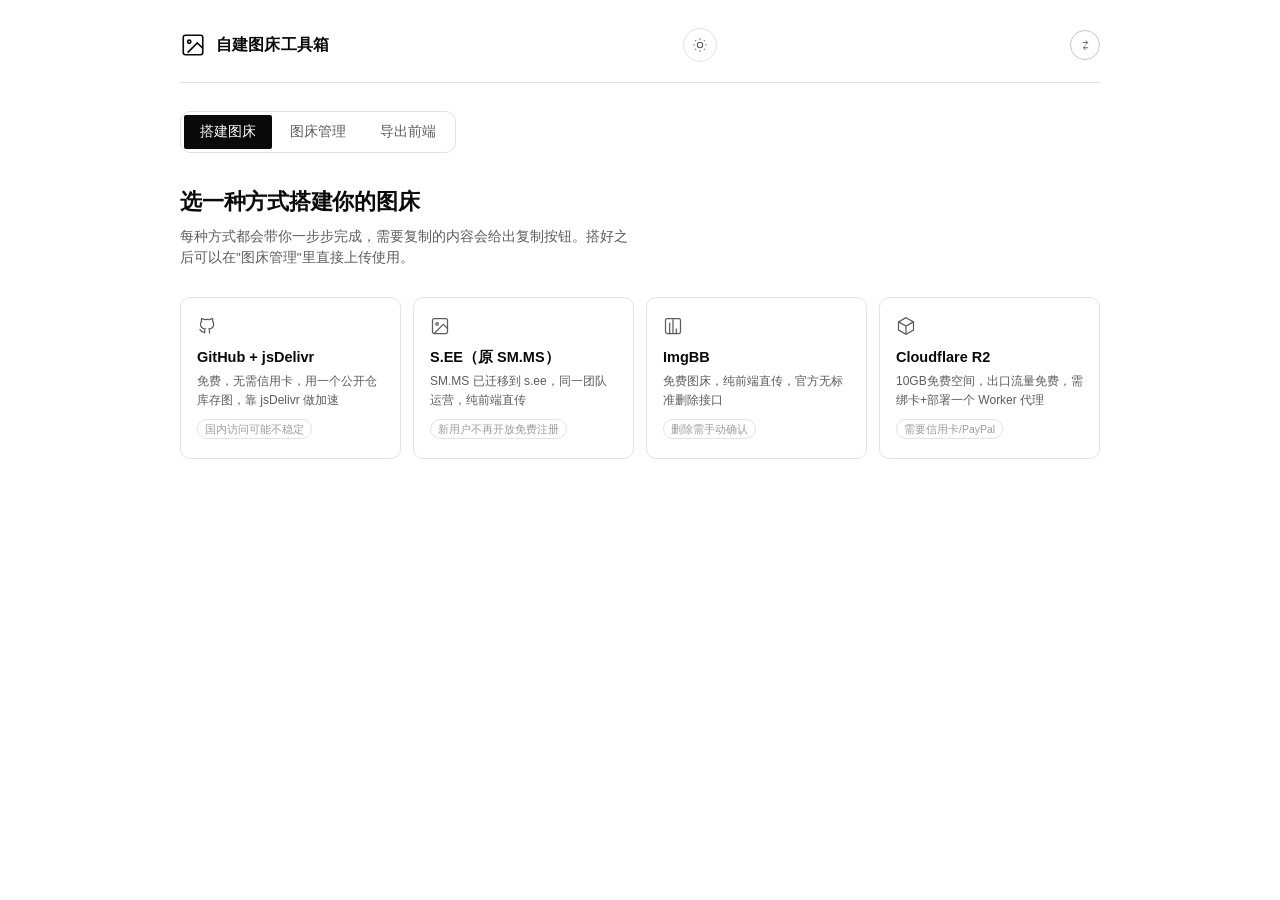
<file: imgtest/index.html>
<!DOCTYPE html>
<html lang="zh-CN">
<head>
<meta charset="UTF-8">
<meta name="viewport" content="width=device-width, initial-scale=1.0">
<title>自建图床工具箱</title>
<style>
:root{
  --bg:#faf9f7; --bg-panel:#ffffff; --bg-raised:#f1f0ee; --border:#e2e0dc;
  --text:#1b1a18; --text-dim:#6b6963; --text-faint:#a3a099;
  --accent:#1b1a18; --accent-text:#faf9f7;
  --danger:#8a2f22; --danger-bg:#fbeee9;
  --ok:#2f5233; --ok-bg:#eaf2ea;
  --radius:3px; --mono:'SFMono-Regular',Consolas,'Liberation Mono',Menlo,monospace;
  --sans:-apple-system,BlinkMacSystemFont,'PingFang SC','Segoe UI',Roboto,'Microsoft YaHei',sans-serif;
}
[data-theme="dark"]{
  --bg:#161513; --bg-panel:#1e1d1a; --bg-raised:#26251f; --border:#37352e;
  --text:#f0efe9; --text-dim:#a5a297; --text-faint:#6b6862;
  --accent:#f0efe9; --accent-text:#161513;
  --danger:#e08069; --danger-bg:#2e1e19;
  --ok:#8ec293; --ok-bg:#1c2620;
}
*{box-sizing:border-box;}
body{margin:0;background:var(--bg);color:var(--text);font-family:var(--sans);line-height:1.55;-webkit-font-smoothing:antialiased;}
a{color:inherit;}
button{font-family:inherit;}
::selection{background:var(--text);color:var(--bg);}

.app{max-width:960px;margin:0 auto;padding:0 20px 80px;}
.topbar{display:flex;align-items:center;justify-content:space-between;padding:28px 0 20px;border-bottom:1px solid var(--border);margin-bottom:28px;position:sticky;top:0;background:var(--bg);z-index:10;}
.brand{display:flex;align-items:center;gap:10px;}
.brand-mark{width:26px;height:26px;flex-shrink:0;}
.brand-name{font-size:16px;font-weight:600;letter-spacing:0.01em;}
.theme-toggle{width:34px;height:34px;border:1px solid var(--border);border-radius:50%;background:var(--bg-panel);display:flex;align-items:center;justify-content:center;cursor:pointer;color:var(--text-dim);}
.theme-toggle:hover{color:var(--text);border-color:var(--text-faint);}
.theme-toggle svg{width:16px;height:16px;}

.tabs{display:flex;gap:2px;margin-bottom:32px;border:1px solid var(--border);border-radius:var(--radius);padding:3px;background:var(--bg-panel);width:fit-content;}
.tab{padding:8px 16px;border-radius:2px;font-size:13.5px;color:var(--text-dim);cursor:pointer;border:none;background:transparent;white-space:nowrap;}
.tab.active{background:var(--accent);color:var(--accent-text);}
.tab:not(.active):hover{color:var(--text);}

.view{display:none;}
.view.active{display:block;}

h1{font-size:22px;font-weight:600;margin:0 0 8px;letter-spacing:-0.01em;}
h2{font-size:16px;font-weight:600;margin:0 0 6px;}
.lead{color:var(--text-dim);font-size:13.5px;margin:0 0 28px;max-width:60ch;}

/* provider select cards */
.provider-grid{display:grid;grid-template-columns:repeat(auto-fill,minmax(210px,1fr));gap:12px;margin-bottom:8px;}
.provider-card{border:1px solid var(--border);border-radius:var(--radius);padding:18px 16px;cursor:pointer;background:var(--bg-panel);transition:border-color .15s;}
.provider-card:hover{border-color:var(--text-faint);}
.provider-card.connected{border-color:var(--ok);}
.provider-card .pc-top{display:flex;align-items:center;justify-content:space-between;margin-bottom:10px;}
.provider-card svg{width:20px;height:20px;color:var(--text-dim);}
.pc-status{font-size:10.5px;padding:2px 7px;border-radius:20px;background:var(--ok-bg);color:var(--ok);display:none;}
.provider-card.connected .pc-status{display:inline-block;}
.provider-card .pc-name{font-size:14.5px;font-weight:600;margin-bottom:4px;}
.provider-card .pc-desc{font-size:12px;color:var(--text-dim);}
.pc-tag{display:inline-block;font-size:10.5px;color:var(--text-faint);border:1px solid var(--border);border-radius:20px;padding:1px 7px;margin-top:9px;}

/* wizard */
.wizard-back{display:inline-flex;align-items:center;gap:6px;font-size:13px;color:var(--text-dim);background:none;border:none;cursor:pointer;padding:0;margin-bottom:18px;}
.wizard-back:hover{color:var(--text);}
.wizard-back svg{width:14px;height:14px;}
.step{border:1px solid var(--border);border-radius:var(--radius);background:var(--bg-panel);margin-bottom:12px;overflow:hidden;}
.step-head{display:flex;gap:12px;padding:16px 18px;align-items:flex-start;}
.step-num{width:22px;height:22px;border-radius:50%;border:1px solid var(--border);display:flex;align-items:center;justify-content:center;font-size:11.5px;color:var(--text-dim);flex-shrink:0;margin-top:1px;}
.step-body{flex:1;min-width:0;}
.step-title{font-size:14px;font-weight:600;margin-bottom:4px;}
.step-desc{font-size:13px;color:var(--text-dim);margin-bottom:0;}
.step-desc p{margin:0 0 8px;}
.step-desc p:last-child{margin-bottom:0;}
.step-extra{padding:0 18px 16px 52px;}

.link-row{display:flex;align-items:center;gap:8px;flex-wrap:wrap;margin:10px 0;}
.ext-link{display:inline-flex;align-items:center;gap:6px;font-size:12.5px;padding:7px 12px;border:1px solid var(--border);border-radius:var(--radius);text-decoration:none;color:var(--text);background:var(--bg-raised);}
.ext-link:hover{border-color:var(--text-faint);}
.ext-link svg{width:12px;height:12px;}

.copybox{display:flex;align-items:stretch;border:1px solid var(--border);border-radius:var(--radius);overflow:hidden;margin:10px 0;background:var(--bg-raised);}
.copybox code{flex:1;padding:9px 12px;font-family:var(--mono);font-size:12px;overflow-x:auto;white-space:nowrap;color:var(--text);}
.copybox button{border:none;border-left:1px solid var(--border);background:var(--bg-panel);padding:0 14px;cursor:pointer;color:var(--text-dim);font-size:12px;display:flex;align-items:center;gap:5px;}
.copybox button:hover{color:var(--text);}
.copybox button svg{width:13px;height:13px;}

.note{font-size:12.5px;padding:10px 12px;border-radius:var(--radius);margin:10px 0;display:flex;gap:8px;}
.note svg{width:15px;height:15px;flex-shrink:0;margin-top:1px;}
.note.warn{background:var(--danger-bg);color:var(--danger);}
.note.info{background:var(--bg-raised);color:var(--text-dim);border:1px solid var(--border);}

.form-grid{display:grid;gap:12px;}
.field label{display:block;font-size:12.5px;color:var(--text-dim);margin-bottom:5px;}
.field input,.field select,.field textarea{width:100%;padding:9px 11px;border:1px solid var(--border);border-radius:var(--radius);background:var(--bg-panel);color:var(--text);font-size:13.5px;font-family:inherit;}
.field input:focus,.field select:focus,.field textarea:focus{outline:none;border-color:var(--text-faint);}
.field-row{display:grid;grid-template-columns:1fr 1fr;gap:10px;}
.field-hint{font-size:11.5px;color:var(--text-faint);margin-top:4px;}

.btn{display:inline-flex;align-items:center;gap:7px;padding:9px 18px;border-radius:var(--radius);border:1px solid var(--accent);background:var(--accent);color:var(--accent-text);font-size:13px;cursor:pointer;}
.btn:hover{opacity:.85;}
.btn:disabled{opacity:.4;cursor:not-allowed;}
.btn.secondary{background:transparent;color:var(--text);border-color:var(--border);}
.btn.secondary:hover{border-color:var(--text-faint);opacity:1;}
.btn.danger{background:transparent;border-color:var(--danger);color:var(--danger);}
.btn svg{width:14px;height:14px;}
.btn-row{display:flex;gap:10px;margin-top:16px;align-items:center;}
.status-msg{font-size:12.5px;}
.status-msg.ok{color:var(--ok);}
.status-msg.err{color:var(--danger);}

pre.codeblock{background:var(--bg-raised);border:1px solid var(--border);border-radius:var(--radius);padding:14px;font-family:var(--mono);font-size:11.5px;overflow-x:auto;line-height:1.6;margin:10px 0;position:relative;white-space:pre;}
.code-copy{position:absolute;top:8px;right:8px;border:1px solid var(--border);background:var(--bg-panel);border-radius:var(--radius);padding:5px 9px;font-size:11px;cursor:pointer;color:var(--text-dim);display:flex;align-items:center;gap:5px;}
.code-copy svg{width:11px;height:11px;}
.code-wrap{position:relative;}

/* manage view */
.manage-toolbar{display:flex;align-items:center;justify-content:space-between;gap:12px;flex-wrap:wrap;margin-bottom:16px;}
.provider-pills{display:flex;gap:6px;flex-wrap:wrap;}
.pill{font-size:12px;padding:5px 11px;border-radius:20px;border:1px solid var(--border);cursor:pointer;background:var(--bg-panel);color:var(--text-dim);}
.pill.active{background:var(--accent);color:var(--accent-text);border-color:var(--accent);}
.pill.none{border-style:dashed;color:var(--text-faint);}

.dropzone{border:1.5px dashed var(--border);border-radius:var(--radius);padding:34px 20px;text-align:center;margin-bottom:20px;cursor:pointer;background:var(--bg-panel);}
.dropzone.drag{border-color:var(--text);background:var(--bg-raised);}
.dropzone svg{width:26px;height:26px;color:var(--text-faint);margin-bottom:10px;}
.dropzone-text{font-size:13.5px;color:var(--text-dim);}
.dropzone-text b{color:var(--text);font-weight:600;}
.dropzone input{display:none;}

.filter-bar{display:flex;align-items:center;gap:10px;flex-wrap:wrap;margin-bottom:16px;}
.tag-filter{display:flex;gap:6px;flex-wrap:wrap;}
.searchbox{flex:1;min-width:160px;max-width:260px;}
.searchbox input{width:100%;padding:7px 11px;border:1px solid var(--border);border-radius:20px;background:var(--bg-panel);color:var(--text);font-size:12.5px;}

.bulkbar{display:none;align-items:center;gap:10px;padding:10px 14px;background:var(--bg-raised);border:1px solid var(--border);border-radius:var(--radius);margin-bottom:14px;font-size:12.5px;}
.bulkbar.show{display:flex;}
.bulkbar .spacer{flex:1;}

.gallery{display:grid;grid-template-columns:repeat(auto-fill,minmax(150px,1fr));gap:12px;}
.g-item{border:1px solid var(--border);border-radius:var(--radius);overflow:hidden;background:var(--bg-panel);position:relative;}
.g-item.selected{outline:2px solid var(--text);outline-offset:-2px;}
.g-thumb{width:100%;aspect-ratio:1;object-fit:cover;background:var(--bg-raised);display:block;cursor:pointer;}
.g-check{position:absolute;top:6px;left:6px;width:18px;height:18px;border-radius:4px;border:1.5px solid #fff;background:rgba(0,0,0,.25);cursor:pointer;display:flex;align-items:center;justify-content:center;}
.g-item.selected .g-check{background:var(--text);border-color:var(--text);}
.g-check svg{width:11px;height:11px;color:#fff;opacity:0;}
.g-item.selected .g-check svg{opacity:1;}
.g-meta{padding:8px 9px;}
.g-name{font-size:11px;color:var(--text-dim);white-space:nowrap;overflow:hidden;text-overflow:ellipsis;margin-bottom:4px;}
.g-tags{display:flex;gap:4px;flex-wrap:wrap;margin-bottom:6px;min-height:16px;}
.g-tag{font-size:9.5px;padding:1px 6px;border-radius:20px;background:var(--bg-raised);color:var(--text-dim);}
.g-actions{display:flex;gap:4px;}
.g-actions button{flex:1;border:1px solid var(--border);background:transparent;border-radius:var(--radius);padding:5px 0;cursor:pointer;color:var(--text-dim);display:flex;align-items:center;justify-content:center;}
.g-actions button:hover{color:var(--text);border-color:var(--text-faint);}
.g-actions button.del:hover{color:var(--danger);border-color:var(--danger);}
.g-actions svg{width:12px;height:12px;}

.empty-state{text-align:center;padding:60px 20px;color:var(--text-faint);}
.empty-state svg{width:32px;height:32px;margin-bottom:12px;}
.empty-state p{font-size:13px;margin:0;}

/* export view */
.export-box{border:1px solid var(--border);border-radius:var(--radius);background:var(--bg-panel);padding:20px;}
.export-box textarea{width:100%;min-height:260px;border:1px solid var(--border);border-radius:var(--radius);background:var(--bg-raised);color:var(--text);font-family:var(--mono);font-size:11.5px;line-height:1.6;padding:14px;resize:vertical;}

.toast-wrap{position:fixed;bottom:24px;left:50%;transform:translateX(-50%);z-index:100;display:flex;flex-direction:column;gap:8px;align-items:center;}
.toast{background:var(--accent);color:var(--accent-text);padding:9px 16px;border-radius:20px;font-size:12.5px;box-shadow:0 4px 14px rgba(0,0,0,.15);}

.modal-overlay{position:fixed;inset:0;background:rgba(0,0,0,.5);display:none;align-items:center;justify-content:center;z-index:50;padding:20px;}
.modal-overlay.show{display:flex;}
.modal{background:var(--bg-panel);border:1px solid var(--border);border-radius:var(--radius);padding:22px;max-width:400px;width:100%;}
.modal h2{margin-bottom:10px;}
.modal p{font-size:13px;color:var(--text-dim);margin:0 0 18px;}
.modal .btn-row{margin-top:0;justify-content:flex-end;}

@media(max-width:640px){
  .field-row{grid-template-columns:1fr;}
  .app{padding:0 14px 60px;}
  .topbar{padding:18px 0 14px;}
}
</style>
<!-- 工具箱的统一外观：这两行必须排在本文件自己的样式之后，才压得住它原来的颜色 -->
<link rel="stylesheet" href="../theme.css">
<link rel="stylesheet" href="../skin/imgtest.css">
</head>
<body>
<div class="app">

  <div class="topbar">
    <div class="brand">
      <svg class="brand-mark" viewBox="0 0 24 24" fill="none" stroke="currentColor" stroke-width="1.5"><rect x="3" y="3" width="18" height="18" rx="2"/><circle cx="8.5" cy="9" r="1.5"/><path d="M21 15l-5-5-9 9"/></svg>
      <span class="brand-name">自建图床工具箱</span>
    </div>
    <button class="theme-toggle" id="themeToggle" title="切换主题">
      <svg viewBox="0 0 24 24" fill="none" stroke="currentColor" stroke-width="1.6" id="themeIcon"><circle cx="12" cy="12" r="4"/><path d="M12 2v2M12 20v2M4.9 4.9l1.4 1.4M17.7 17.7l1.4 1.4M2 12h2M20 12h2M4.9 19.1l1.4-1.4M17.7 6.3l1.4-1.4"/></svg>
    </button>
    <button class="tb-btn" data-tb-switch type="button" title="切换工具" aria-label="切换工具">⇄</button>
  </div>

  <div class="tabs">
    <button class="tab active" data-view="setup">搭建图床</button>
    <button class="tab" data-view="manage">图床管理</button>
    <button class="tab" data-view="export">导出前端</button>
  </div>

  <!-- ============ SETUP VIEW ============ -->
  <div class="view active" id="view-setup">

    <div id="providerSelect">
      <h1>选一种方式搭建你的图床</h1>
      <p class="lead">每种方式都会带你一步步完成，需要复制的内容会给出复制按钮。搭好之后可以在"图床管理"里直接上传使用。</p>
      <div class="provider-grid" id="providerGrid"></div>
    </div>

    <div id="wizardArea" style="display:none;"></div>

  </div>

  <!-- ============ MANAGE VIEW ============ -->
  <div class="view" id="view-manage">
    <h1>图床管理</h1>
    <p class="lead">上传图片、拿到链接、按分类整理。所有记录只保存在你自己的浏览器里。</p>

    <div class="manage-toolbar">
      <div class="provider-pills" id="providerPills"></div>
    </div>

    <div id="noProviderNotice" style="display:none;">
      <div class="note warn">
        <svg viewBox="0 0 24 24" fill="none" stroke="currentColor" stroke-width="1.6"><path d="M12 9v4M12 17h.01M10.3 3.9L2.6 17.5A1.5 1.5 0 004 19.8h16a1.5 1.5 0 001.4-2.3L13.7 3.9a1.5 1.5 0 00-2.6 0z"/></svg>
        <span>还没有连接任何图床，先去"搭建图床"完成一个方式的搭建。</span>
      </div>
    </div>

    <div id="manageBody" style="display:none;">
      <div class="dropzone" id="dropzone">
        <input type="file" id="fileInput" accept="image/*" multiple>
        <svg viewBox="0 0 24 24" fill="none" stroke="currentColor" stroke-width="1.5"><path d="M12 16V4M12 4l-4 4M12 4l4 4"/><path d="M4 16v3a2 2 0 002 2h12a2 2 0 002-2v-3"/></svg>
        <div class="dropzone-text"><b>点击选择</b>，或拖拽、粘贴图片到这里上传</div>
      </div>

      <div class="filter-bar">
        <div class="tag-filter" id="tagFilter"></div>
        <div class="searchbox"><input type="text" id="searchBox" placeholder="搜索文件名"></div>
      </div>

      <div class="bulkbar" id="bulkbar">
        <span id="bulkCount">已选 0 项</span>
        <div class="spacer"></div>
        <button class="btn secondary" id="bulkCopy" style="padding:6px 12px;font-size:12px;">复制链接</button>
        <button class="btn secondary" id="bulkTag" style="padding:6px 12px;font-size:12px;">加标签</button>
        <button class="btn danger" id="bulkDel" style="padding:6px 12px;font-size:12px;">删除</button>
        <button class="btn secondary" id="bulkClear" style="padding:6px 12px;font-size:12px;">取消选择</button>
      </div>

      <div class="gallery" id="gallery"></div>
      <div class="empty-state" id="emptyState" style="display:none;">
        <svg viewBox="0 0 24 24" fill="none" stroke="currentColor" stroke-width="1.4"><rect x="3" y="3" width="18" height="18" rx="2"/><circle cx="8.5" cy="9" r="1.5"/><path d="M21 15l-5-5-9 9"/></svg>
        <p>还没有图片，上传第一张试试</p>
      </div>
    </div>
  </div>

  <!-- ============ EXPORT VIEW ============ -->
  <div class="view" id="view-export">
    <h1>做一个你自己的前端</h1>
    <p class="lead">这个页面自带的管理界面是最简单的通用版。如果你想要更个性化的样式或功能，复制下面的 Prompt 交给 AI（比如 Claude、ChatGPT）帮你改造，改好之后把生成的完整 HTML 粘贴回下面的框里，点击"接入我的图床"，工具会把你已经保存的图床配置自动接入进去。</p>

    <div class="export-box" style="margin-bottom:20px;">
      <h2 style="margin-bottom:10px;">1. 复制这份 Prompt 去改造前端</h2>
      <div class="copybox" style="align-items:flex-start;">
        <textarea readonly id="promptText" style="border:none;background:transparent;min-height:180px;flex:1;padding:9px 0 9px 12px;font-family:var(--mono);font-size:11.5px;resize:vertical;"></textarea>
        <button id="copyPromptBtn" style="align-self:stretch;"><svg viewBox="0 0 24 24" fill="none" stroke="currentColor" stroke-width="1.6"><rect x="9" y="9" width="11" height="11" rx="1"/><path d="M5 15V5a2 2 0 012-2h10"/></svg>复制</button>
      </div>
      <p class="field-hint">Prompt 里已经写清楚了图床的接口约定（上传/删除函数签名），AI 只需要照着接口写界面，不会破坏对接。</p>
    </div>

    <div class="export-box">
      <h2 style="margin-bottom:10px;">2. 把 AI 生成的 HTML 粘贴回来</h2>
      <textarea id="pasteBackArea" placeholder="粘贴 AI 生成的完整 HTML 代码..."></textarea>
      <div class="btn-row">
        <button class="btn" id="mergeBtn">接入我的图床并下载</button>
        <span class="status-msg" id="mergeStatus"></span>
      </div>
      <p class="field-hint">工具会把你在"搭建图床"里保存的配置和图片记录，注入进这份新 HTML 的 localStorage 初始值里，下载后打开即为已连接状态。</p>
    </div>
  </div>

</div>

<div class="toast-wrap" id="toastWrap"></div>

<div class="modal-overlay" id="modalOverlay">
  <div class="modal">
    <h2 id="modalTitle">确认</h2>
    <p id="modalDesc"></p>
    <div class="btn-row">
      <button class="btn secondary" id="modalCancel">取消</button>
      <button class="btn danger" id="modalConfirm">确认删除</button>
    </div>
  </div>
</div>

<script>
(function(){
"use strict";

/* ---------- utilities ---------- */
const $=(s,el)=>(el||document).querySelector(s);
const $$=(s,el)=>Array.from((el||document).querySelectorAll(s));
const uid=()=>Date.now().toString(36)+Math.random().toString(36).slice(2,8);

function toast(msg){
  const t=document.createElement('div');
  t.className='toast'; t.textContent=msg;
  $('#toastWrap').appendChild(t);
  setTimeout(()=>{t.style.opacity='0';t.style.transition='opacity .3s';setTimeout(()=>t.remove(),300);},2200);
}
function copyText(text){
  if(navigator.clipboard && window.isSecureContext){
    navigator.clipboard.writeText(text).then(()=>toast('已复制')).catch(()=>fallbackCopy(text));
  } else fallbackCopy(text);
}
function fallbackCopy(text){
  const ta=document.createElement('textarea');
  ta.value=text; ta.style.position='fixed'; ta.style.opacity='0';
  document.body.appendChild(ta); ta.select();
  try{document.execCommand('copy'); toast('已复制');}catch(e){toast('复制失败，请手动选择');}
  ta.remove();
}
function fileToBase64(file){
  return new Promise((res,rej)=>{
    const r=new FileReader();
    r.onload=()=>res(r.result.split(',')[1]);
    r.onerror=rej;
    r.readAsDataURL(file);
  });
}
function fmtSize(n){
  if(n<1024) return n+'B';
  if(n<1024*1024) return (n/1024).toFixed(1)+'KB';
  return (n/1024/1024).toFixed(2)+'MB';
}

/* ---------- state ---------- */
const STORAGE_KEY='iht_state_v1';
function loadState(){
  try{
    const raw=localStorage.getItem(STORAGE_KEY);
    if(raw) return JSON.parse(raw);
  }catch(e){}
  return {providers:{}, images:[], tags:['表情包','壁纸','文档图','其他'], theme:'light'};
}
let state=loadState();
function saveState(){
  localStorage.setItem(STORAGE_KEY, JSON.stringify(state));
}

/* ---------- theme ---------- */
function applyTheme(){
  document.documentElement.setAttribute('data-theme', state.theme);
  document.body.setAttribute('data-theme', state.theme);
  const icon=$('#themeIcon');
  if(state.theme==='dark'){
    icon.innerHTML='<path d="M21 12.8A9 9 0 1111.2 3 7 7 0 0021 12.8z"/>';
  } else {
    icon.innerHTML='<circle cx="12" cy="12" r="4"/><path d="M12 2v2M12 20v2M4.9 4.9l1.4 1.4M17.7 17.7l1.4 1.4M2 12h2M20 12h2M4.9 19.1l1.4-1.4M17.7 6.3l1.4-1.4"/>';
  }
}
$('#themeToggle').onclick=()=>{
  state.theme = state.theme==='dark' ? 'light':'dark';
  saveState(); applyTheme();
};
applyTheme();

/* ---------- tabs ---------- */
$$('.tab').forEach(tab=>{
  tab.onclick=()=>{
    $$('.tab').forEach(t=>t.classList.remove('active'));
    tab.classList.add('active');
    $$('.view').forEach(v=>v.classList.remove('active'));
    $('#view-'+tab.dataset.view).classList.add('active');
    if(tab.dataset.view==='manage') renderManage();
    if(tab.dataset.view==='export') renderExport();
  };
});

/* ================= PROVIDER DEFINITIONS ================= */
const ICONS={
  github:'<svg viewBox="0 0 24 24" fill="none" stroke="currentColor" stroke-width="1.5"><path d="M9 19c-4.3 1.4-4.3-2.5-6-3m12 5v-3.5c0-1 .1-1.4-.5-2 2.8-.3 5.5-1.4 5.5-6a4.6 4.6 0 00-1.3-3.2 4.2 4.2 0 00-.1-3.2s-1.1-.3-3.5 1.3a12.3 12.3 0 00-6.2 0C6.7 2.8 5.6 3.1 5.6 3.1a4.2 4.2 0 00-.1 3.2A4.6 4.6 0 004.2 9.5c0 4.6 2.7 5.7 5.5 6-.6.6-.6 1.1-.5 2V21"/></svg>',
  smms:'<svg viewBox="0 0 24 24" fill="none" stroke="currentColor" stroke-width="1.5"><rect x="3" y="3" width="18" height="18" rx="2"/><circle cx="8.5" cy="9.5" r="1.5"/><path d="M21 15l-5-5L5 21"/></svg>',
  imgbb:'<svg viewBox="0 0 24 24" fill="none" stroke="currentColor" stroke-width="1.5"><rect x="3" y="3" width="18" height="18" rx="2"/><path d="M8 21V8M16 21v-6M12 21V4"/></svg>',
  r2:'<svg viewBox="0 0 24 24" fill="none" stroke="currentColor" stroke-width="1.5"><path d="M12 2L3 7v10l9 5 9-5V7z"/><path d="M3 7l9 5 9-5M12 12v10"/></svg>'
};

const PROVIDERS={
  github:{
    name:'GitHub + jsDelivr',
    desc:'免费，无需信用卡，用一个公开仓库存图，靠 jsDelivr 做加速',
    tag:'国内访问可能不稳定',
    fields:[
      {key:'owner',label:'GitHub 用户名',placeholder:'例如 octocat'},
      {key:'repo',label:'仓库名',placeholder:'例如 image-host'},
      {key:'branch',label:'分支名',placeholder:'main',default:'main'},
      {key:'token',label:'Personal Access Token',placeholder:'ghp_ 开头的一长串',type:'password'}
    ],
    async testConnect(cfg){
      const r=await fetch(`https://api.github.com/repos/${cfg.owner}/${cfg.repo}`,{
        headers:{Authorization:`Bearer ${cfg.token}`, Accept:'application/vnd.github+json'}
      });
      if(!r.ok) throw new Error(r.status===404?'仓库不存在或用户名/仓库名填错了':(r.status===401?'Token无效或权限不够':'连接失败 ('+r.status+')'));
      return true;
    },
    async upload(cfg,file){
      const base64=await fileToBase64(file);
      const ts=Date.now();
      const safe=file.name.replace(/[^a-zA-Z0-9._-]/g,'_');
      const path=`uploads/${ts}_${safe}`;
      const r=await fetch(`https://api.github.com/repos/${cfg.owner}/${cfg.repo}/contents/${path}`,{
        method:'PUT',
        headers:{Authorization:`Bearer ${cfg.token}`, Accept:'application/vnd.github+json','Content-Type':'application/json'},
        body:JSON.stringify({message:'upload '+safe, content:base64, branch:cfg.branch||'main'})
      });
      const data=await r.json();
      if(!r.ok) throw new Error(data.message||'上传失败');
      const url=`https://cdn.jsdelivr.net/gh/${cfg.owner}/${cfg.repo}@${cfg.branch||'main'}/${path}`;
      return {url, deleteRef:{path, sha:data.content.sha}};
    },
    async remove(cfg,deleteRef){
      const r=await fetch(`https://api.github.com/repos/${cfg.owner}/${cfg.repo}/contents/${deleteRef.path}`,{
        method:'DELETE',
        headers:{Authorization:`Bearer ${cfg.token}`, Accept:'application/vnd.github+json','Content-Type':'application/json'},
        body:JSON.stringify({message:'delete '+deleteRef.path, sha:deleteRef.sha, branch:cfg.branch||'main'})
      });
      if(!r.ok){ const d=await r.json().catch(()=>({})); throw new Error(d.message||'删除失败，可以去仓库里手动删'); }
      return true;
    }
  },
  smms:{
    name:'S.EE（原 SM.MS）',
    desc:'SM.MS 已迁移到 s.ee，同一团队运营，纯前端直传',
    tag:'新用户不再开放免费注册',
    fields:[
      {key:'token',label:'API Token',placeholder:'在 s.ee 控制台的 API Token 页面获取',type:'password'}
    ],
    async testConnect(cfg){
      const r=await fetch('https://s.ee/api/v2/profile',{method:'POST',headers:{Authorization:cfg.token}});
      const d=await r.json();
      if(!d.success) throw new Error(d.message||'Token无效');
      return true;
    },
    async upload(cfg,file){
      const fd=new FormData(); fd.append('smfile',file);
      const r=await fetch('https://s.ee/api/v2/upload',{method:'POST',headers:{Authorization:cfg.token},body:fd});
      const d=await r.json();
      if(!d.success){
        if(d.code==='image_repeated' && d.images) return {url:d.images, deleteRef:{hash:null}};
        throw new Error(d.message||'上传失败');
      }
      return {url:d.data.url, deleteRef:{hash:d.data.hash}};
    },
    async remove(cfg,deleteRef){
      if(!deleteRef.hash) return true;
      const r=await fetch('https://s.ee/api/v2/delete/'+deleteRef.hash,{headers:{Authorization:cfg.token}});
      const d=await r.json().catch(()=>({success:true}));
      if(d.success===false) throw new Error(d.message||'删除失败');
      return true;
    }
  },
  imgbb:{
    name:'ImgBB',
    desc:'免费图床，纯前端直传，官方无标准删除接口',
    tag:'删除需手动确认',
    fields:[
      {key:'key',label:'API Key',placeholder:'在 api.imgbb.com 登录后获取',type:'password'}
    ],
    async testConnect(cfg){
      // imgbb没有独立的profile接口，用一次1x1像素上传测试
      const px='iVBORw0KGgoAAAANSUhEUgAAAAEAAAABCAQAAAC1HAwCAAAAC0lEQVR42mNk+A8AAQUBAScY42YAAAAASUVORK5CYII=';
      const fd=new FormData(); fd.append('image',px);
      const r=await fetch('https://api.imgbb.com/1/upload?key='+cfg.key,{method:'POST',body:fd});
      const d=await r.json();
      if(!d.success) throw new Error((d.error&&d.error.message)||'API Key无效');
      return true;
    },
    async upload(cfg,file){
      const base64=await fileToBase64(file);
      const fd=new FormData(); fd.append('image',base64);
      const r=await fetch('https://api.imgbb.com/1/upload?key='+cfg.key,{method:'POST',body:fd});
      const d=await r.json();
      if(!d.success) throw new Error((d.error&&d.error.message)||'上传失败');
      return {url:d.data.url||d.data.image.url, deleteRef:{deleteUrl:d.data.delete_url}};
    },
    async remove(cfg,deleteRef){
      if(deleteRef.deleteUrl) window.open(deleteRef.deleteUrl,'_blank');
      return true; // imgbb删除需要手动在打开的页面确认，这里只做记录移除
    }
  },
  r2:{
    name:'Cloudflare R2',
    desc:'10GB免费空间，出口流量免费，需绑卡+部署一个 Worker 代理',
    tag:'需要信用卡/PayPal',
    fields:[
      {key:'workerUrl',label:'Worker 地址',placeholder:'https://xxx.your-name.workers.dev'},
      {key:'secret',label:'你设置的 SECRET',placeholder:'和 Worker 里 SECRET 变量一致',type:'password'},
      {key:'publicBase',label:'图片公开访问域名',placeholder:'例如 https://pub-xxxx.r2.dev'}
    ],
    async testConnect(cfg){
      const r=await fetch(cfg.workerUrl+'/ping',{headers:{'X-Secret':cfg.secret}});
      if(!r.ok) throw new Error('连不上 Worker，检查地址和 SECRET 是否正确，以及 Worker 是否已部署 /ping 路由');
      return true;
    },
    async upload(cfg,file){
      const fd=new FormData(); fd.append('file',file);
      const r=await fetch(cfg.workerUrl+'/upload',{method:'POST',headers:{'X-Secret':cfg.secret},body:fd});
      const d=await r.json();
      if(!r.ok||!d.key) throw new Error(d.error||'上传失败');
      const base=cfg.publicBase.replace(/\/$/,'');
      return {url:base+'/'+d.key, deleteRef:{key:d.key}};
    },
    async remove(cfg,deleteRef){
      const r=await fetch(cfg.workerUrl+'/delete',{method:'POST',headers:{'X-Secret':cfg.secret,'Content-Type':'application/json'},body:JSON.stringify({key:deleteRef.key})});
      if(!r.ok) throw new Error('删除失败');
      return true;
    }
  }
};

const WORKER_CODE=`export default {
  async fetch(request, env) {
    const url = new URL(request.url);
    const secret = request.headers.get("X-Secret");
    if (secret !== env.SECRET) {
      return new Response("unauthorized", { status: 401 });
    }
    const cors = {
      "Access-Control-Allow-Origin": "*",
      "Access-Control-Allow-Headers": "X-Secret, Content-Type",
      "Access-Control-Allow-Methods": "GET, POST, OPTIONS"
    };
    if (request.method === "OPTIONS") return new Response(null, { headers: cors });

    if (url.pathname === "/ping") {
      return new Response("ok", { headers: cors });
    }

    if (url.pathname === "/upload" && request.method === "POST") {
      const form = await request.formData();
      const file = form.get("file");
      if (!file) return new Response(JSON.stringify({ error: "no file" }), { status: 400, headers: cors });
      const ext = (file.name.split(".").pop() || "bin").toLowerCase();
      const key = \`uploads/\${Date.now()}_\${Math.random().toString(36).slice(2,8)}.\${ext}\`;
      await env.MY_BUCKET.put(key, await file.arrayBuffer(), {
        httpMetadata: { contentType: file.type }
      });
      return new Response(JSON.stringify({ key }), { headers: { ...cors, "Content-Type": "application/json" } });
    }

    if (url.pathname === "/delete" && request.method === "POST") {
      const body = await request.json();
      await env.MY_BUCKET.delete(body.key);
      return new Response(JSON.stringify({ ok: true }), { headers: { ...cors, "Content-Type": "application/json" } });
    }

    return new Response("not found", { status: 404, headers: cors });
  }
}`;

/* ================= SETUP VIEW ================= */
function renderProviderGrid(){
  const grid=$('#providerGrid'); grid.innerHTML='';
  Object.keys(PROVIDERS).forEach(pid=>{
    const p=PROVIDERS[pid];
    const connected=!!state.providers[pid];
    const card=document.createElement('div');
    card.className='provider-card'+(connected?' connected':'');
    card.innerHTML=`
      <div class="pc-top">${ICONS[pid]}<span class="pc-status">已连接</span></div>
      <div class="pc-name">${p.name}</div>
      <div class="pc-desc">${p.desc}</div>
      <span class="pc-tag">${p.tag}</span>
    `;
    card.onclick=()=>openWizard(pid);
    grid.appendChild(card);
  });
}

let wizardDraft={};
function openWizard(pid){
  wizardDraft[pid]={};
  $('#providerSelect').style.display='none';
  const area=$('#wizardArea'); area.style.display='block';
  area.innerHTML='';
  const back=document.createElement('button');
  back.className='wizard-back';
  back.innerHTML='<svg viewBox="0 0 24 24" fill="none" stroke="currentColor" stroke-width="2"><path d="M15 18l-6-6 6-6"/></svg>返回选择';
  back.onclick=()=>{ area.style.display='none'; $('#providerSelect').style.display='block'; };
  area.appendChild(back);

  const wiz=WIZARDS[pid]();
  area.appendChild(wiz);
}

function stepEl(num,title,descHtml,extraEl){
  const wrap=document.createElement('div');
  wrap.className='step';
  wrap.innerHTML=`<div class="step-head"><div class="step-num">${num}</div><div class="step-body"><div class="step-title">${title}</div><div class="step-desc">${descHtml}</div></div></div>`;
  if(extraEl){
    const extra=document.createElement('div');
    extra.className='step-extra';
    extra.appendChild(extraEl);
    wrap.appendChild(extra);
  }
  return wrap;
}
function extLink(href,label){
  return `<a class="ext-link" href="${href}" target="_blank" rel="noopener">${label}<svg viewBox="0 0 24 24" fill="none" stroke="currentColor" stroke-width="1.8"><path d="M7 17L17 7M7 7h10v10"/></svg></a>`;
}
function copyBox(text){
  const d=document.createElement('div');
  d.className='copybox';
  d.innerHTML=`<code>${text}</code><button><svg viewBox="0 0 24 24" fill="none" stroke="currentColor" stroke-width="1.6"><rect x="9" y="9" width="11" height="11" rx="1"/><path d="M5 15V5a2 2 0 012-2h10"/></svg>复制</button>`;
  d.querySelector('button').onclick=()=>copyText(text);
  return d;
}
function noteEl(kind,text){
  const d=document.createElement('div');
  d.className='note '+kind;
  const icon=kind==='warn'
    ? '<svg viewBox="0 0 24 24" fill="none" stroke="currentColor" stroke-width="1.6"><path d="M12 9v4M12 17h.01M10.3 3.9L2.6 17.5A1.5 1.5 0 004 19.8h16a1.5 1.5 0 001.4-2.3L13.7 3.9a1.5 1.5 0 00-2.6 0z"/></svg>'
    : '<svg viewBox="0 0 24 24" fill="none" stroke="currentColor" stroke-width="1.6"><circle cx="12" cy="12" r="9"/><path d="M12 8h.01M11 12h1v5h1"/></svg>';
  d.innerHTML=icon+'<span>'+text+'</span>';
  return d;
}

/* 单个字段：就地拿到就地填，不集中在最后一个大表单里 */
function fieldInput(pid,key,label,placeholder,type){
  const f=PROVIDERS[pid].fields.find(x=>x.key===key)||{};
  const saved=(state.providers[pid]&&state.providers[pid][key]) || f.default || '';
  wizardDraft[pid][key]=wizardDraft[pid][key]!==undefined?wizardDraft[pid][key]:saved;
  const wrap=document.createElement('div'); wrap.className='field'; wrap.style.maxWidth='360px';
  wrap.innerHTML=`<label>${label}</label><input type="${type||'text'}" placeholder="${placeholder||''}" value="${saved}">`;
  wrap.querySelector('input').addEventListener('input',e=>{ wizardDraft[pid][key]=e.target.value.trim(); });
  return wrap;
}

/* 收尾：只放"测试连接并保存"按钮，用前面各步已经填好的字段 */
function connectStep(pid){
  const p=PROVIDERS[pid];
  const box=document.createElement('div');
  const btnRow=document.createElement('div'); btnRow.className='btn-row';
  btnRow.innerHTML=`<button class="btn" id="testBtn-${pid}">测试连接并保存</button><span class="status-msg" id="testStatus-${pid}"></span>`;
  box.appendChild(btnRow);

  box.querySelector('#testBtn-'+pid).onclick=async ()=>{
    const cfg={};
    p.fields.forEach(f=>{ cfg[f.key]=(wizardDraft[pid][f.key]||'').trim(); });
    const missing=p.fields.some(f=>!cfg[f.key]);
    const statusEl=$('#testStatus-'+pid);
    if(missing){ statusEl.className='status-msg err'; statusEl.textContent='上面有字段还没填，翻回去看看'; return; }
    statusEl.className='status-msg'; statusEl.textContent='连接中...';
    try{
      await p.testConnect(cfg);
      state.providers[pid]=cfg;
      saveState();
      statusEl.className='status-msg ok'; statusEl.textContent='连接成功，已保存';
      renderProviderGrid();
      toast(p.name+' 连接成功');
    }catch(e){
      statusEl.className='status-msg err'; statusEl.textContent='失败：'+e.message;
    }
  };
  return box;
}

const WIZARDS={
  github:function(){
    const wrap=document.createElement('div');
    wrap.appendChild(Object.assign(document.createElement('h1'),{textContent:'GitHub + jsDelivr'}));
    const lead=document.createElement('p'); lead.className='lead';
    lead.textContent='免费、无需信用卡。原理是把图片当文件提交进一个公开仓库，再用 jsDelivr 的 CDN 加速访问。';
    wrap.appendChild(lead);

    const loginExtra=document.createElement('div');
    loginExtra.appendChild(fieldInput('github','owner','你的 GitHub 用户名','例如 octocat'));
    wrap.appendChild(stepEl(1,'注册/登录 GitHub',
      `<p>如果还没有账号，先注册一个。登录后把你的用户名填在下面（就是你主页地址里 github.com/ 后面那一段）。</p>${['<div class="link-row">',extLink('https://github.com/join','去注册'),extLink('https://github.com/login','去登录'),'</div>'].join('')}`,
      loginExtra
    ));

    const repoExtra=document.createElement('div');
    const repoRow=document.createElement('div'); repoRow.className='field-row';
    repoRow.appendChild(fieldInput('github','repo','仓库名','例如 image-host'));
    repoRow.appendChild(fieldInput('github','branch','分支名','main'));
    repoExtra.appendChild(repoRow);
    wrap.appendChild(stepEl(2,'新建一个公开仓库',
      `<p>创建时勾选"Add a README file"，可见性一定要选 <b>Public</b>（私有仓库 jsDelivr 加速不了）。建好之后把仓库名和分支名填下面，分支名不确定就填 main。</p>${['<div class="link-row">',extLink('https://github.com/new','去新建仓库'),'</div>'].join('')}`,
      repoExtra
    ));

    const tokenExtra=document.createElement('div');
    tokenExtra.appendChild(noteEl('info','生成时权限范围只勾选 <b>repo</b> 这一项就够了。有效期可以选"No expiration"（永不过期），生成后立刻复制粘贴到下面——这个 Token 只会完整显示一次，关掉页面就看不到了。'));
    tokenExtra.appendChild(fieldInput('github','token','Personal Access Token','ghp_ 开头的一长串','password'));
    wrap.appendChild(stepEl(3,'生成 Personal Access Token',
      `<p>用来让这个工具替你把图片提交进仓库，生成后马上复制粘贴过来。</p>${['<div class="link-row">',extLink('https://github.com/settings/tokens/new','去生成 Token（classic）'),'</div>'].join('')}`,
      tokenExtra
    ));

    wrap.appendChild(stepEl(4,'测试连接', '<p>前面三步都填好了的话，点一下就能验证是否配置正确。', connectStep('github')));

    const warnWrap=document.createElement('div');
    warnWrap.appendChild(noteEl('warn','jsDelivr 在国内网络环境下经常被 DNS 污染，图片可能间歇性加载失败。如果你的读者主要在国内，建议只把它当备用/次要图床，或把仓库积累到一定量后自行迁移到更稳定的方案。'));
    wrap.appendChild(warnWrap);
    return wrap;
  },
  smms:function(){
    const wrap=document.createElement('div');
    wrap.appendChild(Object.assign(document.createElement('h1'),{textContent:'S.EE（原 SM.MS）'}));
    const lead=document.createElement('p'); lead.className='lead';
    lead.textContent='老牌图床 SM.MS 已经整体迁移到新域名 s.ee，由原团队运营，接口仍然兼容原来的 v2 API，纯浏览器直传，不需要额外部署任何东西。';
    wrap.appendChild(lead);

    const migrateNote=document.createElement('div');
    migrateNote.appendChild(noteEl('warn','<b>迁移须知</b>：原 sm.ms 的账号和图片数据已迁移到 s.ee，但出于安全考虑<b>密码没有一起迁移</b>，老用户需要用原邮箱走一次“忘记密码”重设。另外 s.ee <b>不再开放免费注册</b>，2026 年 2 月之前注册的免费账号可以继续使用；新用户想用这家需要购买付费套餐，否则建议在本工具里改选 GitHub 或 ImgBB。'));
    wrap.appendChild(stepEl(1,'注册/登录 S.EE',
      `<p>老用户直接登录（密码需重设）；新用户注册后需要开通付费套餐才能上传。</p>${['<div class="link-row">',extLink('https://s.ee/register','去注册'),extLink('https://s.ee/login','去登录'),'</div>'].join('')}`,
      migrateNote
    ));
    const tokenExtra=document.createElement('div');
    tokenExtra.appendChild(fieldInput('smms','token','API Token','复制粘贴过来','password'));
    wrap.appendChild(stepEl(2,'获取 API Token',
      `<p>登录后进入控制台的 API Token 页面，复制上面显示的 Token，粘贴到下面。原 sm.ms 的旧 Token 迁移后可能已失效，建议重新生成一个。</p>${['<div class="link-row">',extLink('https://s.ee/user/dashboard/','去获取 Token'),extLink('https://s.ee/docs/developers/smms-compatibility/','SM.MS 兼容说明'),'</div>'].join('')}`,
      tokenExtra
    ));
    wrap.appendChild(stepEl(3,'测试连接', '', connectStep('smms')));

    wrap.appendChild(noteEl('warn','这类公共图床历史上出现过限流和图片被清理的情况，加上这次换域名本身就说明服务形态会变，不建议存放不能丢的重要图片。如果你之前把图片外链写在了文章里，注意旧的 sm.ms 链接可能需要换成 s.ee 域名。'));
    return wrap;
  },
  imgbb:function(){
    const wrap=document.createElement('div');
    wrap.appendChild(Object.assign(document.createElement('h1'),{textContent:'ImgBB'}));
    const lead=document.createElement('p'); lead.className='lead';
    lead.textContent='免费图床，注册即可用，纯浏览器直传。';
    wrap.appendChild(lead);

    wrap.appendChild(stepEl(1,'注册/登录 ImgBB',
      `<p></p>${['<div class="link-row">',extLink('https://imgbb.com/signup','去注册'),extLink('https://imgbb.com/login','去登录'),'</div>'].join('')}`
    ));
    const keyExtra=document.createElement('div');
    keyExtra.appendChild(fieldInput('imgbb','key','API Key','复制粘贴过来','password'));
    wrap.appendChild(stepEl(2,'获取 API Key',
      `<p>登录后打开 API 页面，会看到"Get API key"按钮，点击获取后粘贴到下面。</p>${['<div class="link-row">',extLink('https://api.imgbb.com/','去获取 API Key'),'</div>'].join('')}`,
      keyExtra
    ));
    wrap.appendChild(stepEl(3,'测试连接', '', connectStep('imgbb')));

    wrap.appendChild(noteEl('warn','ImgBB 官方没有提供标准的删除接口。工具里点"删除"，会打开上传时返回的删除页面，需要你手动确认一下——工具会同时把它从你本地的记录里移除。'));
    return wrap;
  },
  r2:function(){
    const wrap=document.createElement('div');
    wrap.appendChild(Object.assign(document.createElement('h1'),{textContent:'Cloudflare R2'}));
    const lead=document.createElement('p'); lead.className='lead';
    lead.textContent='10GB 免费空间、出口流量完全免费、速度稳定，但需要绑定支付方式，并且要多部署一个 Worker 做上传代理（浏览器不能直接带着密钥上传，不安全）。';
    wrap.appendChild(lead);

    const cardWarn=document.createElement('div');
    cardWarn.appendChild(noteEl('warn','<b>启用 R2 必须绑定信用卡或 PayPal</b>，用于身份验证。免费额度内（10GB存储、每月100万次上传、1000万次读取）不会扣费，超出才会按量计费，不是自动订阅扣款。如果不放心，可以用虚拟卡。如果你不想绑卡，建议选 GitHub / S.EE / ImgBB 里的一种。'));
    wrap.appendChild(stepEl(1,'注册 Cloudflare 并启用 R2',
      `<p>注册账号后进入控制台左侧的 R2 Object Storage，按提示绑定支付方式激活。</p>${['<div class="link-row">',extLink('https://dash.cloudflare.com/sign-up','去注册 Cloudflare'),extLink('https://dash.cloudflare.com/?to=/:account/r2','去启用 R2'),'</div>'].join('')}`,
      cardWarn
    ));

    const bucketExtra=document.createElement('div');
    bucketExtra.appendChild(fieldInput('r2','publicBase','图片公开访问域名','例如 https://pub-xxxx.r2.dev'));
    wrap.appendChild(stepEl(2,'创建一个 Bucket',
      `<p>名字随意，比如 <b>image-host</b>。创建后进入 Bucket 设置，把"Public Access"打开，会给你一个类似 <span style="font-family:var(--mono)">https://pub-xxxx.r2.dev</span> 的公开访问域名，粘贴到下面。</p>`,
      bucketExtra
    ));

    const workerExtra=document.createElement('div');
    const codeWrap=document.createElement('div'); codeWrap.className='code-wrap';
    const pre=document.createElement('pre'); pre.className='codeblock'; pre.textContent=WORKER_CODE;
    const copyC=document.createElement('button'); copyC.className='code-copy';
    copyC.innerHTML='<svg viewBox="0 0 24 24" fill="none" stroke="currentColor" stroke-width="1.6"><rect x="9" y="9" width="11" height="11" rx="1"/><path d="M5 15V5a2 2 0 012-2h10"/></svg>复制代码';
    copyC.onclick=()=>copyText(WORKER_CODE);
    codeWrap.appendChild(pre); codeWrap.appendChild(copyC);
    workerExtra.appendChild(codeWrap);
    workerExtra.appendChild(noteEl('info','部署方式：控制台左侧 Workers & Pages → 创建 Worker → 把默认代码整个替换成上面这段 → 点 Deploy。'));
    workerExtra.appendChild(noteEl('info','部署后进入这个 Worker 的 Settings → Variables：<br>1) 添加一个环境变量 <b>SECRET</b>，值自己随便设一个复杂字符串（相当于这个 Worker 的密码，不要告诉别人）。<br>2) 在 R2 Bucket Bindings 里添加绑定，变量名填 <b>MY_BUCKET</b>，选择你刚创建的 bucket。<br>保存后重新部署一次。<br>把你设置的 SECRET 填在下面（要和 Worker 里的值一模一样）。'));
    workerExtra.appendChild(fieldInput('r2','secret','你设置的 SECRET','和 Worker 里 SECRET 变量一致','password'));
    wrap.appendChild(stepEl(3,'部署上传代理 Worker', '<p>复制下面这段代码，原样部署成一个 Worker：</p>', workerExtra));

    const workerUrlExtra=document.createElement('div');
    workerUrlExtra.appendChild(fieldInput('r2','workerUrl','Worker 地址','https://xxx.your-name.workers.dev'));
    wrap.appendChild(stepEl(4,'填入 Worker 地址',
      '<p>在 Worker 的概览页可以找到这个地址，粘贴到下面。</p>',
      workerUrlExtra
    ));

    wrap.appendChild(stepEl(5,'测试连接', '<p>前面几步都填好了的话，点一下就能验证是否配置正确。', connectStep('r2')));

    return wrap;
  }
};

/* ================= MANAGE VIEW ================= */
let activeProviderFilter='all';
let activeTagFilter='all';
let selectedIds=new Set();

function connectedProviderIds(){
  return Object.keys(state.providers);
}

function renderManage(){
  const ids=connectedProviderIds();
  const pills=$('#providerPills'); pills.innerHTML='';
  if(ids.length===0){
    $('#noProviderNotice').style.display='block';
    $('#manageBody').style.display='none';
    return;
  }
  $('#noProviderNotice').style.display='none';
  $('#manageBody').style.display='block';

  const allPill=document.createElement('button');
  allPill.className='pill'+(activeProviderFilter==='all'?' active':'');
  allPill.textContent='全部图床';
  allPill.onclick=()=>{activeProviderFilter='all';renderManage();};
  pills.appendChild(allPill);

  ids.forEach(pid=>{
    const btn=document.createElement('button');
    btn.className='pill'+(activeProviderFilter===pid?' active':'');
    btn.textContent=PROVIDERS[pid].name;
    btn.onclick=()=>{activeProviderFilter=pid;renderManage();};
    pills.appendChild(btn);
  });

  renderTagFilter();
  renderGallery();
}

function renderTagFilter(){
  const wrap=$('#tagFilter'); wrap.innerHTML='';
  const allBtn=document.createElement('button');
  allBtn.className='pill'+(activeTagFilter==='all'?' active':'');
  allBtn.textContent='全部标签';
  allBtn.onclick=()=>{activeTagFilter='all';renderGallery();};
  wrap.appendChild(allBtn);
  state.tags.forEach(tag=>{
    const b=document.createElement('button');
    b.className='pill'+(activeTagFilter===tag?' active':'');
    b.textContent=tag;
    b.onclick=()=>{activeTagFilter=tag;renderGallery();};
    wrap.appendChild(b);
  });
}

function visibleImages(){
  const q=($('#searchBox').value||'').toLowerCase();
  return state.images.filter(img=>{
    if(activeProviderFilter!=='all' && img.provider!==activeProviderFilter) return false;
    if(activeTagFilter!=='all' && !(img.tags||[]).includes(activeTagFilter)) return false;
    if(q && !img.name.toLowerCase().includes(q)) return false;
    return true;
  }).sort((a,b)=>b.addedAt-a.addedAt);
}

function renderGallery(){
  const list=visibleImages();
  const gal=$('#gallery'); gal.innerHTML='';
  $('#emptyState').style.display= list.length===0 ? 'block':'none';
  list.forEach(img=>{
    const el=document.createElement('div');
    el.className='g-item'+(selectedIds.has(img.id)?' selected':'');
    el.innerHTML=`
      <div class="g-check" data-check="${img.id}"><svg viewBox="0 0 24 24" fill="none" stroke="currentColor" stroke-width="3"><path d="M20 6L9 17l-5-5"/></svg></div>
      <img class="g-thumb" src="${img.url}" loading="lazy" alt="${img.name}">
      <div class="g-meta">
        <div class="g-name" title="${img.name}">${img.name}</div>
        <div class="g-tags">${(img.tags||[]).map(t=>`<span class="g-tag">${t}</span>`).join('')}</div>
        <div class="g-actions">
          <button data-copy="${img.id}" title="复制链接"><svg viewBox="0 0 24 24" fill="none" stroke="currentColor" stroke-width="1.8"><rect x="9" y="9" width="11" height="11" rx="1"/><path d="M5 15V5a2 2 0 012-2h10"/></svg></button>
          <button data-tag="${img.id}" title="改标签"><svg viewBox="0 0 24 24" fill="none" stroke="currentColor" stroke-width="1.8"><path d="M20.6 12.6L12 21.2 2.8 12 11.4 3.4H20a1 1 0 011 1v8.2z"/><circle cx="15.5" cy="7.5" r="1.2"/></svg></button>
          <button class="del" data-del="${img.id}" title="删除"><svg viewBox="0 0 24 24" fill="none" stroke="currentColor" stroke-width="1.8"><path d="M4 7h16M9 7V5a1 1 0 011-1h4a1 1 0 011 1v2m2 0v13a1 1 0 01-1 1H8a1 1 0 01-1-1V7"/></svg></button>
        </div>
      </div>`;
    el.querySelector('.g-thumb').onclick=()=>copyText(img.url);
    el.querySelector('[data-check]').onclick=(e)=>{e.stopPropagation();toggleSelect(img.id);};
    el.querySelector('[data-copy]').onclick=()=>copyText(img.url);
    el.querySelector('[data-tag]').onclick=()=>editTags(img.id);
    el.querySelector('[data-del]').onclick=()=>confirmDelete([img.id]);
    gal.appendChild(el);
  });
  updateBulkbar();
}

function toggleSelect(id){
  if(selectedIds.has(id)) selectedIds.delete(id); else selectedIds.add(id);
  renderGallery();
}
function updateBulkbar(){
  const bar=$('#bulkbar');
  if(selectedIds.size>0){ bar.classList.add('show'); $('#bulkCount').textContent='已选 '+selectedIds.size+' 项'; }
  else bar.classList.remove('show');
}

$('#bulkClear').onclick=()=>{selectedIds.clear();renderGallery();};
$('#bulkCopy').onclick=()=>{
  const urls=state.images.filter(i=>selectedIds.has(i.id)).map(i=>i.url).join('\n');
  copyText(urls);
};
$('#bulkTag').onclick=()=>{
  const tag=prompt('给选中的图片加一个标签（会加到已有标签里）：');
  if(!tag) return;
  if(!state.tags.includes(tag)) state.tags.push(tag);
  state.images.forEach(i=>{
    if(selectedIds.has(i.id)){
      i.tags=i.tags||[];
      if(!i.tags.includes(tag)) i.tags.push(tag);
    }
  });
  saveState(); renderManage();
};
$('#bulkDel').onclick=()=>confirmDelete(Array.from(selectedIds));

function editTags(id){
  const img=state.images.find(i=>i.id===id);
  const cur=(img.tags||[]).join(', ');
  const input=prompt('用逗号分隔标签：', cur);
  if(input===null) return;
  const tags=input.split(',').map(s=>s.trim()).filter(Boolean);
  tags.forEach(t=>{ if(!state.tags.includes(t)) state.tags.push(t); });
  img.tags=tags;
  saveState(); renderManage();
}

let pendingDelete=null;
function confirmDelete(ids){
  pendingDelete=ids;
  $('#modalTitle').textContent = ids.length>1 ? `删除 ${ids.length} 张图片？` : '删除这张图片？';
  $('#modalDesc').textContent = '会同时从图床和本地记录中删除，无法恢复。';
  $('#modalOverlay').classList.add('show');
}
$('#modalCancel').onclick=()=>{$('#modalOverlay').classList.remove('show');pendingDelete=null;};
$('#modalConfirm').onclick=async ()=>{
  $('#modalOverlay').classList.remove('show');
  if(!pendingDelete) return;
  for(const id of pendingDelete){
    const img=state.images.find(i=>i.id===id);
    if(!img) continue;
    try{
      const p=PROVIDERS[img.provider];
      if(p && img.deleteRef) await p.remove(state.providers[img.provider], img.deleteRef);
    }catch(e){ toast('远程删除失败（'+img.name+'）：'+e.message); }
    state.images=state.images.filter(i=>i.id!==id);
    selectedIds.delete(id);
  }
  saveState();
  renderManage();
  toast('已删除');
  pendingDelete=null;
};

$('#searchBox').addEventListener('input',renderGallery);

/* upload handling */
async function handleFiles(files){
  const ids=connectedProviderIds();
  if(ids.length===0){ toast('先去搭建并连接一个图床'); return; }
  let pid=activeProviderFilter!=='all' ? activeProviderFilter : ids[0];
  const provider=PROVIDERS[pid];
  const cfg=state.providers[pid];
  for(const file of files){
    if(!file.type.startsWith('image/')) continue;
    toast('上传中：'+file.name);
    try{
      const result=await provider.upload(cfg,file);
      state.images.unshift({
        id:uid(), provider:pid, url:result.url, name:file.name,
        size:file.size, tags:[], addedAt:Date.now(), deleteRef:result.deleteRef
      });
      saveState();
      renderGallery();
      toast('上传成功：'+file.name);
    }catch(e){
      toast('上传失败（'+file.name+'）：'+e.message);
    }
  }
}
const dz=$('#dropzone');
dz.onclick=()=>$('#fileInput').click();
$('#fileInput').onchange=(e)=>{ handleFiles(Array.from(e.target.files)); e.target.value=''; };
['dragenter','dragover'].forEach(ev=>dz.addEventListener(ev,e=>{e.preventDefault();dz.classList.add('drag');}));
['dragleave','drop'].forEach(ev=>dz.addEventListener(ev,e=>{e.preventDefault();dz.classList.remove('drag');}));
dz.addEventListener('drop',e=>{ handleFiles(Array.from(e.dataTransfer.files)); });
document.addEventListener('paste',e=>{
  if(!$('#view-manage').classList.contains('active')) return;
  const items=Array.from(e.clipboardData.items).filter(i=>i.type.startsWith('image/'));
  if(items.length) handleFiles(items.map(i=>i.getAsFile()));
});

/* ================= EXPORT VIEW ================= */
const PROMPT_TEMPLATE=`我有一个自建图床管理前端，需要你帮我重新设计界面（可以大改样式、布局、交互，甚至完全换一套设计语言），但必须原样保留下面这套 JS 接口约定，不要改函数签名和 localStorage 的读写方式，否则会和我已有的图床配置对不上。

【localStorage 数据结构】
key 名：iht_state_v1，value 是一个 JSON 字符串，结构如下：
{
  "providers": { "github": {...}, "smms": {...}, "imgbb": {...}, "r2": {...} }, // 每种图床已保存的配置，键名固定
  "images": [
    { "id": "字符串", "provider": "github|smms|imgbb|r2", "url": "图片直链",
      "name": "文件名", "size": 数字, "tags": ["标签1","标签2"],
      "addedAt": 时间戳, "deleteRef": {...} }
  ],
  "tags": ["已用过的标签列表"],
  "theme": "light 或 dark"
}

【必须保留的功能，其余随便你发挥】
1. 页面加载时从 localStorage["iht_state_v1"] 读取上面结构的数据，不要重新设计数据结构。
2. 上传图片：需要调用对应图床的上传逻辑（保留原文件里 PROVIDERS[provider].upload(cfg, file) 这几个函数不要动），成功后把返回的 {url, deleteRef} 连同文件名、时间戳存进 images 数组。
3. 删除图片：调用 PROVIDERS[provider].remove(cfg, deleteRef)，成功后从 images 数组移除。
4. 多选、批量复制链接、批量删除、按标签筛选、按图床来源筛选、搜索文件名——这几个交互功能都要保留，界面样式随意重做。
5. 保存回 localStorage 时 key 名不要改。

除了以上这些接口约定，配色、字体、布局、动效、卡片还是列表、要不要加更多分类维度，都由你自由设计，做出和默认版本不一样的风格。`;

function renderExport(){
  $('#promptText').value=PROMPT_TEMPLATE;
}
$('#copyPromptBtn').onclick=()=>copyText(PROMPT_TEMPLATE);

$('#mergeBtn').onclick=()=>{
  const html=$('#pasteBackArea').value.trim();
  const statusEl=$('#mergeStatus');
  if(!html){ statusEl.className='status-msg err'; statusEl.textContent='先粘贴 HTML 代码'; return; }
  if(!/<html/i.test(html)){ statusEl.className='status-msg err'; statusEl.textContent='看起来不是完整的HTML代码'; return; }

  const injected = JSON.stringify(JSON.stringify(state));
  const script = `<script>try{localStorage.setItem('iht_state_v1', ${injected});}catch(e){}<\/script>`;
  let merged;
  if(/<\/head>/i.test(html)) merged = html.replace(/<\/head>/i, script+'\n</head>');
  else if(/<\/body>/i.test(html)) merged = html.replace(/<\/body>/i, script+'\n</body>');
  else merged = html + script;

  const blob=new Blob([merged],{type:'text/html'});
  const a=document.createElement('a');
  a.href=URL.createObjectURL(blob);
  a.download='my-image-host.html';
  document.body.appendChild(a); a.click(); a.remove();

  statusEl.className='status-msg ok'; statusEl.textContent='已生成并下载 my-image-host.html';
};

/* ---------- init ---------- */
renderProviderGrid();
})();
</script>
<script src="../shell.js" data-tool="imgtest"></script>
</body>
</html>
</file>
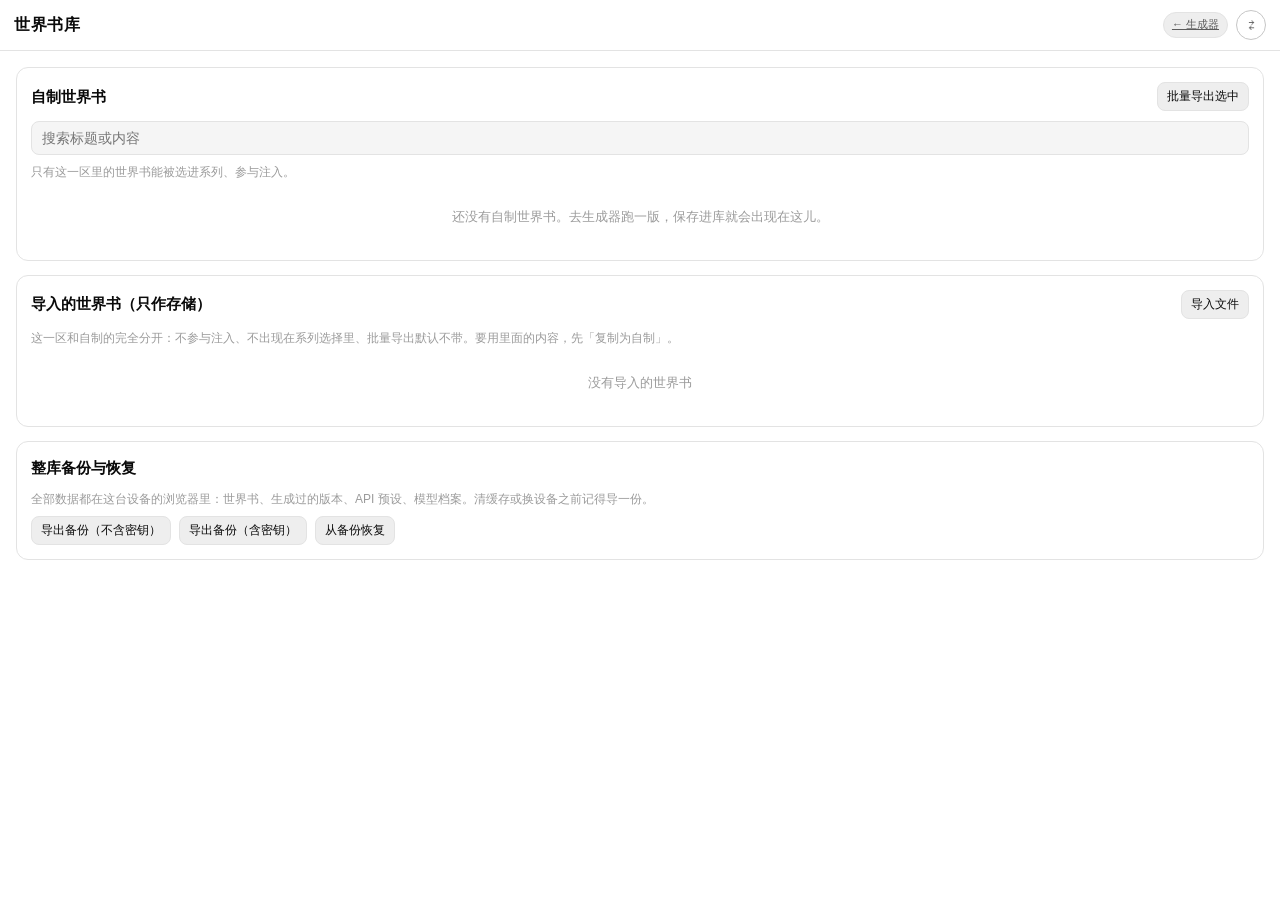
<file: worldbook/library.html>
<!DOCTYPE html>
<!--
  世界书库。只管存：自制区、导入区、查看、改名、导出、批量打包、整库备份。
  不调任何模型，没配 API 也能用。生成那一半在 index.html。
-->
<html lang="zh-CN">
<head>
<meta charset="UTF-8">
<meta name="viewport" content="width=device-width,initial-scale=1.0,viewport-fit=cover">
<meta name="apple-mobile-web-app-capable" content="yes">
<meta name="apple-mobile-web-app-title" content="世界书库">
<meta name="theme-color" content="#0f1115">
<title>世界书库</title>
<link rel="stylesheet" href="style.css">
<!-- 工具箱的统一外观：这两行必须排在本文件自己的样式之后，才压得住它原来的颜色 -->
<link rel="stylesheet" href="../theme.css">
<link rel="stylesheet" href="../skin/worldbook.css">
</head>
<body>
  <div id="app" class="app">
    <header class="topbar">
      <h1 class="brand">世界书库</h1>
      <div class="topbar-right">
        <a class="badge" href="index.html">← 生成器</a>
        <button class="tb-btn" data-tb-switch type="button" title="切换工具" aria-label="切换工具">⇄</button>
      </div>
    </header>
    <div class="body">
      <main id="view" class="view"></main>
    </div>
  </div>
  <div id="toast" class="toast"></div>
  <div id="modalRoot"></div>
  <script src="core.js"></script>
  <script src="lib.js"></script>
<script src="../shell.js" data-tool="wblib"></script>
</body>
</html>
</file>
<file: theme.css>
/*
  工具箱的底色 —— 所有工具共用的一套值。
  这里是唯一的真相来源：改颜色只改这个文件，别的地方都引它。

  规矩：纯黑白，一个彩色都不许有。
  层级全靠「深浅 + 发丝线」拉开，不靠颜色。要强调就反白（黑底白字）。

  命名前缀统一是 --tb-（toolbox）。各个工具内部原来叫什么就还叫什么
  （--ink / --text / --fg 都行，不用改名），只要在它自己的 :root 里
  把值指过来即可，例如：

      :root{
        --bg:      var(--tb-bg);
        --surface: var(--tb-surface);
        --ink:     var(--tb-ink);
        --line:    var(--tb-line);
        --accent:  var(--tb-accent);
      }

  这样一个工具接入只要加十几行，CSS 规则一条都不用动。
*/

:root{
  /* ---- 底 ---- */
  --tb-bg:#FFFFFF;
  --tb-surface:#FFFFFF;
  --tb-surface-2:#F5F5F5;
  --tb-sunk:#EEEEEE;

  /* ---- 字 ---- */
  --tb-ink:#0A0A0A;
  --tb-ink-soft:#5C5C5C;
  --tb-ink-faint:#9B9B9B;

  /* ---- 线 ---- */
  --tb-line:#E3E3E3;
  --tb-line-strong:#C6C6C6;

  /* ---- 强调 = 反白。没有彩色强调色这回事 ---- */
  --tb-accent:#0A0A0A;
  --tb-accent-ink:#FFFFFF;
  --tb-accent-soft:#F0F0F0;

  /* ---- 状态：也只有深浅，靠文案说清楚，不靠红绿 ---- */
  --tb-danger:#0A0A0A;
  --tb-danger-soft:#EEEEEE;
  --tb-ok:#5C5C5C;
  --tb-ok-soft:#F5F5F5;

  /* ---- 圆角 ---- */
  --tb-r-s:6px;
  --tb-r-m:10px;
  --tb-r-l:14px;
  --tb-r-pill:999px;

  /* ---- 间距（4 的倍数，别再各自发明） ---- */
  --tb-s1:4px;
  --tb-s2:8px;
  --tb-s3:12px;
  --tb-s4:16px;
  --tb-s5:24px;
  --tb-s6:32px;

  /* ---- 字体 ---- */
  --tb-font:-apple-system,BlinkMacSystemFont,"Segoe UI",Roboto,
            "PingFang SC","Noto Sans SC","Microsoft YaHei",sans-serif;
  --tb-mono:"DM Mono","SF Mono",ui-monospace,SFMono-Regular,Menlo,Consolas,monospace;

  /* ---- 阴影：黑白里阴影很容易脏，所以几乎不用，层级交给线 ---- */
  --tb-shadow-1:none;
  --tb-shadow-2:0 2px 10px rgba(0,0,0,.08);
}

/*
  夜间。两个入口都认：跟系统（prefers-color-scheme），
  以及手动切到 data-theme="dark"。
  手动切到 light 时要能压住系统的夜间，所以下面那条 :not() 是必须的。

  底是真正的纯黑 —— OLED 屏上黑下去就是不发光，夜里看着最舒服。
*/
@media (prefers-color-scheme:dark){
  :root:not([data-theme="light"]){
    --tb-bg:#000000;
    --tb-surface:#0D0D0D;
    --tb-surface-2:#171717;
    --tb-sunk:#0A0A0A;

    --tb-ink:#F5F5F5;
    --tb-ink-soft:#A0A0A0;
    --tb-ink-faint:#6B6B6B;

    --tb-line:#232323;
    --tb-line-strong:#3A3A3A;

    --tb-accent:#F5F5F5;
    --tb-accent-ink:#000000;
    --tb-accent-soft:#1A1A1A;

    --tb-danger:#F5F5F5;
    --tb-danger-soft:#1A1A1A;
    --tb-ok:#A0A0A0;
    --tb-ok-soft:#171717;

    --tb-shadow-1:none;
    --tb-shadow-2:0 2px 12px rgba(0,0,0,.6);
  }
}

:root[data-theme="dark"]{
  --tb-bg:#000000;
  --tb-surface:#0D0D0D;
  --tb-surface-2:#171717;
  --tb-sunk:#0A0A0A;

  --tb-ink:#F5F5F5;
  --tb-ink-soft:#A0A0A0;
  --tb-ink-faint:#6B6B6B;

  --tb-line:#232323;
  --tb-line-strong:#3A3A3A;

  --tb-accent:#F5F5F5;
  --tb-accent-ink:#000000;
  --tb-accent-soft:#1A1A1A;

  --tb-danger:#F5F5F5;
  --tb-danger-soft:#1A1A1A;
  --tb-ok:#A0A0A0;
  --tb-ok-soft:#171717;

  --tb-shadow-1:none;
  --tb-shadow-2:0 2px 12px rgba(0,0,0,.6);
}

/* ═══════════════════════════════════════════════════════════
   外壳的零件：切换工具的面板、兜底的角标按钮、各工具顶栏里那两颗按钮。
   这些类名全站通用，shell.js 认的就是它们。
   ═══════════════════════════════════════════════════════════ */

/* 顶栏里的标准按钮：工具自己的头部放两个，长这样 */
.tb-btn{
  flex:none;display:grid;place-items:center;
  width:30px;height:30px;padding:0;
  font-family:var(--tb-font);font-size:14px;line-height:1;
  color:var(--tb-ink-soft);background:transparent;
  border:1px solid var(--tb-line-strong);border-radius:var(--tb-r-pill);
  cursor:pointer;text-decoration:none;
}
.tb-btn:active{background:var(--tb-sunk);color:var(--tb-ink)}

/* 工具没地方放按钮时的兜底：右下角一颗 */
.tb-fab{
  position:fixed;right:14px;bottom:calc(14px + env(safe-area-inset-bottom));
  width:38px;height:38px;z-index:9998;
  font-size:15px;line-height:1;cursor:pointer;
  color:var(--tb-ink);background:var(--tb-surface);
  border:1px solid var(--tb-line-strong);border-radius:var(--tb-r-pill);
  box-shadow:var(--tb-shadow-2);
}

/* 切换面板：从右边滑进来，盖在工具上面，不动工具自己的布局 */
.tb-sheet{
  position:fixed;inset:0;z-index:9999;
  opacity:0;pointer-events:none;transition:opacity .16s;
  font-family:var(--tb-font);
}
.tb-sheet.on{opacity:1;pointer-events:auto}
.tb-sheet-scrim{position:absolute;inset:0;background:rgba(0,0,0,.45)}
.tb-sheet-panel{
  position:absolute;top:0;right:0;bottom:0;width:min(300px,86vw);
  overflow-y:auto;padding:calc(env(safe-area-inset-top) + 16px) 14px
           calc(env(safe-area-inset-bottom) + 20px);
  background:var(--tb-bg);border-left:1px solid var(--tb-line);
  transform:translateX(12px);transition:transform .16s;
}
.tb-sheet.on .tb-sheet-panel{transform:none}
.tb-sheet-home{
  display:block;padding:8px 10px;margin-bottom:6px;
  font-size:13px;color:var(--tb-ink);text-decoration:none;
  border:1px solid var(--tb-line);border-radius:var(--tb-r-m);
}
.tb-sheet-sec{
  font-family:var(--tb-mono);font-size:10px;letter-spacing:.16em;
  color:var(--tb-ink-faint);margin:14px 0 6px 10px;
}
.tb-sheet-item{
  display:grid;grid-template-columns:26px 1fr;gap:2px 10px;
  padding:9px 10px;margin-bottom:2px;border-radius:var(--tb-r-m);
  text-decoration:none;color:var(--tb-ink);
}
.tb-sheet-item:active{background:var(--tb-surface-2)}
.tb-sheet-item.on{background:var(--tb-accent);color:var(--tb-accent-ink)}
.tb-sheet-item .tb-g{
  grid-row:1/3;width:26px;height:26px;display:grid;place-items:center;
  font-size:12px;border:1px solid var(--tb-line-strong);border-radius:8px;
}
.tb-sheet-item.on .tb-g{border-color:var(--tb-accent-ink)}
.tb-sheet-item .tb-n{font-size:14px;font-weight:600}
.tb-sheet-item .tb-d{font-size:11px;color:var(--tb-ink-faint)}
.tb-sheet-item.on .tb-d{color:var(--tb-accent-ink);opacity:.75}
.tb-sheet-theme{
  display:block;width:100%;margin-top:16px;padding:9px 10px;
  font-family:var(--tb-font);font-size:13px;text-align:left;cursor:pointer;
  color:var(--tb-ink-soft);background:transparent;
  border:1px solid var(--tb-line);border-radius:var(--tb-r-m);
}
</file>
<file: skin/archive.css>
/* Chat Archive 的换肤表。--script（手写体）和 --img-max 不是颜色，留着。 */
/*
  选择器为什么写成 :root:root:root —— 不是手滑。

  这些工具自己的暗色块长这样：

      @media (prefers-color-scheme: dark){ :root:not([data-theme="light"]){ --bg:#131211 } }

  那个 :not() 让它的权重是 (0,0,2,0)，比普通的 :root (0,0,1,0) 高，
  所以单写 :root 压不住它，夜里就会露出它自己的老颜色。
  重复三次把权重抬到 (0,0,3,0)，才稳稳盖过去。

  想给某个工具单独换颜色，写得比这更具体就行（比如加一层 html）。
*/
:root:root:root{
  --bg:var(--tb-bg);
  --panel:var(--tb-surface);
  --panel-2:var(--tb-surface-2);
  --sunk:var(--tb-sunk);
  --paper:var(--tb-surface);
  --fg:var(--tb-ink);
  --fg-2:var(--tb-ink-soft);
  --fg-3:var(--tb-ink-faint);
  --fg-4:var(--tb-ink-faint);
  --ink:var(--tb-ink);
  --line:var(--tb-line);
  --line-2:var(--tb-line-strong);
  --mark-bg:var(--tb-accent-soft);
  --mark-fg:var(--tb-ink);
  --r:var(--tb-r-m);
  --r-sm:var(--tb-r-s);
  --shadow-1:var(--tb-shadow-1);
  --shadow-2:var(--tb-shadow-2);
  --shadow-3:var(--tb-shadow-2);
  --font:var(--tb-font);
  --mono:var(--tb-mono);
}
</file>
<file: skin/imgtest.css>
/* 图床工具箱的换肤表。规则不动，只换变量的值。 */
/*
  选择器为什么写成 :root:root:root —— 不是手滑。

  这些工具自己的暗色块长这样：

      @media (prefers-color-scheme: dark){ :root:not([data-theme="light"]){ --bg:#131211 } }

  那个 :not() 让它的权重是 (0,0,2,0)，比普通的 :root (0,0,1,0) 高，
  所以单写 :root 压不住它，夜里就会露出它自己的老颜色。
  重复三次把权重抬到 (0,0,3,0)，才稳稳盖过去。

  想给某个工具单独换颜色，写得比这更具体就行（比如加一层 html）。
*/
:root:root:root{
  --bg:var(--tb-bg);
  --bg-panel:var(--tb-surface);
  --bg-raised:var(--tb-surface-2);
  --border:var(--tb-line);
  --text:var(--tb-ink);
  --text-dim:var(--tb-ink-soft);
  --text-faint:var(--tb-ink-faint);
  --accent:var(--tb-accent);
  --accent-text:var(--tb-accent-ink);
  --danger:var(--tb-danger);
  --danger-bg:var(--tb-danger-soft);
  --ok:var(--tb-ok);
  --ok-bg:var(--tb-ok-soft);
  --radius:var(--tb-r-m);
  --sans:var(--tb-font);
  --mono:var(--tb-mono);
}
</file>
<file: worldbook/style.css>
/* 深色为主，跟 EveChat 那边的黑底一致。移动端优先：侧栏在窄屏是抽屉。 */
:root {
  --bg: #0d0f13;
  --bg-1: #14171d;
  --bg-2: #1b1f27;
  --bg-3: #232833;
  --line: #2c323e;
  --fg: #e8ebf0;
  --fg-dim: #97a0b0;
  --fg-faint: #646d7d;
  --accent: #6ea8fe;
  --accent-dim: #2b4a7d;
  --ok: #4ec9a0;
  --warn: #e8b352;
  --bad: #ef6f6f;
  --radius: 10px;
  --mono: ui-monospace, SFMono-Regular, "SF Mono", Menlo, Consolas, monospace;
}
* { box-sizing: border-box; }
html, body {
  margin: 0; padding: 0; height: 100%;
  background: var(--bg); color: var(--fg);
  font: 15px/1.6 -apple-system, BlinkMacSystemFont, "Segoe UI", "PingFang SC", "Microsoft YaHei", sans-serif;
  -webkit-text-size-adjust: 100%;
}
.app { display: flex; flex-direction: column; height: 100%; }
.topbar {
  display: flex; align-items: center; gap: 10px;
  padding: calc(env(safe-area-inset-top) + 10px) 14px 10px;
  background: var(--bg-1); border-bottom: 1px solid var(--line); flex: none;
}
.brand { font-size: 16px; font-weight: 600; margin: 0; letter-spacing: .5px; }
.topbar-right { margin-left: auto; display: flex; align-items: center; gap: 8px; }
.body { display: flex; flex: 1; min-height: 0; }
.nav {
  width: 176px; flex: none; background: var(--bg-1); border-right: 1px solid var(--line);
  display: flex; flex-direction: column; padding: 10px 8px; gap: 2px; overflow-y: auto;
}
.nav-item {
  display: block; padding: 10px 12px; border-radius: var(--radius);
  color: var(--fg-dim); cursor: pointer; user-select: none; font-size: 14px;
}
.nav-item:hover { background: var(--bg-2); color: var(--fg); }
.nav-item.active { background: var(--accent-dim); color: #fff; }
.nav-foot { margin-top: auto; padding: 12px; }
.nav-hint { font-size: 11px; color: var(--fg-faint); line-height: 1.5; }
.nav-scrim { display: none; }
.view { flex: 1; min-width: 0; overflow-y: auto; padding: 16px; padding-bottom: calc(env(safe-area-inset-bottom) + 32px); }

@media (max-width: 720px) {
  .nav {
    position: fixed; top: 0; left: 0; bottom: 0; z-index: 40; width: 200px;
    transform: translateX(-100%); transition: transform .2s ease;
    padding-top: calc(env(safe-area-inset-top) + 14px);
  }
  .nav.open { transform: none; }
  .nav-scrim.show { display: block; position: fixed; inset: 0; background: rgba(0,0,0,.5); z-index: 39; }
  .view { padding: 12px; }
}

/* ---- 通用零件 ---- */
h2.sec { font-size: 15px; margin: 0 0 10px; font-weight: 600; }
h3.sub { font-size: 13px; margin: 16px 0 8px; color: var(--fg-dim); font-weight: 600; }
.card { background: var(--bg-1); border: 1px solid var(--line); border-radius: 12px; padding: 14px; margin-bottom: 14px; }
.card-head { display: flex; align-items: center; gap: 8px; margin-bottom: 10px; flex-wrap: wrap; }
.card-head h2 { margin: 0; font-size: 15px; font-weight: 600; }
.card-head .spacer { margin-left: auto; }
.row { display: flex; gap: 8px; align-items: center; flex-wrap: wrap; }
.row.tight { gap: 6px; }
.col { display: flex; flex-direction: column; gap: 8px; }
.grid2 { display: grid; grid-template-columns: repeat(auto-fit, minmax(210px, 1fr)); gap: 10px; }
.field { display: flex; flex-direction: column; gap: 5px; min-width: 0; }
.field > label { font-size: 12px; color: var(--fg-dim); }
.hint { font-size: 12px; color: var(--fg-faint); line-height: 1.5; }
.hint.warnish { color: var(--warn); }
.spacer { flex: 1; }

input[type=text], input[type=password], input[type=number], select, textarea {
  width: 100%; background: var(--bg-2); color: var(--fg);
  border: 1px solid var(--line); border-radius: 8px; padding: 8px 10px;
  font-size: 14px; font-family: inherit; outline: none;
}
input:focus, select:focus, textarea:focus { border-color: var(--accent); }
textarea { resize: vertical; min-height: 72px; line-height: 1.6; }
textarea.mono, pre.mono, .mono { font-family: var(--mono); font-size: 13px; }
select { appearance: none; background-image: linear-gradient(45deg, transparent 50%, var(--fg-faint) 50%), linear-gradient(135deg, var(--fg-faint) 50%, transparent 50%); background-position: right 14px center, right 9px center; background-size: 5px 5px, 5px 5px; background-repeat: no-repeat; padding-right: 26px; }

button, .btn {
  background: var(--bg-3); color: var(--fg); border: 1px solid var(--line);
  border-radius: 8px; padding: 8px 13px; font-size: 13px; cursor: pointer;
  font-family: inherit; white-space: nowrap;
}
button:hover, .btn:hover { background: var(--line); }
button:disabled { opacity: .45; cursor: not-allowed; }
button.primary { background: var(--accent-dim); border-color: #36507f; color: #fff; }
button.primary:hover { background: #35578f; }
button.ghost { background: transparent; }
button.danger { color: var(--bad); border-color: #4a2b2b; }
button.small { padding: 5px 9px; font-size: 12px; }
.icon-btn { background: transparent; border: none; font-size: 18px; padding: 4px 6px; color: var(--fg-dim); }
@media (min-width: 721px) { #navToggle { display: none; } }

.badge {
  font-size: 11px; padding: 3px 8px; border-radius: 999px;
  background: var(--bg-3); color: var(--fg-dim); border: 1px solid var(--line);
  white-space: nowrap; max-width: 46vw; overflow: hidden; text-overflow: ellipsis;
}
.badge.ok { color: var(--ok); border-color: #285046; }
.badge.warn { color: var(--warn); border-color: #5a4622; }
.badge.bad { color: var(--bad); border-color: #5a2c2c; }
.badge.accent { color: var(--accent); border-color: var(--accent-dim); }

.chip {
  display: inline-flex; align-items: center; gap: 5px; font-size: 12px;
  padding: 4px 9px; border-radius: 999px; background: var(--bg-2);
  border: 1px solid var(--line); color: var(--fg-dim); cursor: pointer;
}
.chip.on { background: var(--accent-dim); color: #fff; border-color: #36507f; }
.chip .x { color: var(--fg-faint); font-size: 14px; line-height: 1; }
.chip .x:hover { color: var(--bad); }

.list { display: flex; flex-direction: column; gap: 8px; }
.item {
  background: var(--bg-2); border: 1px solid var(--line); border-radius: 10px;
  padding: 10px 12px; display: flex; gap: 10px; align-items: center;
}
.item.clickable { cursor: pointer; }
.item.clickable:hover { border-color: var(--accent-dim); }
.item .title { font-size: 14px; font-weight: 500; }
.item .meta { font-size: 11px; color: var(--fg-faint); margin-top: 2px; }
.item .grow { flex: 1; min-width: 0; }
.item .title, .item .meta { overflow: hidden; text-overflow: ellipsis; white-space: nowrap; }
.empty { color: var(--fg-faint); font-size: 13px; padding: 18px; text-align: center; }

pre.out {
  background: var(--bg-2); border: 1px solid var(--line); border-radius: 10px;
  padding: 12px; overflow-x: auto; white-space: pre-wrap; word-break: break-word;
  font-family: var(--mono); font-size: 13px; line-height: 1.65; margin: 0; max-height: 60vh; overflow-y: auto;
}
pre.out.short { max-height: 240px; }

.toast {
  position: fixed; left: 50%; bottom: calc(env(safe-area-inset-bottom) + 24px);
  transform: translateX(-50%) translateY(20px); opacity: 0; pointer-events: none;
  background: #2a3040; color: var(--fg); border: 1px solid var(--line);
  padding: 10px 16px; border-radius: 999px; font-size: 13px; z-index: 100;
  transition: opacity .18s, transform .18s; max-width: 86vw; text-align: center;
}
.toast.show { opacity: 1; transform: translateX(-50%) translateY(0); }
.toast.bad { border-color: #5a2c2c; color: #ffb3b3; }

.modal-scrim {
  position: fixed; inset: 0; background: rgba(0,0,0,.6); z-index: 50;
  display: flex; align-items: center; justify-content: center; padding: 16px;
}
.modal {
  background: var(--bg-1); border: 1px solid var(--line); border-radius: 14px;
  width: min(640px, 100%); max-height: 86vh; display: flex; flex-direction: column;
}
.modal-head { padding: 14px 16px; border-bottom: 1px solid var(--line); display: flex; align-items: center; gap: 8px; }
.modal-head h3 { margin: 0; font-size: 15px; font-weight: 600; }
.modal-body { padding: 16px; overflow-y: auto; }
.modal-foot { padding: 12px 16px; border-top: 1px solid var(--line); display: flex; gap: 8px; justify-content: flex-end; }

/* ---- 审查报告 ---- */
.rule { border: 1px solid var(--line); border-radius: 10px; margin-bottom: 8px; background: var(--bg-2); overflow: hidden; }
.rule-head { display: flex; align-items: center; gap: 9px; padding: 10px 12px; cursor: pointer; }
.rule-head .name { font-size: 13px; flex: 1; min-width: 0; }
.rule-body { padding: 0 12px 12px; font-size: 13px; color: var(--fg-dim); border-top: 1px solid var(--line); padding-top: 10px; }
.rule.pass { border-left: 3px solid var(--ok); }
.rule.warn { border-left: 3px solid var(--warn); }
.rule.fail { border-left: 3px solid var(--bad); }
.rule.skip { border-left: 3px solid var(--fg-faint); opacity: .7; }
.evidence { background: var(--bg-3); border-radius: 6px; padding: 7px 9px; margin: 6px 0; font-family: var(--mono); font-size: 12px; white-space: pre-wrap; word-break: break-word; }
.evidence .ln { color: var(--fg-faint); margin-right: 8px; }
mark { background: #6b4a1e; color: #ffd591; border-radius: 3px; padding: 0 2px; }

.meter { height: 6px; background: var(--bg-3); border-radius: 999px; overflow: hidden; }
.meter > i { display: block; height: 100%; background: var(--accent); }
.meter.ok > i { background: var(--ok); }
.meter.warn > i { background: var(--warn); }
.meter.bad > i { background: var(--bad); }
.kpi { display: flex; gap: 14px; flex-wrap: wrap; }
.kpi > div { min-width: 92px; }
.kpi .k { font-size: 11px; color: var(--fg-faint); }
.kpi .v { font-size: 19px; font-weight: 600; }

.stage { display: flex; align-items: center; gap: 8px; font-size: 13px; padding: 5px 0; color: var(--fg-dim); }
.stage .dot { width: 8px; height: 8px; border-radius: 50%; background: var(--bg-3); flex: none; }
.stage.run .dot { background: var(--accent); animation: pulse 1s infinite; }
.stage.done .dot { background: var(--ok); }
.stage.err .dot { background: var(--bad); }
@keyframes pulse { 0%,100% { opacity: 1 } 50% { opacity: .3 } }

.tabs { display: flex; gap: 4px; border-bottom: 1px solid var(--line); margin-bottom: 12px; overflow-x: auto; }
.tab { padding: 8px 12px; font-size: 13px; color: var(--fg-dim); cursor: pointer; border-bottom: 2px solid transparent; white-space: nowrap; }
.tab.active { color: var(--fg); border-bottom-color: var(--accent); }

.diff-line { font-family: var(--mono); font-size: 12px; white-space: pre-wrap; word-break: break-word; padding: 1px 6px; }
.diff-line.add { background: rgba(78,201,160,.13); color: #9fe8ce; }
.diff-line.del { background: rgba(239,111,111,.13); color: #f0aaaa; }
.diff-line.same { color: var(--fg-faint); }

.search-wrap { position: relative; }
.model-list { max-height: 320px; overflow-y: auto; border: 1px solid var(--line); border-radius: 8px; background: var(--bg-2); }
.model-row { padding: 8px 11px; font-size: 13px; cursor: pointer; border-bottom: 1px solid rgba(255,255,255,.04); font-family: var(--mono); }
.model-row:hover { background: var(--bg-3); }
.model-row.sel { background: var(--accent-dim); color: #fff; }


/* 详细分析是唯一一块长段落文字：行距放宽、保留换行、限宽，不然一屏扫过去很累 */
.prose {
  white-space: pre-wrap;
  line-height: 1.85;
  font-size: 14px;
  color: var(--fg);
  max-width: 68ch;
}
</file>
<file: skin/worldbook.css>
/*
  世界书生成器 / 世界书库的换肤表。
  它原来是深灰底的单色系，本来就最接近黑白，主要是把几档灰对齐到全站那几档。
*/
/*
  选择器为什么写成 :root:root:root —— 不是手滑。

  这些工具自己的暗色块长这样：

      @media (prefers-color-scheme: dark){ :root:not([data-theme="light"]){ --bg:#131211 } }

  那个 :not() 让它的权重是 (0,0,2,0)，比普通的 :root (0,0,1,0) 高，
  所以单写 :root 压不住它，夜里就会露出它自己的老颜色。
  重复三次把权重抬到 (0,0,3,0)，才稳稳盖过去。

  想给某个工具单独换颜色，写得比这更具体就行（比如加一层 html）。
*/
:root:root:root{
  --bg:var(--tb-bg);
  --bg-1:var(--tb-surface);
  --bg-2:var(--tb-surface-2);
  --bg-3:var(--tb-sunk);
  --fg:var(--tb-ink);
  --fg-dim:var(--tb-ink-soft);
  --fg-faint:var(--tb-ink-faint);
  --line:var(--tb-line);
  --accent:var(--tb-accent);
  --accent-dim:var(--tb-accent);
  --ok:var(--tb-ok);
  --warn:var(--tb-ink-soft);
  --bad:var(--tb-ink);
  --radius:var(--tb-r-m);
  --mono:var(--tb-mono);
}
</file>
